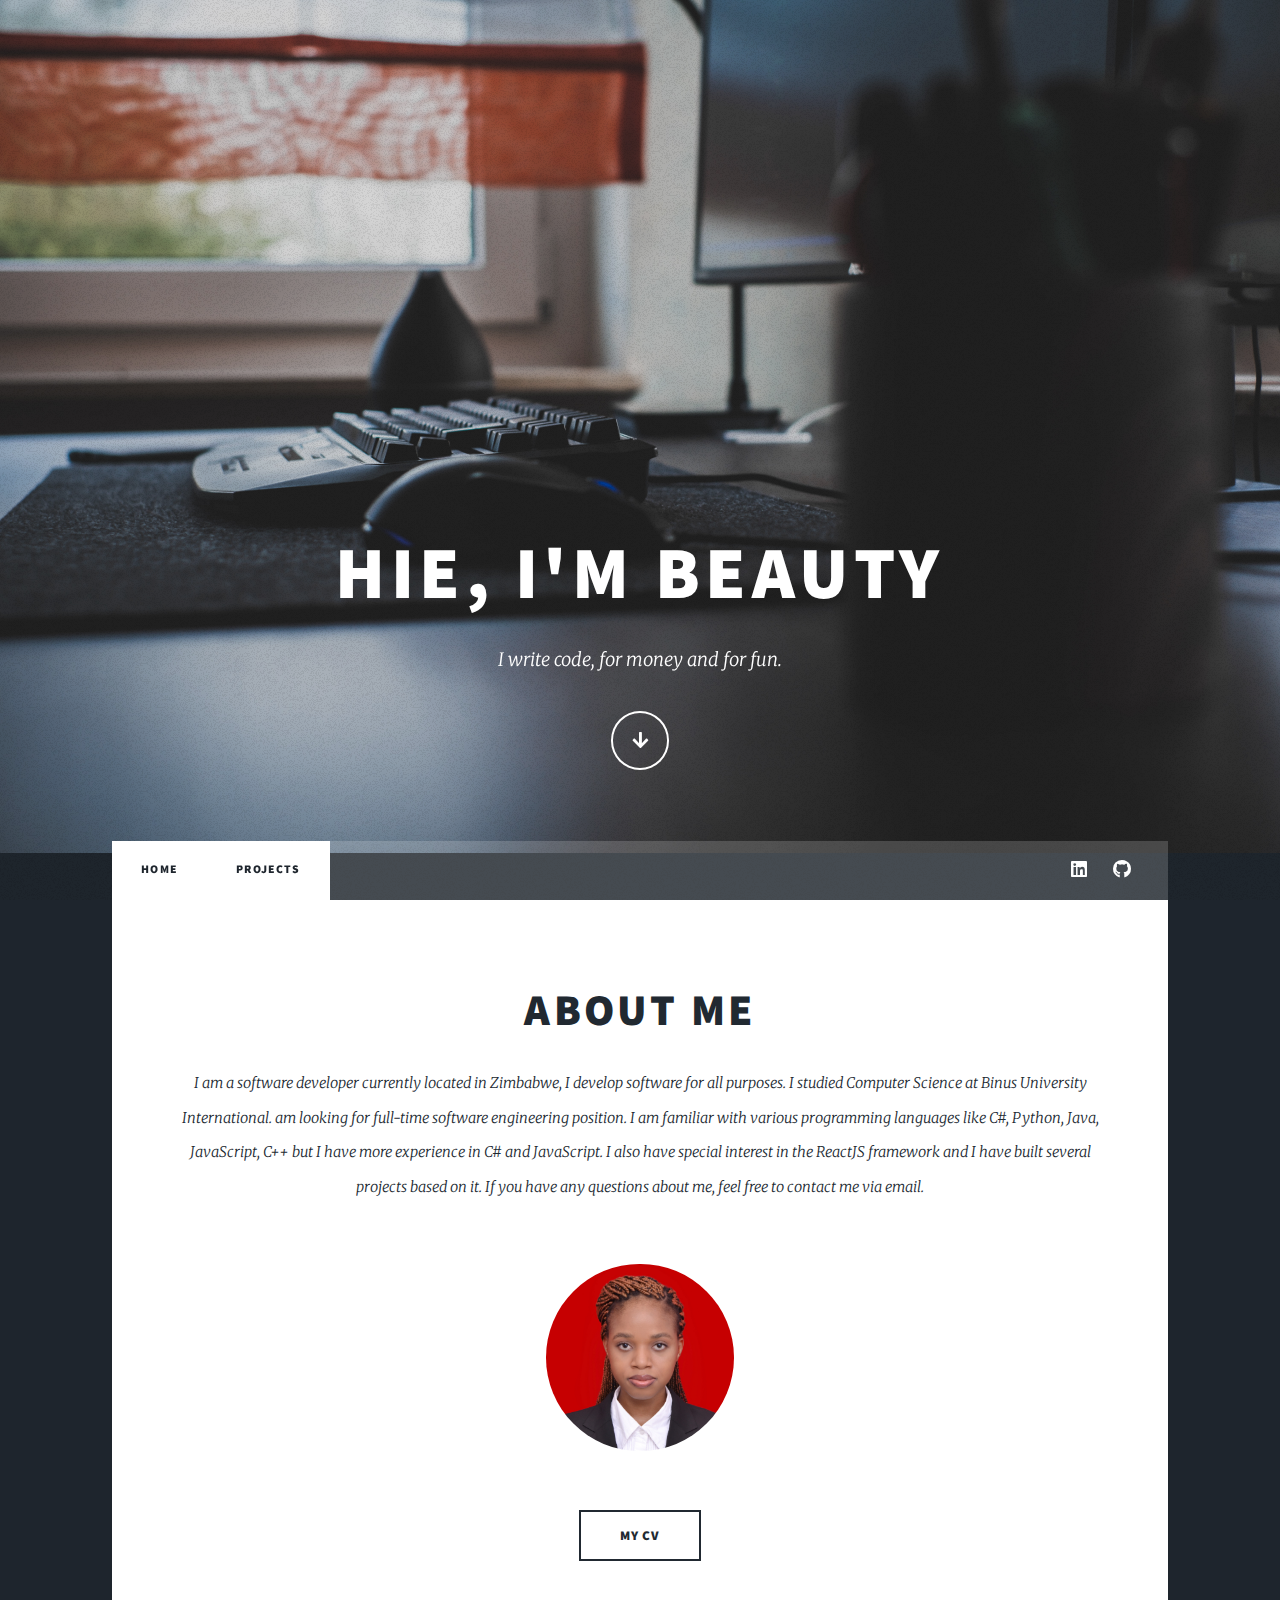
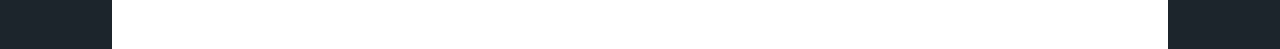
<file: index.html>
<!DOCTYPE html>

<html>
  <head>
    <title>Portfolio by Beauty</title>
    <meta charset="utf-8" />
    <meta
      name="viewport"
      content="width=device-width, initial-scale=1, user-scalable=no"
    />
    <link rel="stylesheet" href="assets/css/main.css" />
    <noscript><link rel="stylesheet" href="assets/css/noscript.css"/></noscript>
  </head>
  <body class="is-preload">
    <!-- Wrapper -->
    <div id="wrapper" class="fade-in">
      <!-- Intro -->
      <div id="intro">
        <h1>Hie, I'm Beauty</h1>
        <p>I write code, for money and for fun.</p>
        <ul class="actions">
          <li>
            <a
              href="#header"
              class="button icon solid solo fa-arrow-down scrolly"
              >Continue</a
            >
          </li>
        </ul>
      </div>

      <!-- Header -->
      <header id="header">
        <a href="projects.html" class="logo">Portfolio</a>
      </header>

      <!-- Nav -->
      <nav id="nav">
        <ul class="links">
          <li class="active"><a href="index.html">Home</a></li>
          <li class="active"><a href="projects.html">Projects</a></li>
        </ul>
        <ul class="icons">
          <li>
            <a
              href="https://www.linkedin.com/in/beauty-tasara-263a631b1"
              class="icon brands fa-linkedin"
              ><span class="label">Linkedin</span></a
            >
          </li>
          <li>
            <a
              href="https://github.com/beautytasara27"
              class="icon brands fa-github"
              ><span class="label">GitHub</span></a
            >
          </li>
        </ul>
      </nav>

      <!-- Main -->
      <div id="main">
        <!-- Featured Post -->
        <article class="post featured">
          <header class="major">
            <h2>About me</h2>
            <p>
              I am a software developer currently located in Zimbabwe, I
              develop software for all purposes. I studied Computer Science at Binus University International.  am looking for full-time software engineering position.
              I am familiar with various programming languages like C#, Python, Java, JavaScript, C++ but I have more experience in C# and JavaScript. I also have special interest in the ReactJS framework and I have built several 
              projects based on it. If you have any questions about me, feel free to contact me via email.
          </header>
          <div href="" class="image main">
            <img src="images/resized.jpg" alt="" />
          </div>

          <ul class="actions special">
            <li>
              <a
                href="https://drive.google.com/file/d/131yFMiPRzU1j66OeHDDwcb4eJAnkyr_R/view?usp=sharing"
                class="button large"
                >My CV</a
              >
            </li>
          </ul>
        </article>

        <!-- Footer -->
        <!--<footer>
								<div class="pagination">
								
									<a href="#" class="page active">1</a>
									<a href="#" class="page">2</a>
									<a href="#" class="page">3</a>
									<span class="extra">&hellip;</span>
									<a href="#" class="page">8</a>
									<a href="#" class="page">9</a>
									<a href="#" class="page">10</a>
									<a href="#" class="next">Next</a>
								</div>
							</footer>
						--></div>
      <!-- 
			
					<footer id="footer">
						<section>
							<form method="post" action="#">
								<div class="fields">
									<div class="field">
										<label for="name">Name</label>
										<input type="text" name="name" id="name" />
									</div>
									<div class="field">
										<label for="email">Email</label>
										<input type="text" name="email" id="email" />
									</div>
									<div class="field">
										<label for="message">Message</label>
										<textarea name="message" id="message" rows="3"></textarea>
									</div>
								</div>
								<ul class="actions">
									<li><input type="submit" value="Send Message" /></li>
								</ul>
							</form>
						</section>
						<section class="split contact">
							<section class="alt">
								<h3>Address</h3>
								<p>Binus Square<br />
								West Jakarta</p>
							</section>
							<section>
								<h3>Phone</h3>
								<p><a href="#"">+6281314871028</a></p>
							</section>
							<section>
								<h3>Email</h3>
								<p><a href="#">beautytasara27@gmail.com</a></p>
							</section>
							<section>
								<h3>Social</h3>
								<ul class="icons alt">
									<li><a href="https://www.linkedin.com/in/beauty-tasara-263a631b1" class="icon brands alt fa-linkedin"><span class="label">Linkedin</span></a></li>
									<li><a href="https://github.com/beautytasara27" class="icon brands alt fa-github"><span class="label">GitHub</span></a></li>
								</ul>
							</section>
						</section>
					</footer>
				 -->
      <!-- Copyright
					<div id="copyright">
						<ul><li>&copy; Untitled</li><li>Design: <a href="https://html5up.net">HTML5 UP</a></li></ul>
					</div>-->
    </div>

    <!-- Scripts -->
    <script src="assets/js/jquery.min.js"></script>
    <script src="assets/js/jquery.scrollex.min.js"></script>
    <script src="assets/js/jquery.scrolly.min.js"></script>
    <script src="assets/js/browser.min.js"></script>
    <script src="assets/js/breakpoints.min.js"></script>
    <script src="assets/js/util.js"></script>
    <script src="assets/js/main.js"></script>
  </body>
</html>
</file>
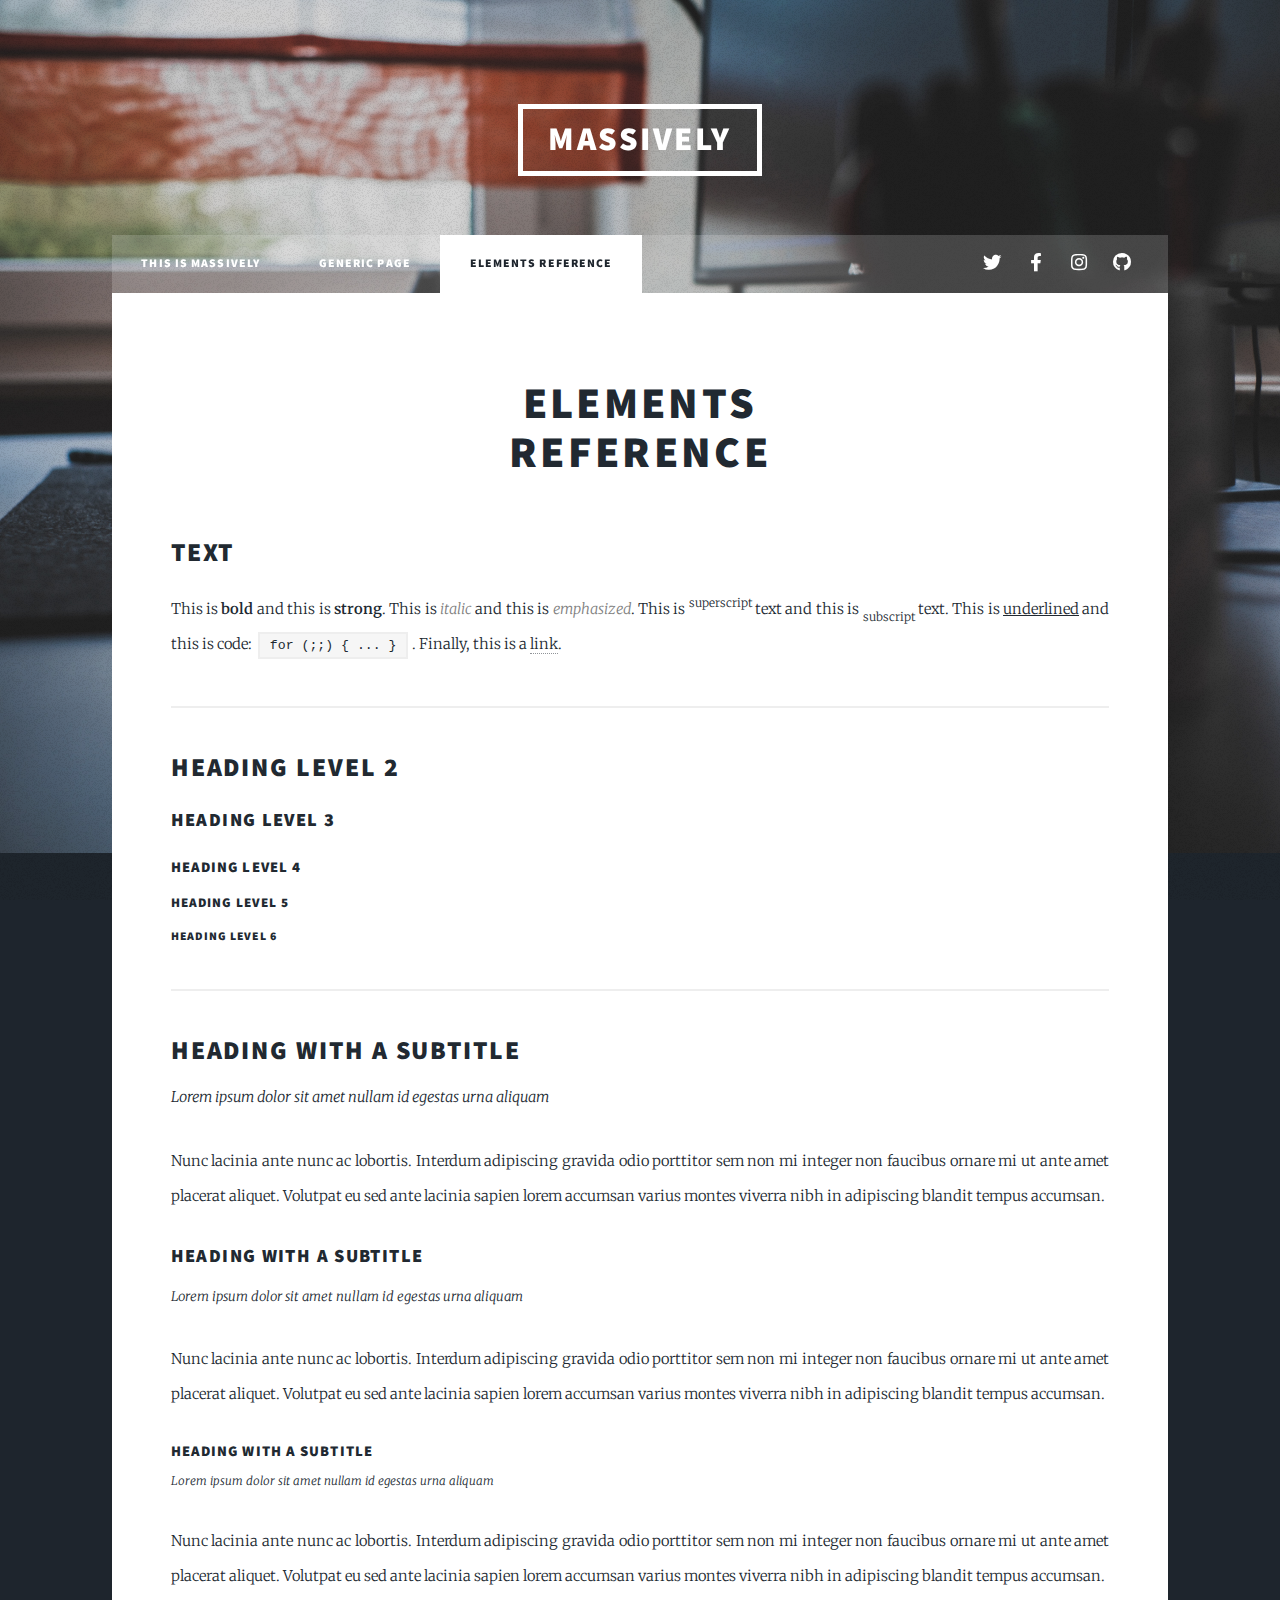
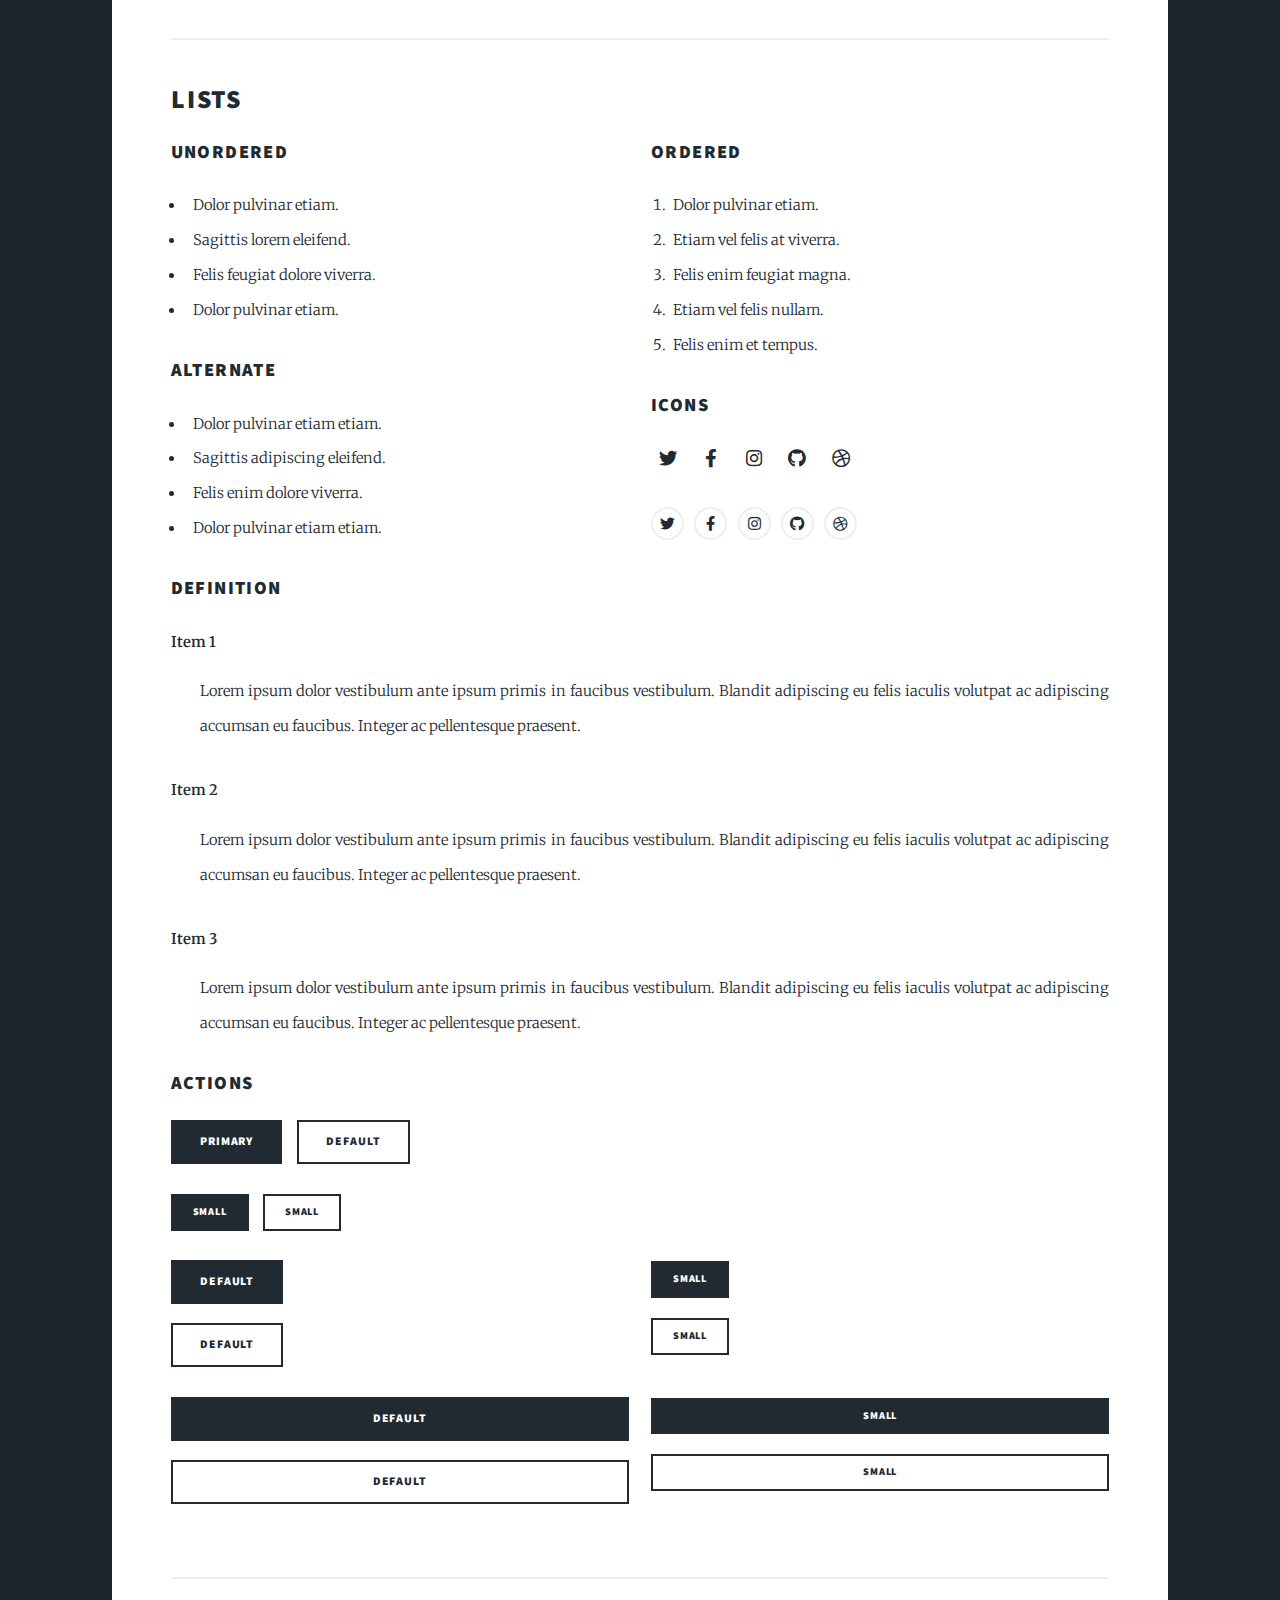
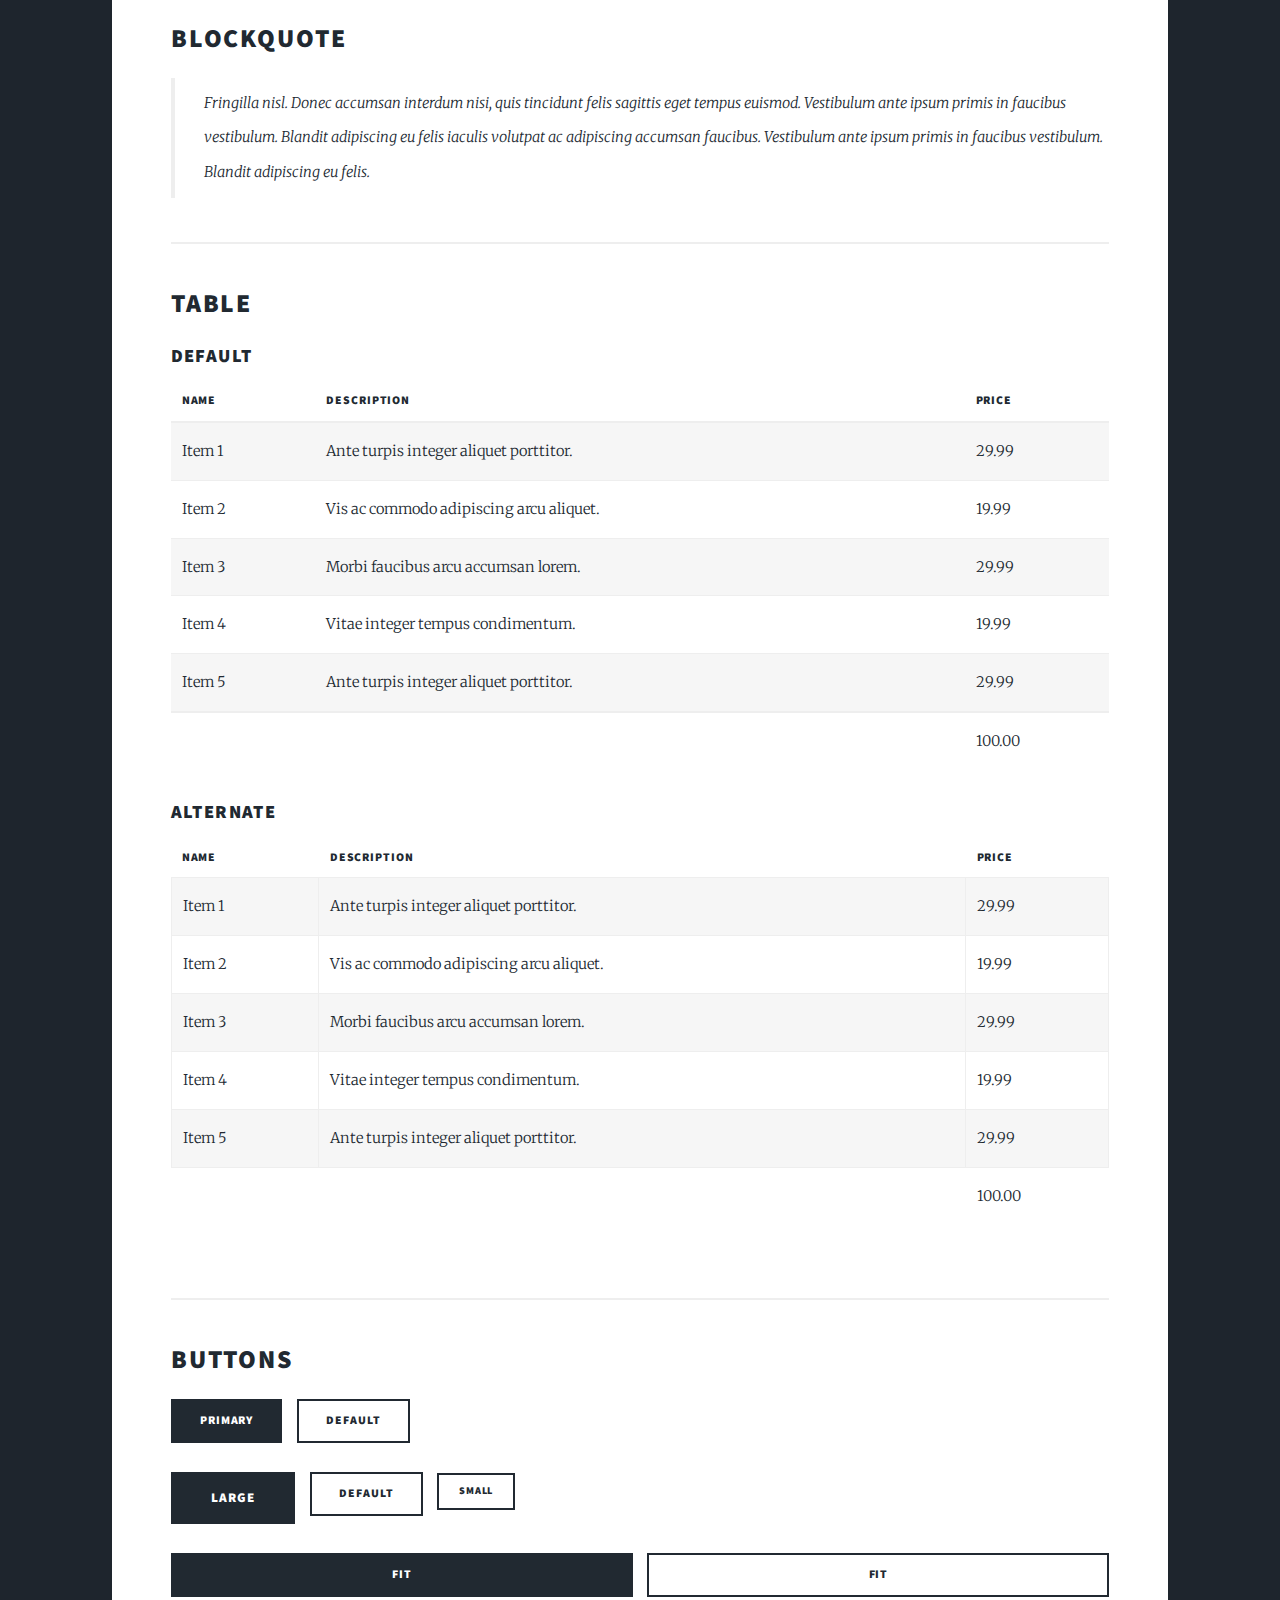
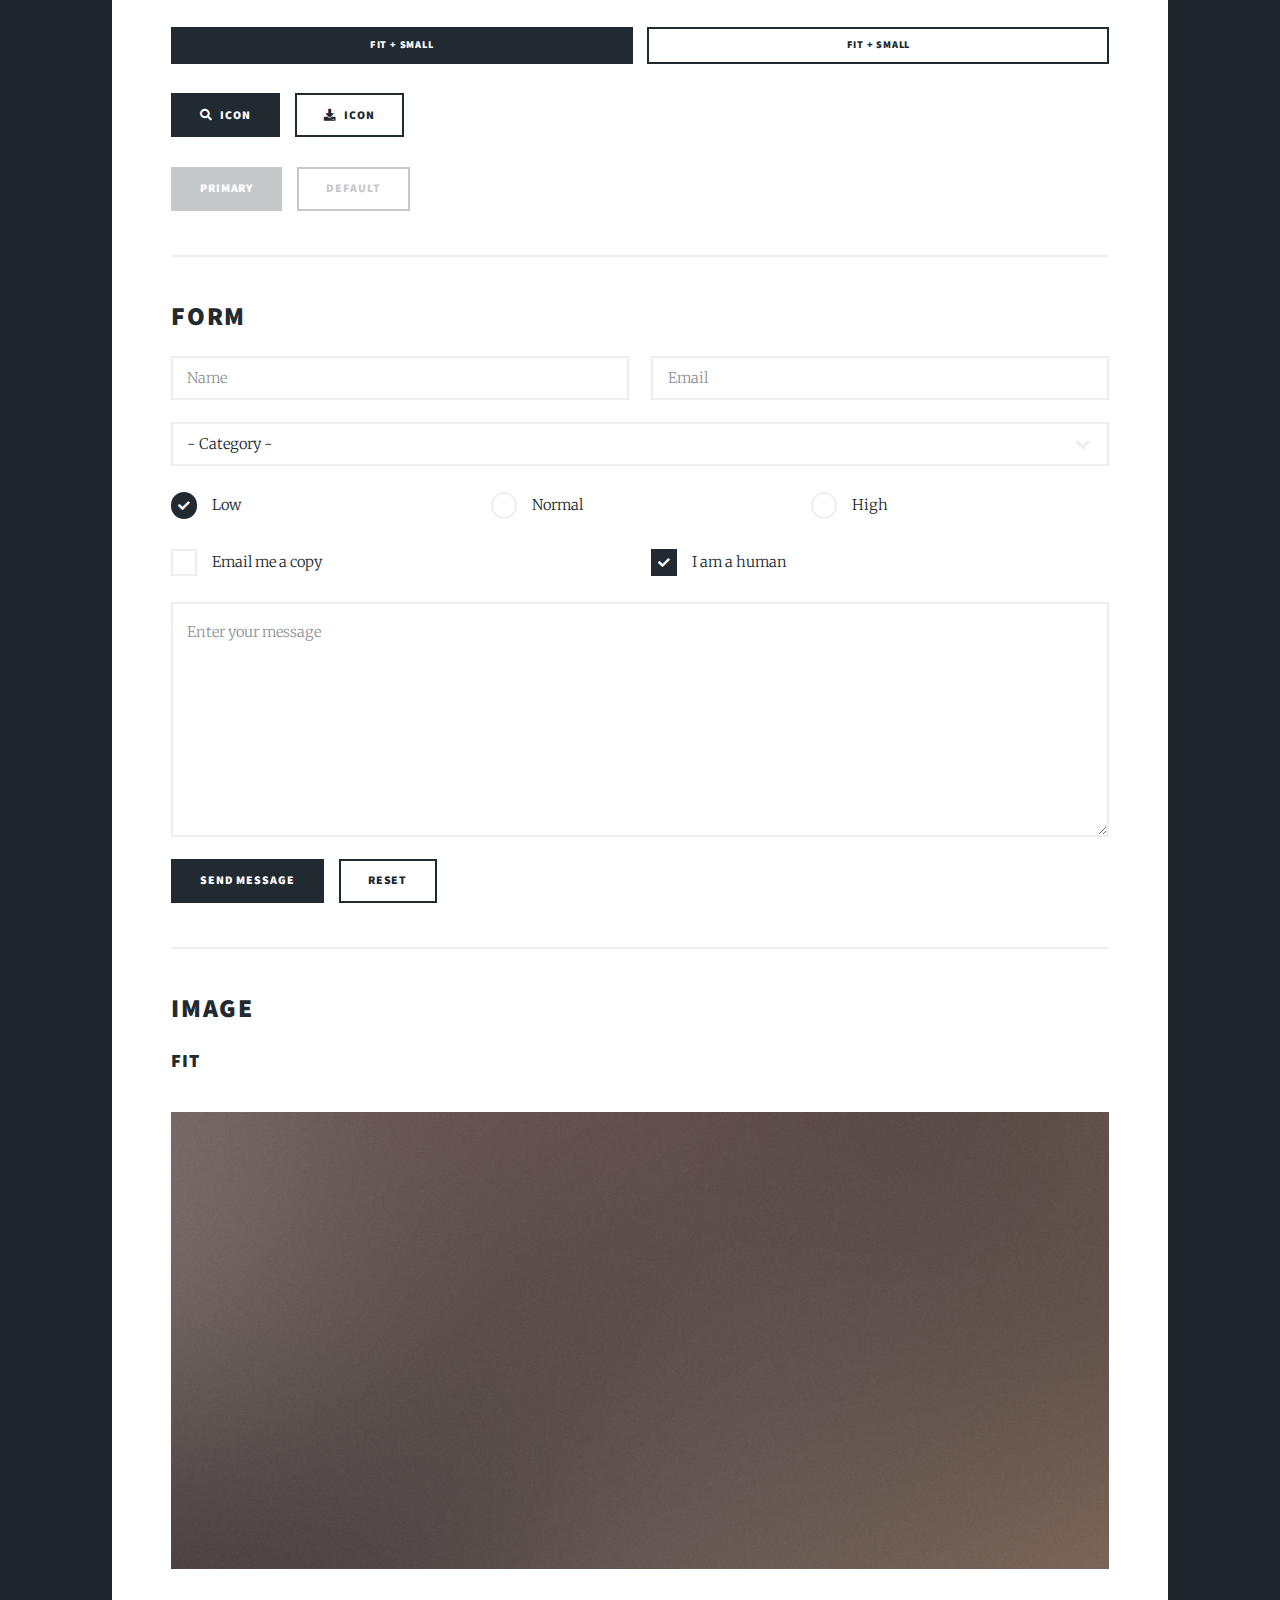
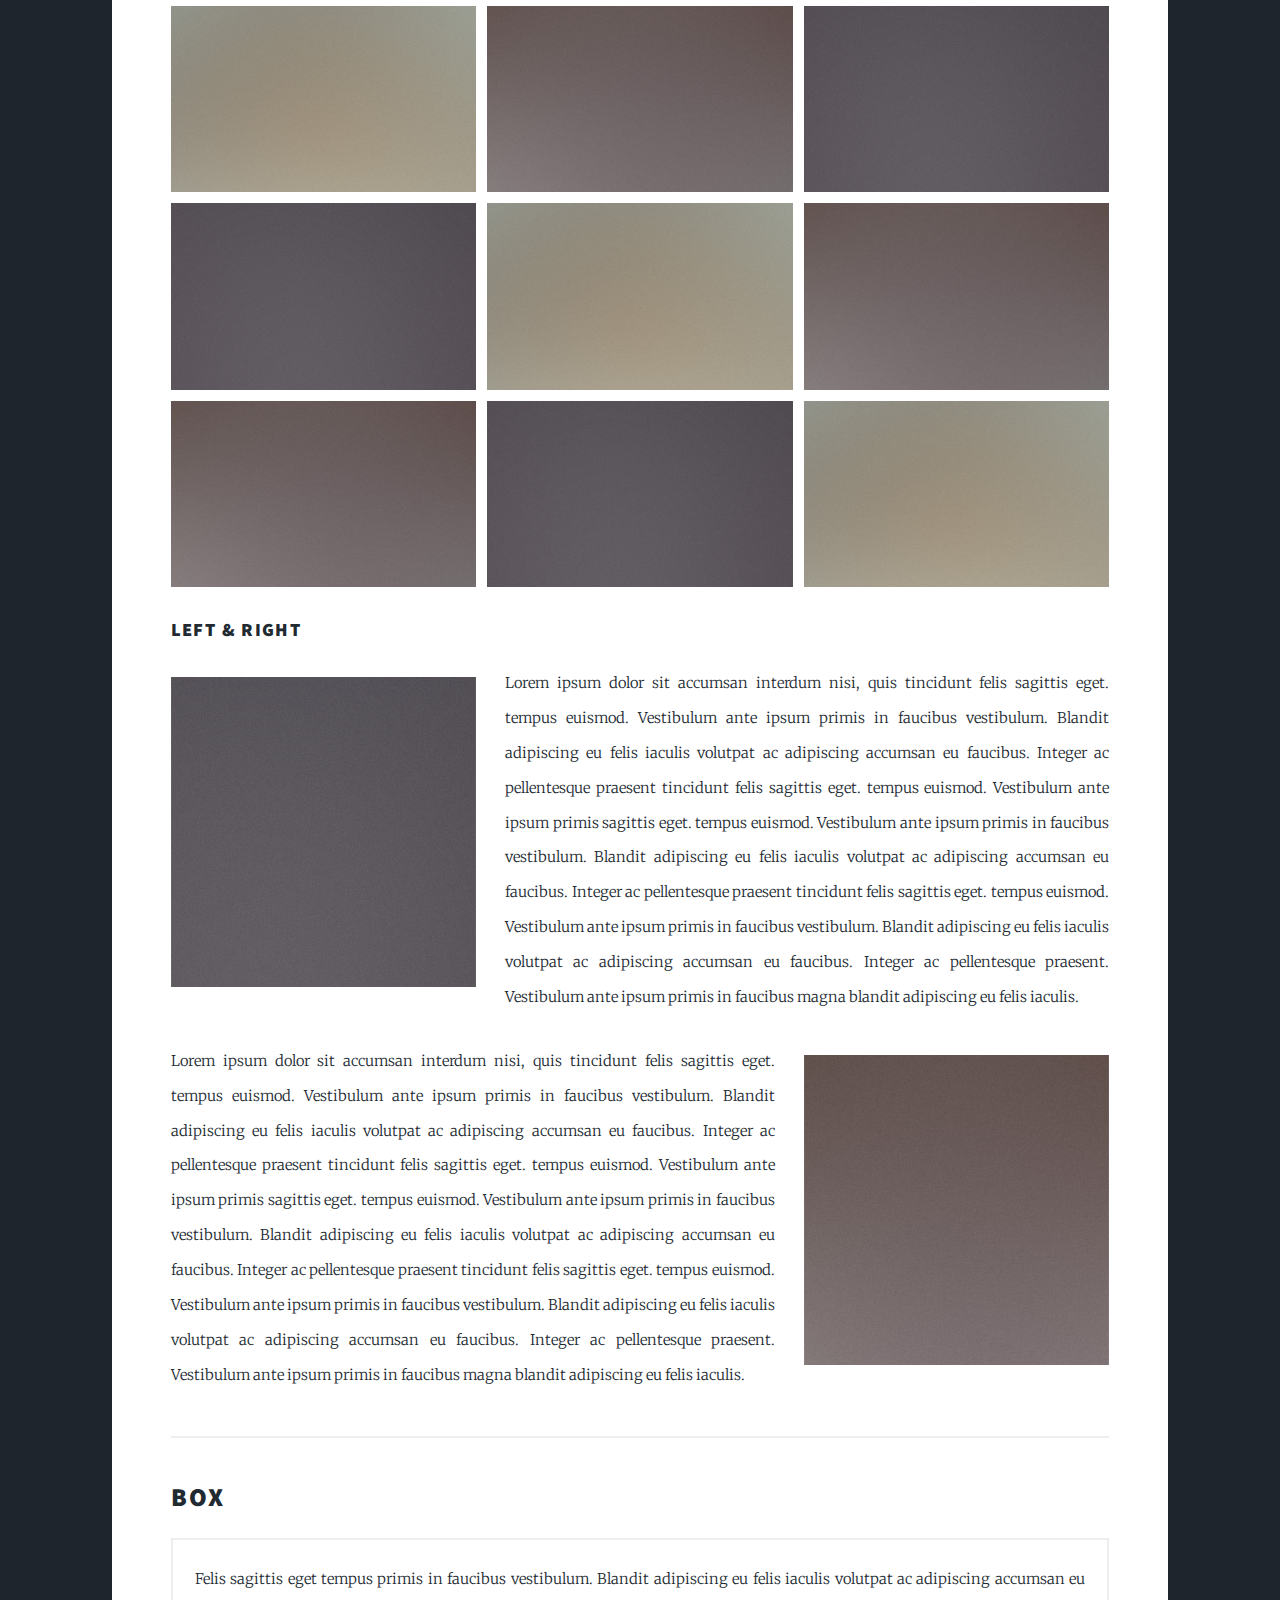
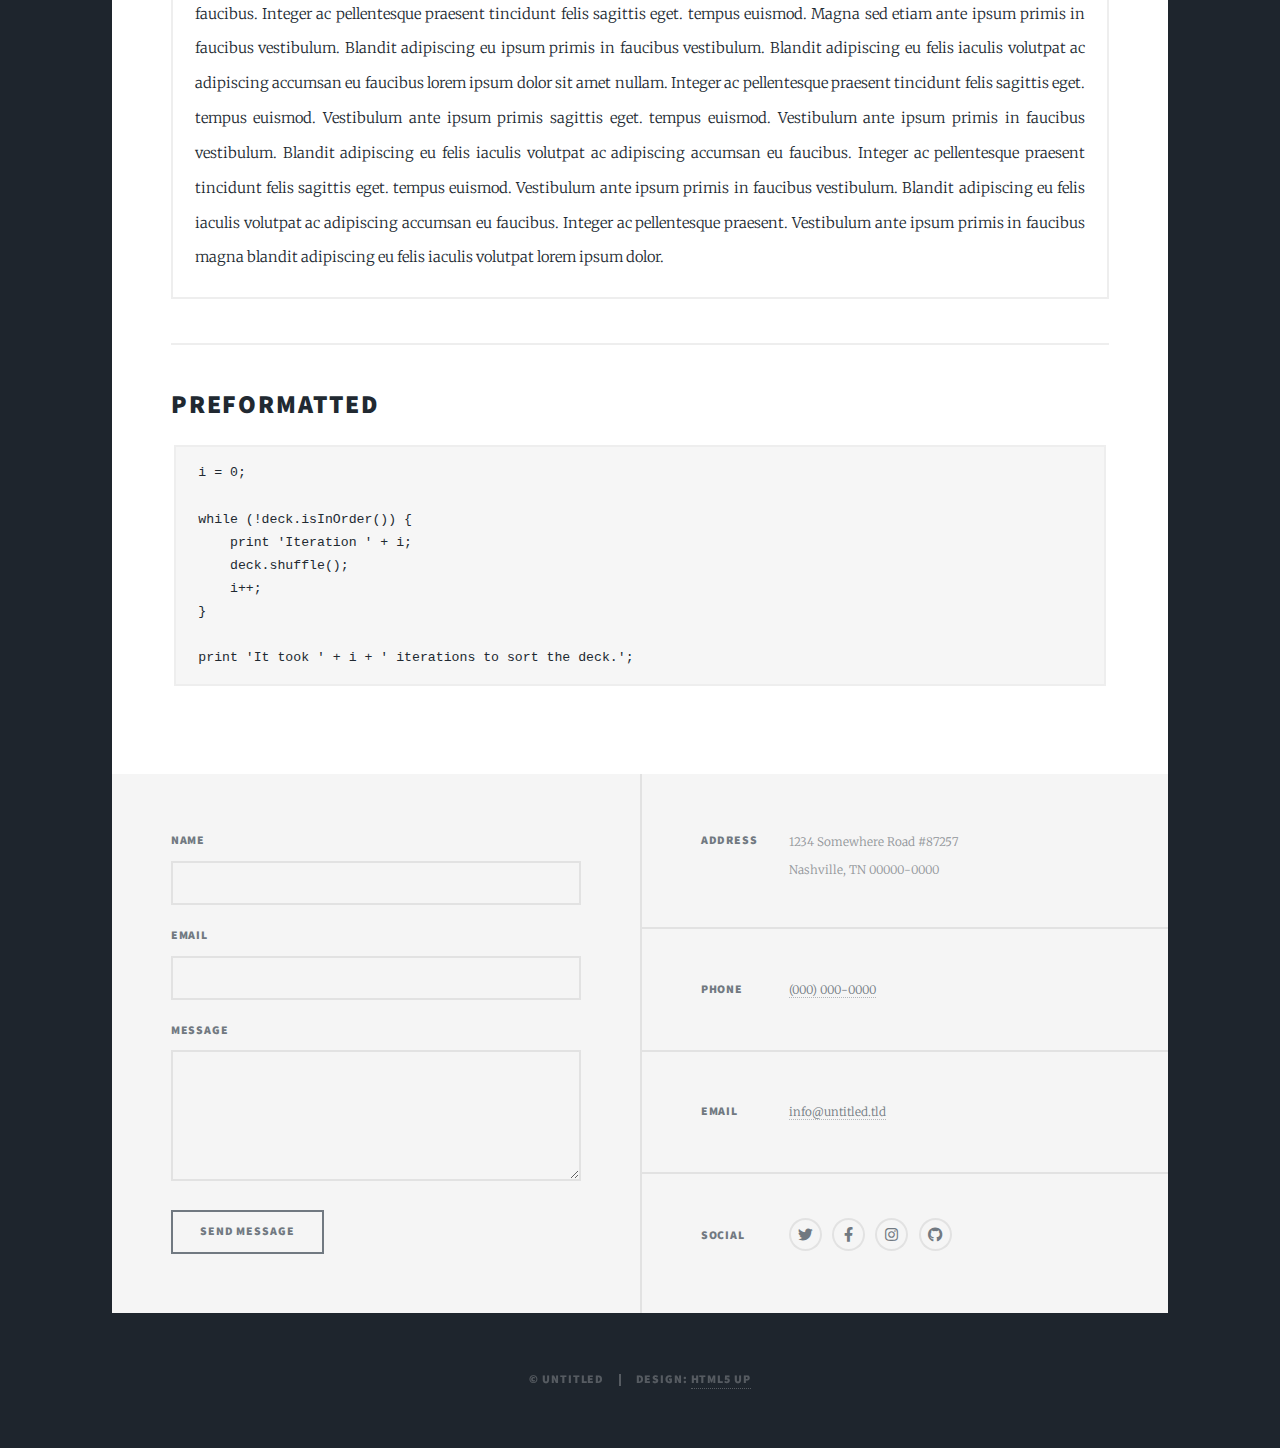
<file: elements.html>
<!DOCTYPE HTML>
<!--
	Massively by HTML5 UP
	html5up.net | @ajlkn
	Free for personal and commercial use under the CCA 3.0 license (html5up.net/license)
-->
<html>
	<head>
		<title>Elements Reference - Massively by HTML5 UP</title>
		<meta charset="utf-8" />
		<meta name="viewport" content="width=device-width, initial-scale=1, user-scalable=no" />
		<link rel="stylesheet" href="assets/css/main.css" />
		<noscript><link rel="stylesheet" href="assets/css/noscript.css" /></noscript>
	</head>
	<body class="is-preload">

		<!-- Wrapper -->
			<div id="wrapper">

				<!-- Header -->
					<header id="header">
						<a href="index.html" class="logo">Massively</a>
					</header>

				<!-- Nav -->
					<nav id="nav">
						<ul class="links">
							<li><a href="index.html">This is Massively</a></li>
							<li><a href="generic.html">Generic Page</a></li>
							<li class="active"><a href="elements.html">Elements Reference</a></li>
						</ul>
						<ul class="icons">
							<li><a href="#" class="icon brands fa-twitter"><span class="label">Twitter</span></a></li>
							<li><a href="#" class="icon brands fa-facebook-f"><span class="label">Facebook</span></a></li>
							<li><a href="#" class="icon brands fa-instagram"><span class="label">Instagram</span></a></li>
							<li><a href="#" class="icon brands fa-github"><span class="label">GitHub</span></a></li>
						</ul>
					</nav>

				<!-- Main -->
					<div id="main">

						<!-- Post -->
							<section class="post">
								<header class="major">
									<h1>Elements<br />
									Reference</h1>
								</header>

								<!-- Text stuff -->
									<h2>Text</h2>
									<p>This is <b>bold</b> and this is <strong>strong</strong>. This is <i>italic</i> and this is <em>emphasized</em>.
									This is <sup>superscript</sup> text and this is <sub>subscript</sub> text.
									This is <u>underlined</u> and this is code: <code>for (;;) { ... }</code>.
									Finally, this is a <a href="#">link</a>.</p>
									<hr />
									<h2>Heading Level 2</h2>
									<h3>Heading Level 3</h3>
									<h4>Heading Level 4</h4>
									<h5>Heading Level 5</h5>
									<h6>Heading Level 6</h6>
									<hr />
									<header>
										<h2>Heading with a Subtitle</h2>
										<p>Lorem ipsum dolor sit amet nullam id egestas urna aliquam</p>
									</header>
									<p>Nunc lacinia ante nunc ac lobortis. Interdum adipiscing gravida odio porttitor sem non mi integer non faucibus ornare mi ut ante amet placerat aliquet. Volutpat eu sed ante lacinia sapien lorem accumsan varius montes viverra nibh in adipiscing blandit tempus accumsan.</p>
									<header>
										<h3>Heading with a Subtitle</h3>
										<p>Lorem ipsum dolor sit amet nullam id egestas urna aliquam</p>
									</header>
									<p>Nunc lacinia ante nunc ac lobortis. Interdum adipiscing gravida odio porttitor sem non mi integer non faucibus ornare mi ut ante amet placerat aliquet. Volutpat eu sed ante lacinia sapien lorem accumsan varius montes viverra nibh in adipiscing blandit tempus accumsan.</p>
									<header>
										<h4>Heading with a Subtitle</h4>
										<p>Lorem ipsum dolor sit amet nullam id egestas urna aliquam</p>
									</header>
									<p>Nunc lacinia ante nunc ac lobortis. Interdum adipiscing gravida odio porttitor sem non mi integer non faucibus ornare mi ut ante amet placerat aliquet. Volutpat eu sed ante lacinia sapien lorem accumsan varius montes viverra nibh in adipiscing blandit tempus accumsan.</p>

									<hr />

								<!-- Lists -->
									<h2>Lists</h2>
									<div class="row">
										<div class="col-6 col-12-small">

											<h3>Unordered</h3>
											<ul>
												<li>Dolor pulvinar etiam.</li>
												<li>Sagittis lorem eleifend.</li>
												<li>Felis feugiat dolore viverra.</li>
												<li>Dolor pulvinar etiam.</li>
											</ul>

											<h3>Alternate</h3>
											<ul class="alt">
												<li>Dolor pulvinar etiam etiam.</li>
												<li>Sagittis adipiscing eleifend.</li>
												<li>Felis enim dolore viverra.</li>
												<li>Dolor pulvinar etiam etiam.</li>
											</ul>

										</div>
										<div class="col-6 col-12-small">

											<h3>Ordered</h3>
											<ol>
												<li>Dolor pulvinar etiam.</li>
												<li>Etiam vel felis at viverra.</li>
												<li>Felis enim feugiat magna.</li>
												<li>Etiam vel felis nullam.</li>
												<li>Felis enim et tempus.</li>
											</ol>

											<h3>Icons</h3>
											<ul class="icons">
												<li><a href="#" class="icon brands fa-twitter"><span class="label">Twitter</span></a></li>
												<li><a href="#" class="icon brands fa-facebook-f"><span class="label">Facebook</span></a></li>
												<li><a href="#" class="icon brands fa-instagram"><span class="label">Instagram</span></a></li>
												<li><a href="#" class="icon brands fa-github"><span class="label">Github</span></a></li>
												<li><a href="#" class="icon brands fa-dribbble"><span class="label">Dribbble</span></a></li>
											</ul>
											<ul class="icons alt">
												<li><a href="#" class="icon brands alt fa-twitter"><span class="label">Twitter</span></a></li>
												<li><a href="#" class="icon brands alt fa-facebook-f"><span class="label">Facebook</span></a></li>
												<li><a href="#" class="icon brands alt fa-instagram"><span class="label">Instagram</span></a></li>
												<li><a href="#" class="icon brands alt fa-github"><span class="label">Github</span></a></li>
												<li><a href="#" class="icon brands alt fa-dribbble"><span class="label">Dribbble</span></a></li>
											</ul>

										</div>
									</div>
									<h3>Definition</h3>
									<dl>
										<dt>Item 1</dt>
										<dd>
											<p>Lorem ipsum dolor vestibulum ante ipsum primis in faucibus vestibulum. Blandit adipiscing eu felis iaculis volutpat ac adipiscing accumsan eu faucibus. Integer ac pellentesque praesent.</p>
										</dd>
										<dt>Item 2</dt>
										<dd>
											<p>Lorem ipsum dolor vestibulum ante ipsum primis in faucibus vestibulum. Blandit adipiscing eu felis iaculis volutpat ac adipiscing accumsan eu faucibus. Integer ac pellentesque praesent.</p>
										</dd>
										<dt>Item 3</dt>
										<dd>
											<p>Lorem ipsum dolor vestibulum ante ipsum primis in faucibus vestibulum. Blandit adipiscing eu felis iaculis volutpat ac adipiscing accumsan eu faucibus. Integer ac pellentesque praesent.</p>
										</dd>
									</dl>

									<h3>Actions</h3>
									<ul class="actions">
										<li><a href="#" class="button primary">Primary</a></li>
										<li><a href="#" class="button">Default</a></li>
									</ul>
									<ul class="actions small">
										<li><a href="#" class="button primary small">Small</a></li>
										<li><a href="#" class="button small">Small</a></li>
									</ul>
									<div class="row">
										<div class="col-6 col-12-small">
											<ul class="actions stacked">
												<li><a href="#" class="button primary">Default</a></li>
												<li><a href="#" class="button">Default</a></li>
											</ul>
										</div>
										<div class="col-6 col-12-small">
											<ul class="actions stacked">
												<li><a href="#" class="button primary small">Small</a></li>
												<li><a href="#" class="button small">Small</a></li>
											</ul>
										</div>
									</div>
									<div class="row">
										<div class="col-6 col-12-small">
											<ul class="actions stacked">
												<li><a href="#" class="button primary fit">Default</a></li>
												<li><a href="#" class="button fit">Default</a></li>
											</ul>
										</div>
										<div class="col-6 col-12-small">
											<ul class="actions stacked">
												<li><a href="#" class="button primary small fit">Small</a></li>
												<li><a href="#" class="button small fit">Small</a></li>
											</ul>
										</div>
									</div>

									<hr />

								<!-- Blockquote -->
									<h2>Blockquote</h2>
									<blockquote>Fringilla nisl. Donec accumsan interdum nisi, quis tincidunt felis sagittis eget tempus euismod. Vestibulum ante ipsum primis in faucibus vestibulum. Blandit adipiscing eu felis iaculis volutpat ac adipiscing accumsan faucibus. Vestibulum ante ipsum primis in faucibus vestibulum. Blandit adipiscing eu felis.</blockquote>

									<hr />

								<!-- Table -->
									<h2>Table</h2>

									<h3>Default</h3>
									<div class="table-wrapper">
										<table>
											<thead>
												<tr>
													<th>Name</th>
													<th>Description</th>
													<th>Price</th>
												</tr>
											</thead>
											<tbody>
												<tr>
													<td>Item 1</td>
													<td>Ante turpis integer aliquet porttitor.</td>
													<td>29.99</td>
												</tr>
												<tr>
													<td>Item 2</td>
													<td>Vis ac commodo adipiscing arcu aliquet.</td>
													<td>19.99</td>
												</tr>
												<tr>
													<td>Item 3</td>
													<td> Morbi faucibus arcu accumsan lorem.</td>
													<td>29.99</td>
												</tr>
												<tr>
													<td>Item 4</td>
													<td>Vitae integer tempus condimentum.</td>
													<td>19.99</td>
												</tr>
												<tr>
													<td>Item 5</td>
													<td>Ante turpis integer aliquet porttitor.</td>
													<td>29.99</td>
												</tr>
											</tbody>
											<tfoot>
												<tr>
													<td colspan="2"></td>
													<td>100.00</td>
												</tr>
											</tfoot>
										</table>
									</div>

									<h3>Alternate</h3>
									<div class="table-wrapper">
										<table class="alt">
											<thead>
												<tr>
													<th>Name</th>
													<th>Description</th>
													<th>Price</th>
												</tr>
											</thead>
											<tbody>
												<tr>
													<td>Item 1</td>
													<td>Ante turpis integer aliquet porttitor.</td>
													<td>29.99</td>
												</tr>
												<tr>
													<td>Item 2</td>
													<td>Vis ac commodo adipiscing arcu aliquet.</td>
													<td>19.99</td>
												</tr>
												<tr>
													<td>Item 3</td>
													<td> Morbi faucibus arcu accumsan lorem.</td>
													<td>29.99</td>
												</tr>
												<tr>
													<td>Item 4</td>
													<td>Vitae integer tempus condimentum.</td>
													<td>19.99</td>
												</tr>
												<tr>
													<td>Item 5</td>
													<td>Ante turpis integer aliquet porttitor.</td>
													<td>29.99</td>
												</tr>
											</tbody>
											<tfoot>
												<tr>
													<td colspan="2"></td>
													<td>100.00</td>
												</tr>
											</tfoot>
										</table>
									</div>

									<hr />

								<!-- Buttons -->
									<h2>Buttons</h2>
									<ul class="actions">
										<li><a href="#" class="button primary">Primary</a></li>
										<li><a href="#" class="button">Default</a></li>
									</ul>
									<ul class="actions">
										<li><a href="#" class="button primary large">Large</a></li>
										<li><a href="#" class="button">Default</a></li>
										<li><a href="#" class="button small">Small</a></li>
									</ul>
									<ul class="actions fit">
										<li><a href="#" class="button primary fit">Fit</a></li>
										<li><a href="#" class="button fit">Fit</a></li>
									</ul>
									<ul class="actions fit small">
										<li><a href="#" class="button primary fit small">Fit + Small</a></li>
										<li><a href="#" class="button fit small">Fit + Small</a></li>
									</ul>
									<ul class="actions">
										<li><a href="#" class="button primary icon solid fa-search">Icon</a></li>
										<li><a href="#" class="button icon solid fa-download">Icon</a></li>
									</ul>
									<ul class="actions">
										<li><span class="button primary disabled">Primary</span></li>
										<li><span class="button disabled">Default</span></li>
									</ul>

									<hr />

								<!-- Form -->
									<h2>Form</h2>

									<form method="post" action="#">
										<div class="row gtr-uniform">
											<div class="col-6 col-12-xsmall">
												<input type="text" name="demo-name" id="demo-name" value="" placeholder="Name" />
											</div>
											<div class="col-6 col-12-xsmall">
												<input type="email" name="demo-email" id="demo-email" value="" placeholder="Email" />
											</div>
											<!-- Break -->
											<div class="col-12">
												<select name="demo-category" id="demo-category">
													<option value="">- Category -</option>
													<option value="1">Manufacturing</option>
													<option value="1">Shipping</option>
													<option value="1">Administration</option>
													<option value="1">Human Resources</option>
												</select>
											</div>
											<!-- Break -->
											<div class="col-4 col-12-small">
												<input type="radio" id="demo-priority-low" name="demo-priority" checked>
												<label for="demo-priority-low">Low</label>
											</div>
											<div class="col-4 col-12-small">
												<input type="radio" id="demo-priority-normal" name="demo-priority">
												<label for="demo-priority-normal">Normal</label>
											</div>
											<div class="col-4 col-12-small">
												<input type="radio" id="demo-priority-high" name="demo-priority">
												<label for="demo-priority-high">High</label>
											</div>
											<!-- Break -->
											<div class="col-6 col-12-small">
												<input type="checkbox" id="demo-copy" name="demo-copy">
												<label for="demo-copy">Email me a copy</label>
											</div>
											<div class="col-6 col-12-small">
												<input type="checkbox" id="demo-human" name="demo-human" checked>
												<label for="demo-human">I am a human</label>
											</div>
											<!-- Break -->
											<div class="col-12">
												<textarea name="demo-message" id="demo-message" placeholder="Enter your message" rows="6"></textarea>
											</div>
											<!-- Break -->
											<div class="col-12">
												<ul class="actions">
													<li><input type="submit" value="Send Message" class="primary" /></li>
													<li><input type="reset" value="Reset" /></li>
												</ul>
											</div>
										</div>
									</form>

									<hr />

								<!-- Image -->
									<h2>Image</h2>

									<h3>Fit</h3>
									<span class="image fit"><img src="images/pic01.jpg" alt="" /></span>
									<div class="box alt">
										<div class="row gtr-50 gtr-uniform">
											<div class="col-4"><span class="image fit"><img src="images/pic02.jpg" alt="" /></span></div>
											<div class="col-4"><span class="image fit"><img src="images/pic03.jpg" alt="" /></span></div>
											<div class="col-4"><span class="image fit"><img src="images/pic04.jpg" alt="" /></span></div>
											<!-- Break -->
											<div class="col-4"><span class="image fit"><img src="images/pic04.jpg" alt="" /></span></div>
											<div class="col-4"><span class="image fit"><img src="images/pic02.jpg" alt="" /></span></div>
											<div class="col-4"><span class="image fit"><img src="images/pic03.jpg" alt="" /></span></div>
											<!-- Break -->
											<div class="col-4"><span class="image fit"><img src="images/pic03.jpg" alt="" /></span></div>
											<div class="col-4"><span class="image fit"><img src="images/pic04.jpg" alt="" /></span></div>
											<div class="col-4"><span class="image fit"><img src="images/pic02.jpg" alt="" /></span></div>
										</div>
									</div>

									<h3>Left &amp; Right</h3>
									<p><span class="image left"><img src="images/pic08.jpg" alt="" /></span>Lorem ipsum dolor sit accumsan interdum nisi, quis tincidunt felis sagittis eget. tempus euismod. Vestibulum ante ipsum primis in faucibus vestibulum. Blandit adipiscing eu felis iaculis volutpat ac adipiscing accumsan eu faucibus. Integer ac pellentesque praesent tincidunt felis sagittis eget. tempus euismod. Vestibulum ante ipsum primis sagittis eget. tempus euismod. Vestibulum ante ipsum primis in faucibus vestibulum. Blandit adipiscing eu felis iaculis volutpat ac adipiscing accumsan eu faucibus. Integer ac pellentesque praesent tincidunt felis sagittis eget. tempus euismod. Vestibulum ante ipsum primis in faucibus vestibulum. Blandit adipiscing eu felis iaculis volutpat ac adipiscing accumsan eu faucibus. Integer ac pellentesque praesent. Vestibulum ante ipsum primis in faucibus magna blandit adipiscing eu felis iaculis.</p>
									<p><span class="image right"><img src="images/pic09.jpg" alt="" /></span>Lorem ipsum dolor sit accumsan interdum nisi, quis tincidunt felis sagittis eget. tempus euismod. Vestibulum ante ipsum primis in faucibus vestibulum. Blandit adipiscing eu felis iaculis volutpat ac adipiscing accumsan eu faucibus. Integer ac pellentesque praesent tincidunt felis sagittis eget. tempus euismod. Vestibulum ante ipsum primis sagittis eget. tempus euismod. Vestibulum ante ipsum primis in faucibus vestibulum. Blandit adipiscing eu felis iaculis volutpat ac adipiscing accumsan eu faucibus. Integer ac pellentesque praesent tincidunt felis sagittis eget. tempus euismod. Vestibulum ante ipsum primis in faucibus vestibulum. Blandit adipiscing eu felis iaculis volutpat ac adipiscing accumsan eu faucibus. Integer ac pellentesque praesent. Vestibulum ante ipsum primis in faucibus magna blandit adipiscing eu felis iaculis.</p>

									<hr />

								<!-- Box -->
									<h2>Box</h2>
									<div class="box">
										<p>Felis sagittis eget tempus primis in faucibus vestibulum. Blandit adipiscing eu felis iaculis volutpat ac adipiscing accumsan eu faucibus. Integer ac pellentesque praesent tincidunt felis sagittis eget. tempus euismod. Magna sed etiam ante ipsum primis in faucibus vestibulum. Blandit adipiscing eu ipsum primis in faucibus vestibulum. Blandit adipiscing eu felis iaculis volutpat ac adipiscing accumsan eu faucibus lorem ipsum dolor sit amet nullam. Integer ac pellentesque praesent tincidunt felis sagittis eget. tempus euismod. Vestibulum ante ipsum primis sagittis eget. tempus euismod. Vestibulum ante ipsum primis in faucibus vestibulum. Blandit adipiscing eu felis iaculis volutpat ac adipiscing accumsan eu faucibus. Integer ac pellentesque praesent tincidunt felis sagittis eget. tempus euismod. Vestibulum ante ipsum primis in faucibus vestibulum. Blandit adipiscing eu felis iaculis volutpat ac adipiscing accumsan eu faucibus. Integer ac pellentesque praesent. Vestibulum ante ipsum primis in faucibus magna blandit adipiscing eu felis iaculis volutpat lorem ipsum dolor.</p>
									</div>

									<hr />

								<!-- Preformatted Code -->
									<h2>Preformatted</h2>
									<pre><code>i = 0;

while (!deck.isInOrder()) {
    print 'Iteration ' + i;
    deck.shuffle();
    i++;
}

print 'It took ' + i + ' iterations to sort the deck.';
</code></pre>

							</section>

					</div>

				<!-- Footer -->
					<footer id="footer">
						<section>
							<form method="post" action="#">
								<div class="fields">
									<div class="field">
										<label for="name">Name</label>
										<input type="text" name="name" id="name" />
									</div>
									<div class="field">
										<label for="email">Email</label>
										<input type="text" name="email" id="email" />
									</div>
									<div class="field">
										<label for="message">Message</label>
										<textarea name="message" id="message" rows="3"></textarea>
									</div>
								</div>
								<ul class="actions">
									<li><input type="submit" value="Send Message" /></li>
								</ul>
							</form>
						</section>
						<section class="split contact">
							<section class="alt">
								<h3>Address</h3>
								<p>1234 Somewhere Road #87257<br />
								Nashville, TN 00000-0000</p>
							</section>
							<section>
								<h3>Phone</h3>
								<p><a href="#">(000) 000-0000</a></p>
							</section>
							<section>
								<h3>Email</h3>
								<p><a href="#">info@untitled.tld</a></p>
							</section>
							<section>
								<h3>Social</h3>
								<ul class="icons alt">
									<li><a href="#" class="icon brands alt fa-twitter"><span class="label">Twitter</span></a></li>
									<li><a href="#" class="icon brands alt fa-facebook-f"><span class="label">Facebook</span></a></li>
									<li><a href="#" class="icon brands alt fa-instagram"><span class="label">Instagram</span></a></li>
									<li><a href="#" class="icon brands alt fa-github"><span class="label">GitHub</span></a></li>
								</ul>
							</section>
						</section>
					</footer>

				<!-- Copyright -->
					<div id="copyright">
						<ul><li>&copy; Untitled</li><li>Design: <a href="https://html5up.net">HTML5 UP</a></li></ul>
					</div>

			</div>

		<!-- Scripts -->
			<script src="assets/js/jquery.min.js"></script>
			<script src="assets/js/jquery.scrollex.min.js"></script>
			<script src="assets/js/jquery.scrolly.min.js"></script>
			<script src="assets/js/browser.min.js"></script>
			<script src="assets/js/breakpoints.min.js"></script>
			<script src="assets/js/util.js"></script>
			<script src="assets/js/main.js"></script>

	</body>
</html>
</file>
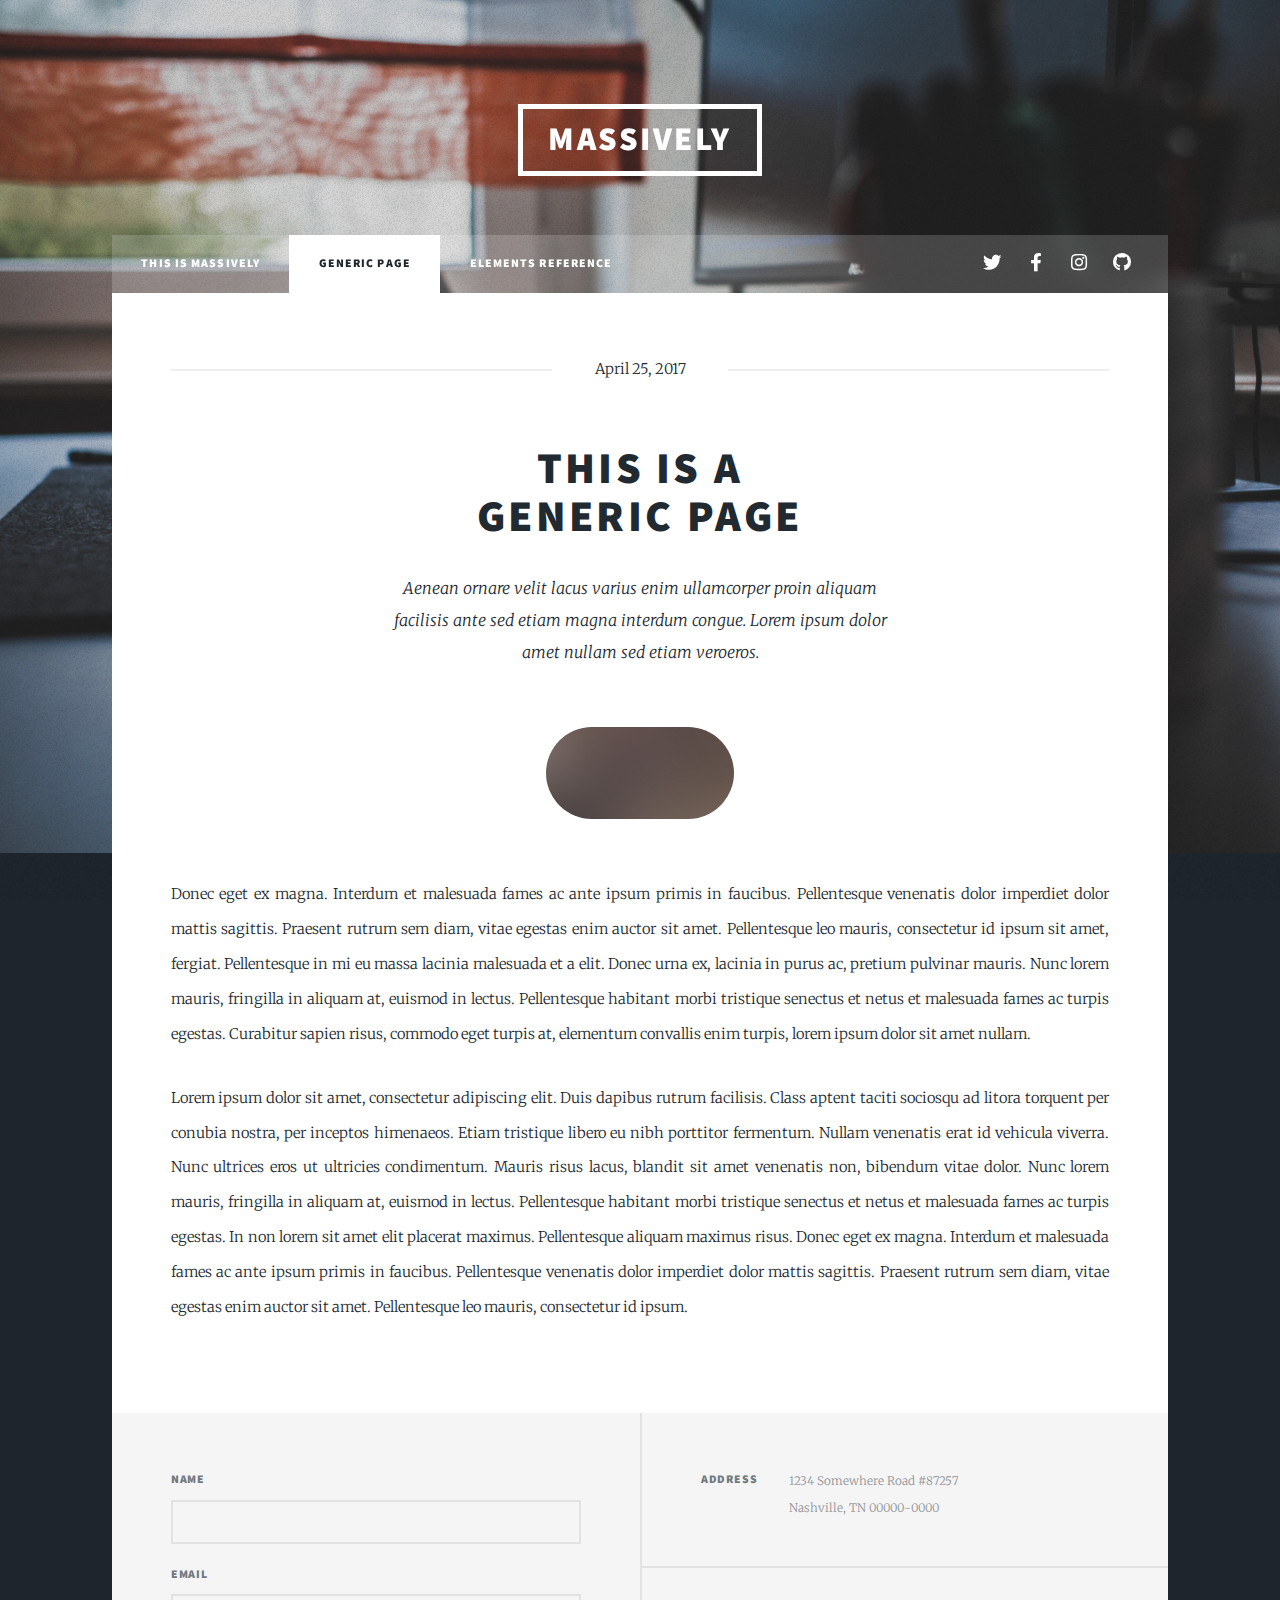
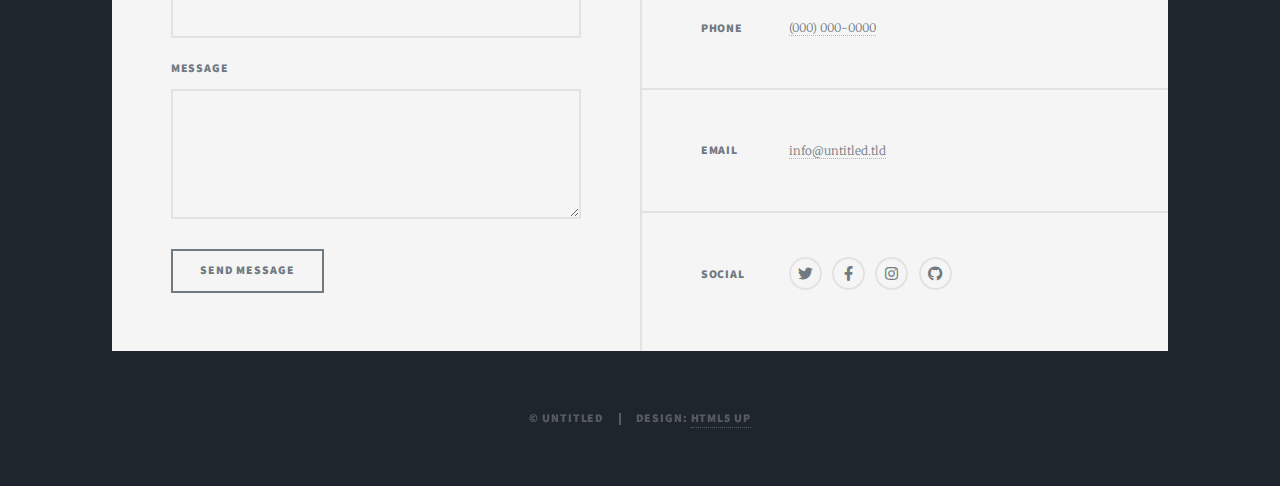
<file: generic.html>
<!DOCTYPE HTML>
<!--
	Massively by HTML5 UP
	html5up.net | @ajlkn
	Free for personal and commercial use under the CCA 3.0 license (html5up.net/license)
-->
<html>
	<head>
		<title>Generic Page - Massively by HTML5 UP</title>
		<meta charset="utf-8" />
		<meta name="viewport" content="width=device-width, initial-scale=1, user-scalable=no" />
		<link rel="stylesheet" href="assets/css/main.css" />
		<noscript><link rel="stylesheet" href="assets/css/noscript.css" /></noscript>
	</head>
	<body class="is-preload">

		<!-- Wrapper -->
			<div id="wrapper">

				<!-- Header -->
					<header id="header">
						<a href="index.html" class="logo">Massively</a>
					</header>

				<!-- Nav -->
					<nav id="nav">
						<ul class="links">
							<li><a href="index.html">This is Massively</a></li>
							<li class="active"><a href="generic.html">Generic Page</a></li>
							<li><a href="elements.html">Elements Reference</a></li>
						</ul>
						<ul class="icons">
							<li><a href="#" class="icon brands fa-twitter"><span class="label">Twitter</span></a></li>
							<li><a href="#" class="icon brands fa-facebook-f"><span class="label">Facebook</span></a></li>
							<li><a href="#" class="icon brands fa-instagram"><span class="label">Instagram</span></a></li>
							<li><a href="#" class="icon brands fa-github"><span class="label">GitHub</span></a></li>
						</ul>
					</nav>

				<!-- Main -->
					<div id="main">

						<!-- Post -->
							<section class="post">
								<header class="major">
									<span class="date">April 25, 2017</span>
									<h1>This is a<br />
									Generic Page</h1>
									<p>Aenean ornare velit lacus varius enim ullamcorper proin aliquam<br />
									facilisis ante sed etiam magna interdum congue. Lorem ipsum dolor<br />
									amet nullam sed etiam veroeros.</p>
								</header>
								<div class="image main"><img src="images/pic01.jpg" alt="" /></div>
								<p>Donec eget ex magna. Interdum et malesuada fames ac ante ipsum primis in faucibus. Pellentesque venenatis dolor imperdiet dolor mattis sagittis. Praesent rutrum sem diam, vitae egestas enim auctor sit amet. Pellentesque leo mauris, consectetur id ipsum sit amet, fergiat. Pellentesque in mi eu massa lacinia malesuada et a elit. Donec urna ex, lacinia in purus ac, pretium pulvinar mauris. Nunc lorem mauris, fringilla in aliquam at, euismod in lectus. Pellentesque habitant morbi tristique senectus et netus et malesuada fames ac turpis egestas. Curabitur sapien risus, commodo eget turpis at, elementum convallis enim turpis, lorem ipsum dolor sit amet nullam.</p>
								<p>Lorem ipsum dolor sit amet, consectetur adipiscing elit. Duis dapibus rutrum facilisis. Class aptent taciti sociosqu ad litora torquent per conubia nostra, per inceptos himenaeos. Etiam tristique libero eu nibh porttitor fermentum. Nullam venenatis erat id vehicula viverra. Nunc ultrices eros ut ultricies condimentum. Mauris risus lacus, blandit sit amet venenatis non, bibendum vitae dolor. Nunc lorem mauris, fringilla in aliquam at, euismod in lectus. Pellentesque habitant morbi tristique senectus et netus et malesuada fames ac turpis egestas. In non lorem sit amet elit placerat maximus. Pellentesque aliquam maximus risus. Donec eget ex magna. Interdum et malesuada fames ac ante ipsum primis in faucibus. Pellentesque venenatis dolor imperdiet dolor mattis sagittis. Praesent rutrum sem diam, vitae egestas enim auctor sit amet. Pellentesque leo mauris, consectetur id ipsum.</p>
							</section>

					</div>

				<!-- Footer -->
					<footer id="footer">
						<section>
							<form method="post" action="#">
								<div class="fields">
									<div class="field">
										<label for="name">Name</label>
										<input type="text" name="name" id="name" />
									</div>
									<div class="field">
										<label for="email">Email</label>
										<input type="text" name="email" id="email" />
									</div>
									<div class="field">
										<label for="message">Message</label>
										<textarea name="message" id="message" rows="3"></textarea>
									</div>
								</div>
								<ul class="actions">
									<li><input type="submit" value="Send Message" /></li>
								</ul>
							</form>
						</section>
						<section class="split contact">
							<section class="alt">
								<h3>Address</h3>
								<p>1234 Somewhere Road #87257<br />
								Nashville, TN 00000-0000</p>
							</section>
							<section>
								<h3>Phone</h3>
								<p><a href="#">(000) 000-0000</a></p>
							</section>
							<section>
								<h3>Email</h3>
								<p><a href="#">info@untitled.tld</a></p>
							</section>
							<section>
								<h3>Social</h3>
								<ul class="icons alt">
									<li><a href="#" class="icon brands alt fa-twitter"><span class="label">Twitter</span></a></li>
									<li><a href="#" class="icon brands alt fa-facebook-f"><span class="label">Facebook</span></a></li>
									<li><a href="#" class="icon brands alt fa-instagram"><span class="label">Instagram</span></a></li>
									<li><a href="#" class="icon brands alt fa-github"><span class="label">GitHub</span></a></li>
								</ul>
							</section>
						</section>
					</footer>

				<!-- Copyright -->
					<div id="copyright">
						<ul><li>&copy; Untitled</li><li>Design: <a href="https://html5up.net">HTML5 UP</a></li></ul>
					</div>

			</div>

		<!-- Scripts -->
			<script src="assets/js/jquery.min.js"></script>
			<script src="assets/js/jquery.scrollex.min.js"></script>
			<script src="assets/js/jquery.scrolly.min.js"></script>
			<script src="assets/js/browser.min.js"></script>
			<script src="assets/js/breakpoints.min.js"></script>
			<script src="assets/js/util.js"></script>
			<script src="assets/js/main.js"></script>

	</body>
</html>
</file>
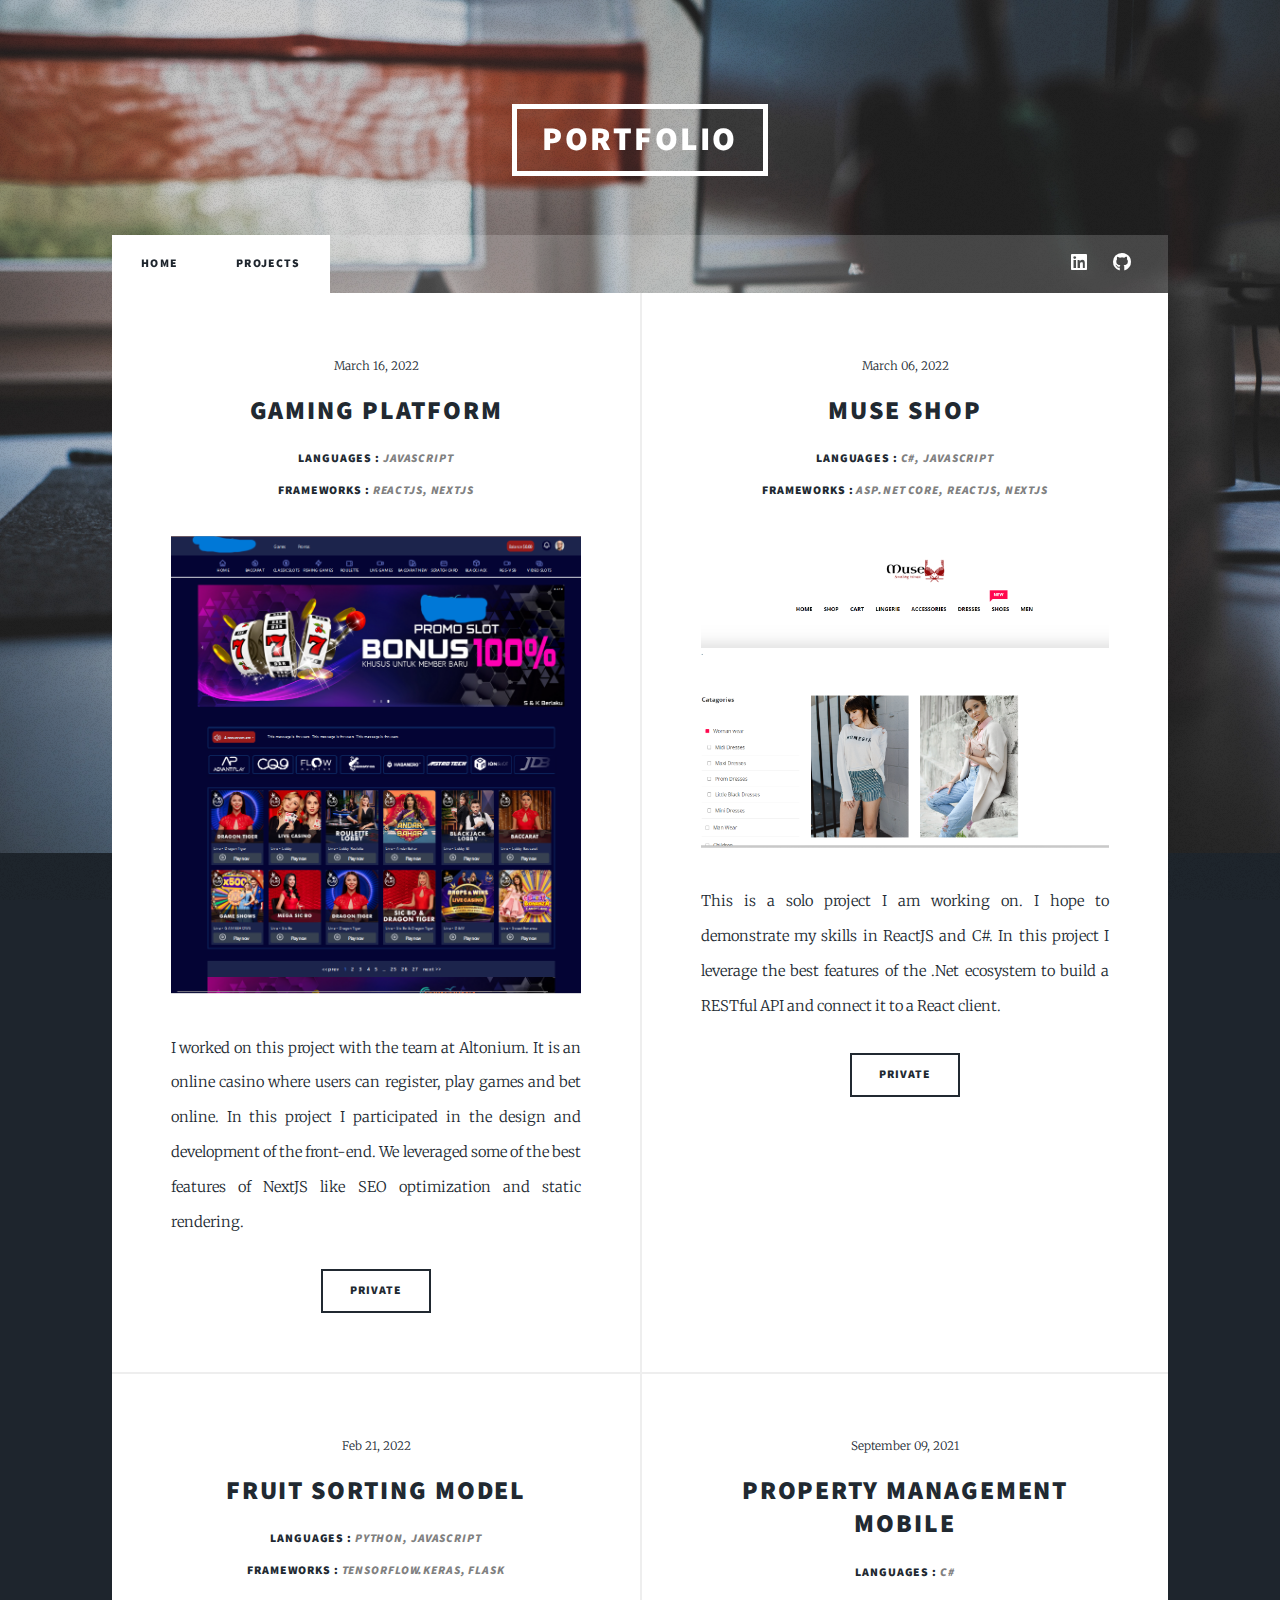
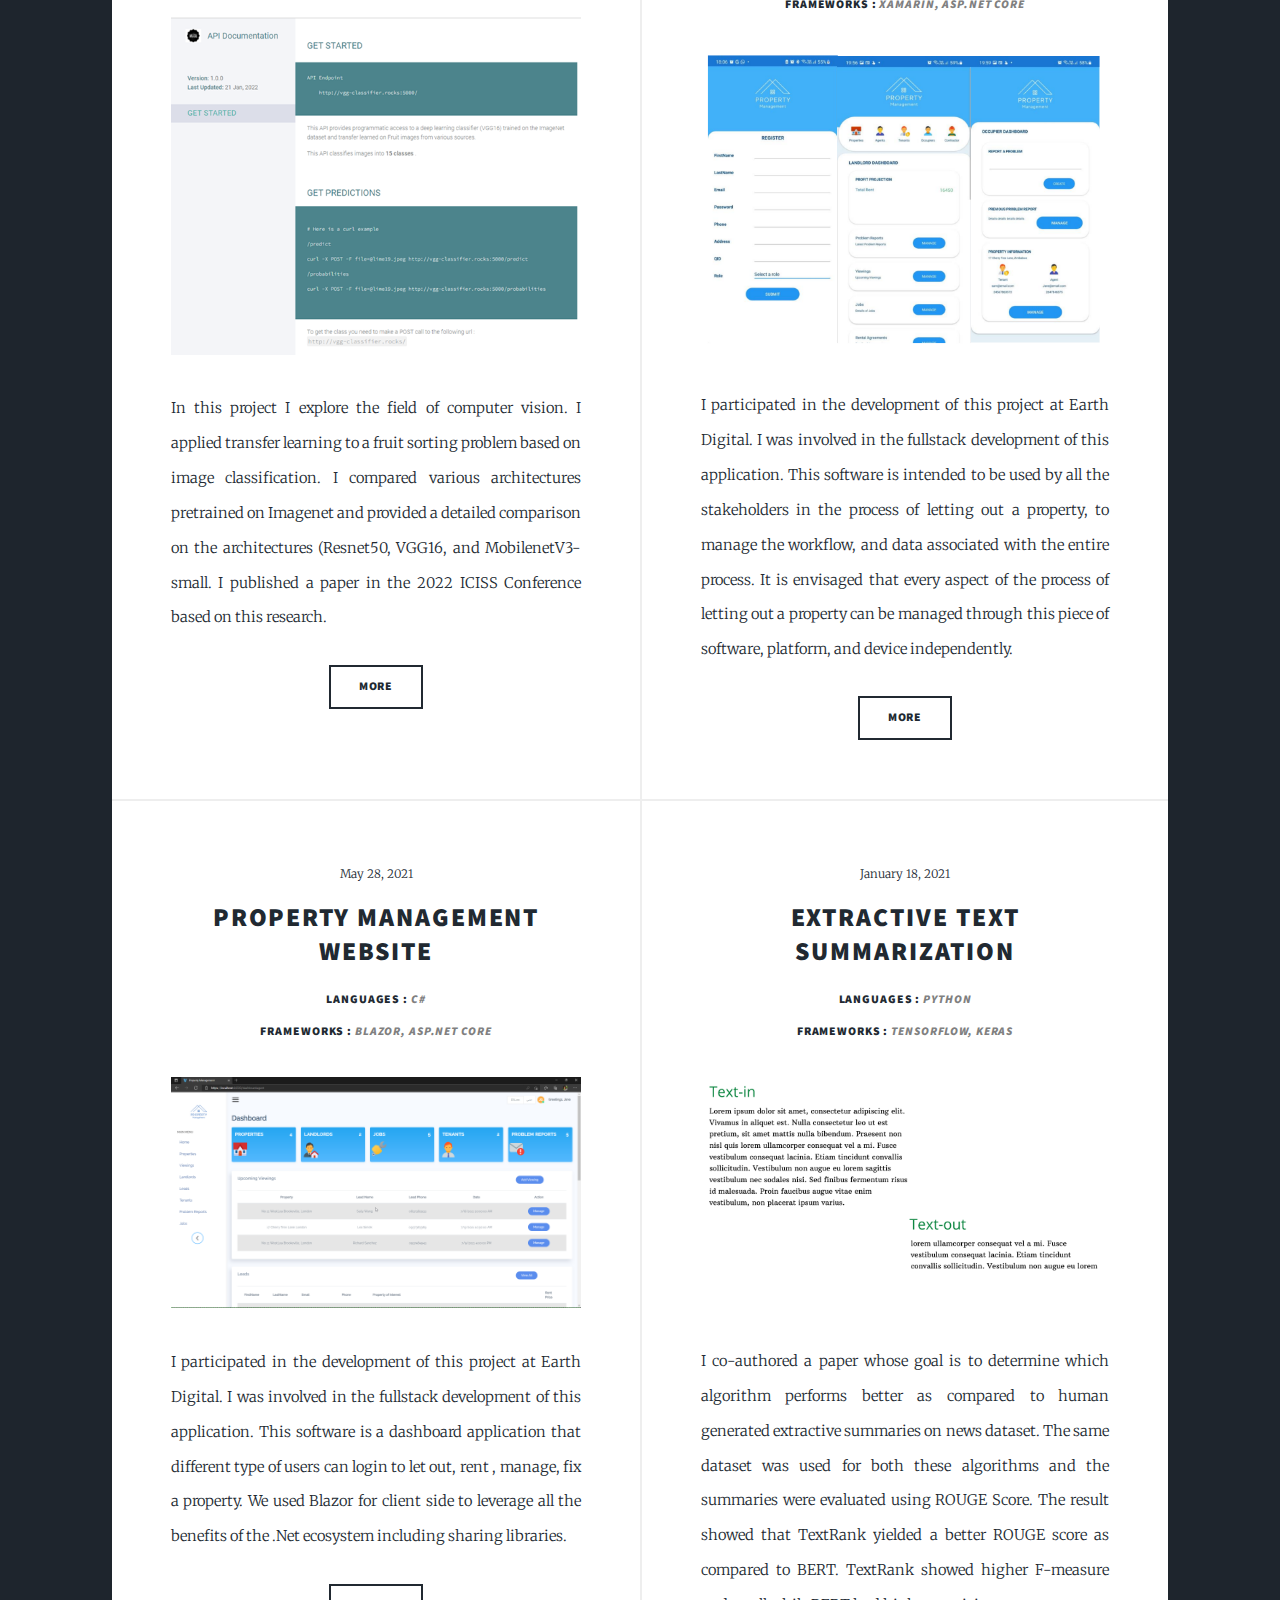
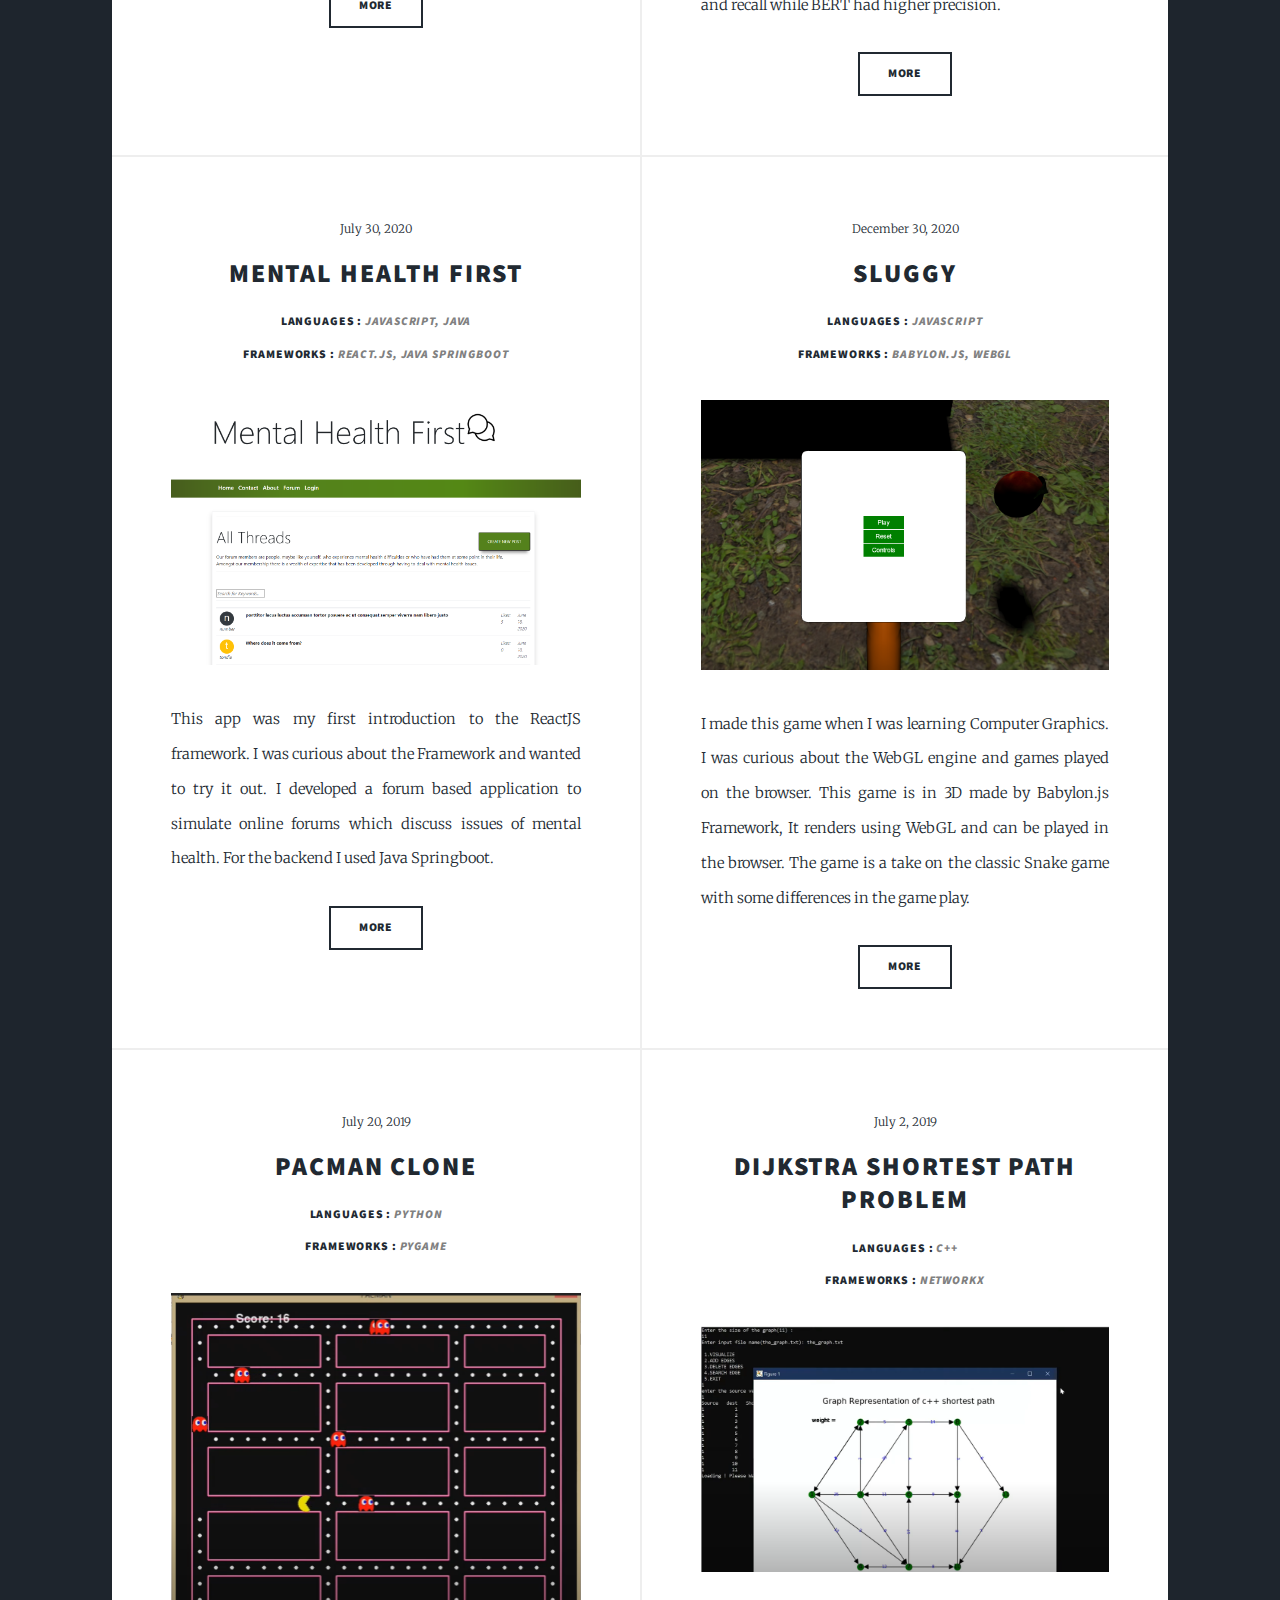
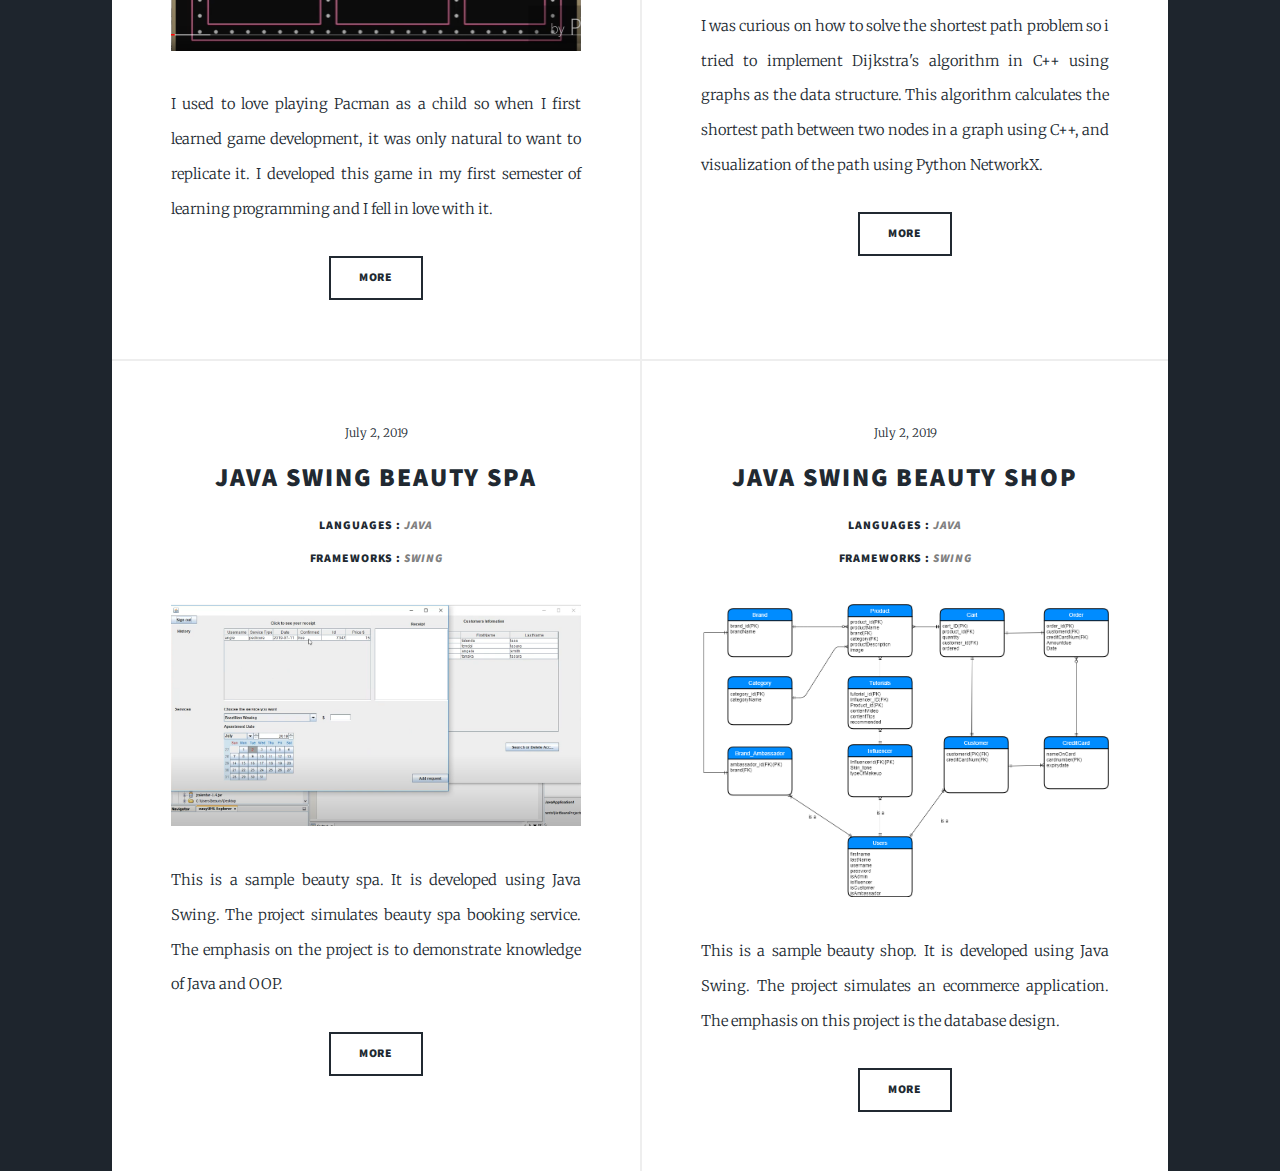
<file: projects.html>
<!DOCTYPE HTML>

<html>
	<head>
		<title>Portfolio by Tatenda</title>
		<meta charset="utf-8" />
		<meta name="viewport" content="width=device-width, initial-scale=1, user-scalable=no" />
		<link rel="stylesheet" href="assets/css/main.css" />
		<noscript><link rel="stylesheet" href="assets/css/noscript.css" /></noscript>
	</head>
	<body class="is-preload">

		<!-- Wrapper -->
			<div id="wrapper" class="fade-in">



      <!-- Header -->
        <header id="header">
          <a href="index.html" class="logo">Portfolio</a>
        </header>

				<!-- Nav -->
					<nav id="nav">
						<ul class="links">
							<li class="active"><a href="index.html">Home</a></li>
							<li class="active"><a href="projects.html">Projects</a></li>
						</ul>
						<ul class="icons">
							<li><a href="https://www.linkedin.com/in/beauty-tasara-263a631b1" class="icon brands fa-linkedin"><span class="label">Linkedin</span></a></li>
							<li><a href="https://github.com/beautytasara27" class="icon brands fa-github"><span class="label">GitHub</span></a></li>
						</ul>
					</nav>

				<!-- Main -->
					<div id="main">




						<!-- Footer -->
						<!--<footer>
								<div class="pagination">
								
									<a href="#" class="page active">1</a>
									<a href="#" class="page">2</a>
									<a href="#" class="page">3</a>
									<span class="extra">&hellip;</span>
									<a href="#" class="page">8</a>
									<a href="#" class="page">9</a>
									<a href="#" class="page">10</a>
									<a href="#" class="next">Next</a>
								</div>
							</footer>
						-->
						
                            <!-- Posts -->
                            <section class="posts">
                            <!--Thesis-->
                            <article>
                              <header>
                                <span class="date">March 16, 2022</span>
                                <h2>
                                  <a
                                    href="#"
                                    >Gaming Platform</a
                                  >
                                </h2>
                                <h6> Languages : <em>JavaScript</em> </h6>
                                <h6> Frameworks : <em>ReactJS, NextJS</em> </h6>

                              </header>
                              <a href="#" class="image fit"
                                ><img src="images/alto1.png" alt=""
                              /></a>
                              <p>
                                I worked on this project with the team at Altonium. It is an online casino where users can register, play games and bet online. In this project I participated in the design and development of the front-end. We leveraged some of the best features of NextJS like SEO optimization and static rendering.  </p>
                              <ul class="actions special">
                                <li>
                                  <a
                                    href="#"
                                    class="button"
                                    >Private</a
                                  >
                                </li>
                              </ul>
                            </article>
                            <article>
                              <header>
                                <span class="date">March 06, 2022</span>
                                <h2>
                                  <a
                                    href="#"
                                    >Muse Shop</a
                                  >
                                </h2>
                                <h6> Languages : <em>C#, JavaScript</em> </h6>
                                <h6> Frameworks : <em>Asp.Net Core, ReactJS, NextJS</em> </h6>

                              </header>
                              <a href="#" class="image fit"
                                ><img src="images/muse.png" alt=""
                              /></a>
                              <p>
                                This is a solo project I am working on. I hope to demonstrate my skills in ReactJS and C#. In this project I leverage the best features of the .Net ecosystem to build a RESTful API and connect it to a React client.
                                                                         </p>
                              <ul class="actions special">
                                <li>
                                  <a
                                    href="#"
                                    class="button"
                                    >Private</a
                                  >
                                </li>
                              </ul>
                            </article>
                            <article>
                              <header>
                                <span class="date">Feb 21, 2022</span>
                                <h2>
                                  <a
                                    href="https://drive.google.com/file/d/1oCo0MJZvuuJ03NYfNBH66xQKe1VER6XI/view?usp=sharing"
                                    >Fruit Sorting Model</a
                                  >
                                </h2>
                                <h6> Languages : <em>Python, JavaScript</em> </h6>
                                <h6> Frameworks : <em>Tensorflow.Keras, Flask</em> </h6>

                              </header>
                              <a href="#" class="image fit"
                                ><img src="images/API.png" alt=""
                              /></a>
                              <p>
                                In this project I explore the field of computer vision. I applied transfer learning to a fruit sorting problem based on image classification. I compared various architectures pretrained on Imagenet and provided a detailed comparison on the architectures (Resnet50, VGG16, and MobilenetV3-small. I published a paper in the 2022 ICISS Conference based on this research.
                                                                         </p>
                              <ul class="actions special">
                                <li>
                                  <a
                                    href="https://drive.google.com/file/d/1oCo0MJZvuuJ03NYfNBH66xQKe1VER6XI/view?usp=sharing"
                                    class="button"
                                    >More</a
                                  >
                                </li>
                              </ul>
                            </article>
                                <!--Property Management Mobile-->
                                <article>
                                  <header>
                                    <span class="date">September 09, 2021</span>
                                    <h2>
                                      <a
                                        href="https://github.com/beautytasara27"
                                        >Property Management Mobile</a
                                      >
                                    </h2>
                                    <h6> Languages : <em>C#</em> </h6>
                                <h6> Frameworks : <em>Xamarin, ASP.NET Core</em> </h6>
                                  </header>
                                  <a href="#" class="image fit"
                                    ><img src="images/mobile.png" alt=""
                                  /></a>
                                  <p>
                                    I participated in the development of this project at Earth Digital. I was involved in the fullstack development of this application. This software is intended to be used by all the stakeholders in the process of letting out a property, to manage the workflow, and data associated with the entire process. It is envisaged that every aspect of the process of letting out a property can be managed through this piece of software, platform, and device independently.
                                  </p>
                                  <ul class="actions special">
                                    <li>
                                      <a
                                        href="https://github.com/beautytasara27"
                                        class="button"
                                        >More</a
                                      >
                                    </li>
                                  </ul>
                                </article>
                             <!--Property Management Web-->
                             <article>
                              <header>
                                <span class="date">May 28, 2021</span>
                                <h2>
                                  <a
                                    href="https://github.com/beautytasara27"
                                    >Property Management Website</a
                                  >
                                </h2>
                                <h6> Languages : <em>C#</em> </h6>
                                <h6> Frameworks : <em>Blazor, ASP.NET Core</em> </h6>
                              </header>
                              <a href="#" class="image fit"
                                ><img src="images/Web.png" alt=""
                              /></a>
                              <p>
                                I participated in the development of this project at Earth Digital. I was involved in the fullstack development of this application. This software is a dashboard application that different type of users can login to let out, rent , manage, fix a property. We used Blazor for client side to leverage all the benefits of the .Net ecosystem including sharing libraries.
                                  
                              </p>
                              <ul class="actions special">
                                <li>
                                  <a
                                    href="https://github.com/beautytasara27"
                                    class="button"
                                    >More</a
                                  >
                                </li>
                              </ul>
                            </article>
                         
                              <article>
                                <header>
                                  <span class="date">January 18, 2021</span>
                                  <h2>
                                    <a
                                      href="https://www.researchgate.net/publication/353510319_Evaluating_Extractive_Summarization_Techniques_on_News_Articles"
                                      >Extractive Text Summarization</a
                                    >
                                  </h2>
                                  <h6> Languages : <em>Python</em> </h6>
                                <h6> Frameworks : <em>Tensorflow, Keras</em> </h6>
                                </header>
                                <a href="#" class="image fit"
                                  ><img src="images/summarization.png" alt=""
                                /></a>
                                <p>
                                  I co-authored a paper whose goal is to determine which algorithm performs better as compared to human generated extractive summaries on news dataset. The same dataset was used for both these algorithms and the summaries were evaluated using ROUGE Score. The result showed that TextRank yielded a better ROUGE score as compared to BERT. TextRank showed higher F-measure and recall while BERT had higher precision.
                                </p>
                                <ul class="actions special">
                                  <li>
                                    <a
                                      href="https://www.researchgate.net/publication/353510319_Evaluating_Extractive_Summarization_Techniques_on_News_Articles"
                                      class="button"
                                      >More</a
                                    >
                                  </li>
                                </ul>
                              </article>
                              <article>
                                <header>
                                  <span class="date">July 30, 2020</span>
                                  <h2>
                                    <a
                                      href="https://drive.google.com/file/d/1JT-KNM7f_ggomXrJF8mmVhcIlX8BYDAT/view?usp=sharing"
                                      >Mental Health First</a
                                    >
                                  </h2>
                                  <h6> Languages : <em>JavaScript, Java</em> </h6>
                                <h6> Frameworks : <em>React.js, Java SpringBoot</em> </h6>
                                </header>
                                <a href="#" class="image fit"
                                  ><img src="images/mental.png" alt=""
                                /></a>
                                <p>
                                  This app was my first introduction to the ReactJS framework. I was curious about the Framework and wanted to try it out. I developed a forum based application to simulate online forums which discuss issues of mental health. For the backend I used Java Springboot.
                                </p>
                                <ul class="actions special">
                                  <li>
                                    <a
                                      href="https://drive.google.com/file/d/1JT-KNM7f_ggomXrJF8mmVhcIlX8BYDAT/view?usp=sharing"
                                      class="button"
                                      >More</a
                                    >
                                  </li>
                                </ul>
                              </article>
                              <article>
                                <header>
                                  <span class="date">December 30, 2020</span>
                                  <h2>Sluggy</h2>
                                  <h6> Languages : <em>JavaScript</em> </h6>
                                  <h6> Frameworks : <em>Babylon.js, WebGL</em> </h6>
                                </header>
                                <a href="#" class="image fit"
                                  ><img src="images/snake.png" alt=""
                                /></a>
                                <p>
                                  I made this game when I was learning Computer Graphics. I was curious about the WebGL engine and games played on the browser. This game is in 3D made by Babylon.js Framework, It renders using WebGL and can be played in the browser. The game is a take on the classic Snake game with some differences in the game play.
                                </p>
                                <ul class="actions special">
                                  <li>
                                    <a
                                      href="https://docs.google.com/presentation/d/1WIR1jifgnPKRBK-Ub5kkyJfW1i1QcrQIki8Jxr328X8/edit?usp=sharing"
                                      class="button"
                                      >More</a
                                    >
                                  </li>
                                </ul>
                              </article>
                             
                             
                               <!--Pracman-->
                               <article>
                                <header>
                                  <span class="date">July 20, 2019</span>
                                  <h2>
                                    <a
                                      href="https://drive.google.com/file/d/14wzfk3hEdKzQ16aOSAcWEMkB4hr0PmyE/view?usp=sharing"
                                      >Pacman Clone</a
                                    >
                                  </h2>
                                  <h6> Languages : <em>Python</em> </h6>
                                <h6> Frameworks : <em>PyGame</em> </h6>
                                </header>
                                <a href="#" class="image fit"
                                  ><img src="images/Pacman.png" alt=""
                                /></a>
                                <p>
                                  I used to love playing Pacman as a child so when I first learned game development, it was only natural to want to replicate it. I developed this game in my first semester of learning programming and I fell in love with it.
                                    
                                </p>
                                <ul class="actions special">
                                  <li>
                                    <a
                                      href="https://drive.google.com/file/d/14wzfk3hEdKzQ16aOSAcWEMkB4hr0PmyE/view?usp=sharing"
                                      class="button"
                                      >More</a
                                    >
                                  </li>
                                </ul>
                              </article>
                                  <!--Dijkstra Shortest Path-->
                                  <article>
                                    <header>
                                      <span class="date">July 2, 2019</span>
                                      <h2>
                                        <a
                                          href="https://github.com/beautytasara27/Shortest-Path-c-"
                                          >Dijkstra Shortest Path Problem </a
                                        >
                                      </h2>
                                      <h6> Languages : <em>C++</em> </h6>
                                      <h6> Frameworks : <em>NetworkX</em> </h6>
                                    </header>
                                    <a href="#" class="image fit"
                                      ><img src="images/networkX.png"
                                    /></a>
                                    <p>
                                      I was curious on how to solve the shortest path problem so i tried to implement Dijkstra's algorithm in C++ using graphs as the data structure. This algorithm calculates the shortest path between two nodes in a graph using C++, and visualization of the path using Python NetworkX.
                                        
                                    </p>
                                    <ul class="actions special">
                                      <li>
                                        <a
                                          href="https://github.com/beautytasara27/Shortest-Path-c-"
                                          class="button"
                                          >More</a
                                        >
                                      </li>
                                    </ul>
                                  </article>
                              <!--Beauty Spa-->
                              <article>
                                <header>
                                  <span class="date">July 2, 2019</span>
                                  <h2>
                                    <a
                                      href="https://github.com/beautytasara27/BeautySpaManagementSystem"
                                      >Java Swing Beauty Spa </a
                                    >
                                  </h2>
                                  <h6> Languages : <em>Java</em> </h6>
                                <h6> Frameworks : <em>Swing</em> </h6>
                                </header>
                                <a href="#" class="image fit"
                                  ><img src="images/beautyspa.png"
                                /></a>
                                <p>
                                  This is a sample beauty spa. It is developed using Java Swing. The project simulates beauty spa booking service. The emphasis on the project is to demonstrate knowledge of Java and OOP.
                                    
                                </p>
                                <ul class="actions special">
                                  <li>
                                    <a
                                      href="https://github.com/beautytasara27/BeautySpaManagementSystem"
                                      class="button"
                                      >More</a
                                    >
                                  </li>
                                </ul>
                              </article>
                               <!--Beauty Shop-->
                               <article>
                                <header>
                                  <span class="date">July 2, 2019</span>
                                  <h2>
                                    <a
                                      href="https://github.com/beautytasara27/Database-Project-Online-shop"
                                      >Java Swing Beauty Shop </a
                                    >
                                  </h2>
                                  <h6> Languages : <em>Java</em> </h6>
                                  <h6> Frameworks : <em>Swing</em> </h6>
                                </header>
                                <a href="#" class="image fit"
                                  ><img src="images/beautyshoperd.png"
                                /></a>
                                <p>
                                    This is a sample beauty shop. It is developed using Java Swing. The project simulates an ecommerce application. The emphasis on this project is the database design.
                                    
                                </p>
                                <ul class="actions special">
                                  <li>
                                    <a
                                      href="https://github.com/beautytasara27/Database-Project-Online-shop"
                                      class="button"
                                      >More</a
                                    >
                                  </li>
                                </ul>
                              </article>
                           
                              <!--<article>
                                                      <header>
                                                          <span class="date">April 14, 2017</span>
                                                          <h2><a href="#">Tempus sed<br />
                                                          nulla imperdiet</a></h2>
                                                      </header>
                                                      <a href="#" class="image fit"><img src="images/pic05.jpg" alt="" /></a>
                                                      <p>Donec eget ex magna. Interdum et malesuada fames ac ante ipsum primis in faucibus. Pellentesque venenatis dolor imperdiet dolor mattis sagittis magna etiam.</p>
                                                      <ul class="actions special">
                                                          <li><a href="#" class="button">Full Story</a></li>
                                                      </ul>
                                                  </article>
                                                  <article>
                                                      <header>
                                                          <span class="date">April 11, 2017</span>
                                                          <h2><a href="#">Odio magna<br />
                                                          sed consectetur</a></h2>
                                                      </header>
                                                      <a href="#" class="image fit"><img src="images/pic06.jpg" alt="" /></a>
                                                      <p>Donec eget ex magna. Interdum et malesuada fames ac ante ipsum primis in faucibus. Pellentesque venenatis dolor imperdiet dolor mattis sagittis magna etiam.</p>
                                                      <ul class="actions special">
                                                          <li><a href="#" class="button">Full Story</a></li>
                                                      </ul>
                                                  </article>
                                                  <article>
                                                      <header>
                                                          <span class="date">April 7, 2017</span>
                                                          <h2><a href="#">Augue lorem<br />
                                                          primis vestibulum</a></h2>
                                                      </header>
                                                      <a href="#" class="image fit"><img src="images/pic07.jpg" alt="" /></a>
                                                      <p>Donec eget ex magna. Interdum et malesuada fames ac ante ipsum primis in faucibus. Pellentesque venenatis dolor imperdiet dolor mattis sagittis magna etiam.</p>
                                                      <ul class="actions special">
                                                          <li><a href="#" class="button">Full Story</a></li>
                                                      </ul>
                                                  </article>-->
                            </section>
                          

					</div>



			</div>

		<!-- Scripts -->
			<script src="assets/js/jquery.min.js"></script>
			<script src="assets/js/jquery.scrollex.min.js"></script>
			<script src="assets/js/jquery.scrolly.min.js"></script>
			<script src="assets/js/browser.min.js"></script>
			<script src="assets/js/breakpoints.min.js"></script>
			<script src="assets/js/util.js"></script>
			<script src="assets/js/main.js"></script>

	</body>
</html>
</file>
<file: assets/css/main.css>
@import url(fontawesome-all.min.css);
@import url("https://fonts.googleapis.com/css?family=Merriweather:300,700,300italic,700italic|Source+Sans+Pro:900");

/*
	Massively by HTML5 UP
	html5up.net | @ajlkn
	Free for personal and commercial use under the CCA 3.0 license (html5up.net/license)
*/

html, body, div, span, applet, object,
iframe, h1, h2, h3, h4, h5, h6, p, blockquote,
pre, a, abbr, acronym, address, big, cite,
code, del, dfn, em, img, ins, kbd, q, s, samp,
small, strike, strong, sub, sup, tt, var, b,
u, i, center, dl, dt, dd, ol, ul, li, fieldset,
form, label, legend, table, caption, tbody,
tfoot, thead, tr, th, td, article, aside,
canvas, details, embed, figure, figcaption,
footer, header, hgroup, menu, nav, output, ruby,
section, summary, time, mark, audio, video {
	margin: 0;
	padding: 0;
	border: 0;
	font-size: 100%;
	font: inherit;
	vertical-align: baseline;}

article, aside, details, figcaption, figure,
footer, header, hgroup, menu, nav, section {
	display: block;}

body {
	line-height: 1;
}

ol, ul {
	list-style: none;
}

blockquote, q {
	quotes: none;
}

	blockquote:before, blockquote:after, q:before, q:after {
		content: '';
		content: none;
	}

table {
	border-collapse: collapse;
	border-spacing: 0;
}

body {
	-webkit-text-size-adjust: none;
}

mark {
	background-color: transparent;
	color: inherit;
}

input::-moz-focus-inner {
	border: 0;
	padding: 0;
}

input, select, textarea {
	-moz-appearance: none;
	-webkit-appearance: none;
	-ms-appearance: none;
	appearance: none;
}

/* Basic */

	@-ms-viewport {
		width: device-width;
	}

	body {
		-ms-overflow-style: scrollbar;
	}

	@media screen and (max-width: 480px) {

		html, body {
			min-width: 320px;
		}

	}

	html {
		box-sizing: border-box;
	}

	*, *:before, *:after {
		box-sizing: inherit;
	}

	body {
		background-color: #1e252d;
	}

		body.is-preload *, body.is-preload *:before, body.is-preload *:after {
			-moz-animation: none !important;
			-webkit-animation: none !important;
			-ms-animation: none !important;
			animation: none !important;
			-moz-transition: none !important;
			-webkit-transition: none !important;
			-ms-transition: none !important;
			transition: none !important;
		}

/* Type */

	html {
		font-size: 16pt;
	}

		@media screen and (max-width: 1680px) {

			html {
				font-size: 12pt;
			}

		}

		@media screen and (max-width: 1280px) {

			html {
				font-size: 11pt;
			}

		}

		@media screen and (max-width: 360px) {

			html {
				font-size: 10pt;
			}

		}

	body {
		color: #212931;
	}

	body, input, select, textarea {
		font-family: "Merriweather", Georgia, serif;
		font-weight: 300;
		font-size: 1rem;
		line-height: 2.375;
	}

	a {
		-moz-transition: color 0.2s ease-in-out, background-color 0.2s ease-in-out, border-color 0.2s ease-in-out, box-shadow 0.2s ease-in-out;
		-webkit-transition: color 0.2s ease-in-out, background-color 0.2s ease-in-out, border-color 0.2s ease-in-out, box-shadow 0.2s ease-in-out;
		-ms-transition: color 0.2s ease-in-out, background-color 0.2s ease-in-out, border-color 0.2s ease-in-out, box-shadow 0.2s ease-in-out;
		transition: color 0.2s ease-in-out, background-color 0.2s ease-in-out, border-color 0.2s ease-in-out, box-shadow 0.2s ease-in-out;
		border-bottom: dotted 1px;
		text-decoration: none;
	}

		a:hover {
			border-bottom-color: transparent;
		}

	strong, b {
		font-weight: 600;
	}

	em, i {
		font-style: italic;
		color: grey;
	}

	p {
		text-align: justify;
		margin: 0 0 2rem 0;
	}

	h1, h2, h3, h4, h5, h6 {
		font-family: "Source Sans Pro", Helvetica, sans-serif;
		font-weight: 900;
		line-height: 1.5;
		letter-spacing: 0.075em;
		text-transform: uppercase;
		margin: 0 0 1rem 0;
	}

		h1 a, h2 a, h3 a, h4 a, h5 a, h6 a {
			border-bottom: 0;
			color: inherit;
			text-decoration: none;
		}

	h1 {
		font-size: 4rem;
		line-height: 1.1;
		margin: 0 0 2rem 0;
	}

	h2 {
		font-size: 1.75rem;
		line-height: 1.3;
		margin: 0 0 1.5rem 0;
	}

	h3 {
		font-size: 1.25rem;
		margin: 0 0 1.5rem 0;
	}

	h4 {
		font-size: 1rem;
	}

	h5 {
		font-size: 0.9rem;
	}

	h6 {
		font-size: 0.8rem;
	}

	sub {
		font-size: 0.8rem;
		position: relative;
		top: 0.5rem;
	}

	sup {
		font-size: 0.8rem;
		position: relative;
		top: -0.5rem;
	}

	blockquote {
		border-left: solid 4px;
		font-style: italic;
		margin: 0 0 2rem 0;
		padding: 0.5rem 0 0.5rem 2rem;
	}

	code {
		border: solid 2px;
		font-family: "Courier New", monospace;
		font-size: 0.9rem;
		margin: 0 0.25rem;
		padding: 0.25rem 0.65rem;
	}

	pre {
		-webkit-overflow-scrolling: touch;
		font-family: "Courier New", monospace;
		font-size: 0.9rem;
		margin: 0 0 2rem 0;
	}

		pre code {
			display: block;
			line-height: 1.75;
			padding: 1rem 1.5rem;
			overflow-x: auto;
		}

	hr {
		border: 0;
		border-bottom: solid 2px;
		margin: 3rem 0;
	}

		hr.major {
			margin: 5rem 0;
		}

	.align-left {
		text-align: left;
	}

	.align-center {
		text-align: center;
	}

	.align-right {
		text-align: right;
	}

	input, select, textarea {
		color: #212931;
	}

	a {
		color: #212931;
		border-bottom-color: rgba(33, 41, 49, 0.5);
	}

		a:hover {
			border-bottom-color: transparent;
			color: #18bfef !important;
		}

	strong, b {
		color: #212931;
	}

	h1, h2, h3, h4, h5, h6 {
		color: #212931;
	}

	blockquote {
		border-left-color: #eeeeee;
	}

	code {
		background: rgba(220, 220, 220, 0.25);
		border-color: #eeeeee;
	}

	hr {
		border-bottom-color: #eeeeee;
	}

/* Row */

	.row {
		display: flex;
		flex-wrap: wrap;
		box-sizing: border-box;
		align-items: stretch;
	}

		.row > * {
			box-sizing: border-box;
		}

		.row.gtr-uniform > * > :last-child {
			margin-bottom: 0;
		}

		.row.aln-left {
			justify-content: flex-start;
		}

		.row.aln-center {
			justify-content: center;
		}

		.row.aln-right {
			justify-content: flex-end;
		}

		.row.aln-top {
			align-items: flex-start;
		}

		.row.aln-middle {
			align-items: center;
		}

		.row.aln-bottom {
			align-items: flex-end;
		}

		.row > .imp {
			order: -1;
		}

		.row > .col-1 {
			width: 8.33333%;
		}

		.row > .off-1 {
			margin-left: 8.33333%;
		}

		.row > .col-2 {
			width: 16.66667%;
		}

		.row > .off-2 {
			margin-left: 16.66667%;
		}

		.row > .col-3 {
			width: 25%;
		}

		.row > .off-3 {
			margin-left: 25%;
		}

		.row > .col-4 {
			width: 33.33333%;
		}

		.row > .off-4 {
			margin-left: 33.33333%;
		}

		.row > .col-5 {
			width: 41.66667%;
		}

		.row > .off-5 {
			margin-left: 41.66667%;
		}

		.row > .col-6 {
			width: 50%;
		}

		.row > .off-6 {
			margin-left: 50%;
		}

		.row > .col-7 {
			width: 58.33333%;
		}

		.row > .off-7 {
			margin-left: 58.33333%;
		}

		.row > .col-8 {
			width: 66.66667%;
		}

		.row > .off-8 {
			margin-left: 66.66667%;
		}

		.row > .col-9 {
			width: 75%;
		}

		.row > .off-9 {
			margin-left: 75%;
		}

		.row > .col-10 {
			width: 83.33333%;
		}

		.row > .off-10 {
			margin-left: 83.33333%;
		}

		.row > .col-11 {
			width: 91.66667%;
		}

		.row > .off-11 {
			margin-left: 91.66667%;
		}

		.row > .col-12 {
			width: 100%;
		}

		.row > .off-12 {
			margin-left: 100%;
		}

		.row.gtr-0 {
			margin-top: 0;
			margin-left: 0rem;
		}

			.row.gtr-0 > * {
				padding: 0 0 0 0rem;
			}

			.row.gtr-0.gtr-uniform {
				margin-top: 0rem;
			}

				.row.gtr-0.gtr-uniform > * {
					padding-top: 0rem;
				}

		.row.gtr-25 {
			margin-top: 0;
			margin-left: -0.375rem;
		}

			.row.gtr-25 > * {
				padding: 0 0 0 0.375rem;
			}

			.row.gtr-25.gtr-uniform {
				margin-top: -0.375rem;
			}

				.row.gtr-25.gtr-uniform > * {
					padding-top: 0.375rem;
				}

		.row.gtr-50 {
			margin-top: 0;
			margin-left: -0.75rem;
		}

			.row.gtr-50 > * {
				padding: 0 0 0 0.75rem;
			}

			.row.gtr-50.gtr-uniform {
				margin-top: -0.75rem;
			}

				.row.gtr-50.gtr-uniform > * {
					padding-top: 0.75rem;
				}

		.row {
			margin-top: 0;
			margin-left: -1.5rem;
		}

			.row > * {
				padding: 0 0 0 1.5rem;
			}

			.row.gtr-uniform {
				margin-top: -1.5rem;
			}

				.row.gtr-uniform > * {
					padding-top: 1.5rem;
				}

		.row.gtr-150 {
			margin-top: 0;
			margin-left: -2.25rem;
		}

			.row.gtr-150 > * {
				padding: 0 0 0 2.25rem;
			}

			.row.gtr-150.gtr-uniform {
				margin-top: -2.25rem;
			}

				.row.gtr-150.gtr-uniform > * {
					padding-top: 2.25rem;
				}

		.row.gtr-200 {
			margin-top: 0;
			margin-left: -3rem;
		}

			.row.gtr-200 > * {
				padding: 0 0 0 3rem;
			}

			.row.gtr-200.gtr-uniform {
				margin-top: -3rem;
			}

				.row.gtr-200.gtr-uniform > * {
					padding-top: 3rem;
				}

		@media screen and (max-width: 1680px) {

			.row {
				display: flex;
				flex-wrap: wrap;
				box-sizing: border-box;
				align-items: stretch;
			}

				.row > * {
					box-sizing: border-box;
				}

				.row.gtr-uniform > * > :last-child {
					margin-bottom: 0;
				}

				.row.aln-left {
					justify-content: flex-start;
				}

				.row.aln-center {
					justify-content: center;
				}

				.row.aln-right {
					justify-content: flex-end;
				}

				.row.aln-top {
					align-items: flex-start;
				}

				.row.aln-middle {
					align-items: center;
				}

				.row.aln-bottom {
					align-items: flex-end;
				}

				.row > .imp-xlarge {
					order: -1;
				}

				.row > .col-1-xlarge {
					width: 8.33333%;
				}

				.row > .off-1-xlarge {
					margin-left: 8.33333%;
				}

				.row > .col-2-xlarge {
					width: 16.66667%;
				}

				.row > .off-2-xlarge {
					margin-left: 16.66667%;
				}

				.row > .col-3-xlarge {
					width: 25%;
				}

				.row > .off-3-xlarge {
					margin-left: 25%;
				}

				.row > .col-4-xlarge {
					width: 33.33333%;
				}

				.row > .off-4-xlarge {
					margin-left: 33.33333%;
				}

				.row > .col-5-xlarge {
					width: 41.66667%;
				}

				.row > .off-5-xlarge {
					margin-left: 41.66667%;
				}

				.row > .col-6-xlarge {
					width: 50%;
				}

				.row > .off-6-xlarge {
					margin-left: 50%;
				}

				.row > .col-7-xlarge {
					width: 58.33333%;
				}

				.row > .off-7-xlarge {
					margin-left: 58.33333%;
				}

				.row > .col-8-xlarge {
					width: 66.66667%;
				}

				.row > .off-8-xlarge {
					margin-left: 66.66667%;
				}

				.row > .col-9-xlarge {
					width: 75%;
				}

				.row > .off-9-xlarge {
					margin-left: 75%;
				}

				.row > .col-10-xlarge {
					width: 83.33333%;
				}

				.row > .off-10-xlarge {
					margin-left: 83.33333%;
				}

				.row > .col-11-xlarge {
					width: 91.66667%;
				}

				.row > .off-11-xlarge {
					margin-left: 91.66667%;
				}

				.row > .col-12-xlarge {
					width: 100%;
				}

				.row > .off-12-xlarge {
					margin-left: 100%;
				}

				.row.gtr-0 {
					margin-top: 0;
					margin-left: 0rem;
				}

					.row.gtr-0 > * {
						padding: 0 0 0 0rem;
					}

					.row.gtr-0.gtr-uniform {
						margin-top: 0rem;
					}

						.row.gtr-0.gtr-uniform > * {
							padding-top: 0rem;
						}

				.row.gtr-25 {
					margin-top: 0;
					margin-left: -0.375rem;
				}

					.row.gtr-25 > * {
						padding: 0 0 0 0.375rem;
					}

					.row.gtr-25.gtr-uniform {
						margin-top: -0.375rem;
					}

						.row.gtr-25.gtr-uniform > * {
							padding-top: 0.375rem;
						}

				.row.gtr-50 {
					margin-top: 0;
					margin-left: -0.75rem;
				}

					.row.gtr-50 > * {
						padding: 0 0 0 0.75rem;
					}

					.row.gtr-50.gtr-uniform {
						margin-top: -0.75rem;
					}

						.row.gtr-50.gtr-uniform > * {
							padding-top: 0.75rem;
						}

				.row {
					margin-top: 0;
					margin-left: -1.5rem;
				}

					.row > * {
						padding: 0 0 0 1.5rem;
					}

					.row.gtr-uniform {
						margin-top: -1.5rem;
					}

						.row.gtr-uniform > * {
							padding-top: 1.5rem;
						}

				.row.gtr-150 {
					margin-top: 0;
					margin-left: -2.25rem;
				}

					.row.gtr-150 > * {
						padding: 0 0 0 2.25rem;
					}

					.row.gtr-150.gtr-uniform {
						margin-top: -2.25rem;
					}

						.row.gtr-150.gtr-uniform > * {
							padding-top: 2.25rem;
						}

				.row.gtr-200 {
					margin-top: 0;
					margin-left: -3rem;
				}

					.row.gtr-200 > * {
						padding: 0 0 0 3rem;
					}

					.row.gtr-200.gtr-uniform {
						margin-top: -3rem;
					}

						.row.gtr-200.gtr-uniform > * {
							padding-top: 3rem;
						}

		}

		@media screen and (max-width: 1280px) {

			.row {
				display: flex;
				flex-wrap: wrap;
				box-sizing: border-box;
				align-items: stretch;
			}

				.row > * {
					box-sizing: border-box;
				}

				.row.gtr-uniform > * > :last-child {
					margin-bottom: 0;
				}

				.row.aln-left {
					justify-content: flex-start;
				}

				.row.aln-center {
					justify-content: center;
				}

				.row.aln-right {
					justify-content: flex-end;
				}

				.row.aln-top {
					align-items: flex-start;
				}

				.row.aln-middle {
					align-items: center;
				}

				.row.aln-bottom {
					align-items: flex-end;
				}

				.row > .imp-large {
					order: -1;
				}

				.row > .col-1-large {
					width: 8.33333%;
				}

				.row > .off-1-large {
					margin-left: 8.33333%;
				}

				.row > .col-2-large {
					width: 16.66667%;
				}

				.row > .off-2-large {
					margin-left: 16.66667%;
				}

				.row > .col-3-large {
					width: 25%;
				}

				.row > .off-3-large {
					margin-left: 25%;
				}

				.row > .col-4-large {
					width: 33.33333%;
				}

				.row > .off-4-large {
					margin-left: 33.33333%;
				}

				.row > .col-5-large {
					width: 41.66667%;
				}

				.row > .off-5-large {
					margin-left: 41.66667%;
				}

				.row > .col-6-large {
					width: 50%;
				}

				.row > .off-6-large {
					margin-left: 50%;
				}

				.row > .col-7-large {
					width: 58.33333%;
				}

				.row > .off-7-large {
					margin-left: 58.33333%;
				}

				.row > .col-8-large {
					width: 66.66667%;
				}

				.row > .off-8-large {
					margin-left: 66.66667%;
				}

				.row > .col-9-large {
					width: 75%;
				}

				.row > .off-9-large {
					margin-left: 75%;
				}

				.row > .col-10-large {
					width: 83.33333%;
				}

				.row > .off-10-large {
					margin-left: 83.33333%;
				}

				.row > .col-11-large {
					width: 91.66667%;
				}

				.row > .off-11-large {
					margin-left: 91.66667%;
				}

				.row > .col-12-large {
					width: 100%;
				}

				.row > .off-12-large {
					margin-left: 100%;
				}

				.row.gtr-0 {
					margin-top: 0;
					margin-left: 0rem;
				}

					.row.gtr-0 > * {
						padding: 0 0 0 0rem;
					}

					.row.gtr-0.gtr-uniform {
						margin-top: 0rem;
					}

						.row.gtr-0.gtr-uniform > * {
							padding-top: 0rem;
						}

				.row.gtr-25 {
					margin-top: 0;
					margin-left: -0.375rem;
				}

					.row.gtr-25 > * {
						padding: 0 0 0 0.375rem;
					}

					.row.gtr-25.gtr-uniform {
						margin-top: -0.375rem;
					}

						.row.gtr-25.gtr-uniform > * {
							padding-top: 0.375rem;
						}

				.row.gtr-50 {
					margin-top: 0;
					margin-left: -0.75rem;
				}

					.row.gtr-50 > * {
						padding: 0 0 0 0.75rem;
					}

					.row.gtr-50.gtr-uniform {
						margin-top: -0.75rem;
					}

						.row.gtr-50.gtr-uniform > * {
							padding-top: 0.75rem;
						}

				.row {
					margin-top: 0;
					margin-left: -1.5rem;
				}

					.row > * {
						padding: 0 0 0 1.5rem;
					}

					.row.gtr-uniform {
						margin-top: -1.5rem;
					}

						.row.gtr-uniform > * {
							padding-top: 1.5rem;
						}

				.row.gtr-150 {
					margin-top: 0;
					margin-left: -2.25rem;
				}

					.row.gtr-150 > * {
						padding: 0 0 0 2.25rem;
					}

					.row.gtr-150.gtr-uniform {
						margin-top: -2.25rem;
					}

						.row.gtr-150.gtr-uniform > * {
							padding-top: 2.25rem;
						}

				.row.gtr-200 {
					margin-top: 0;
					margin-left: -3rem;
				}

					.row.gtr-200 > * {
						padding: 0 0 0 3rem;
					}

					.row.gtr-200.gtr-uniform {
						margin-top: -3rem;
					}

						.row.gtr-200.gtr-uniform > * {
							padding-top: 3rem;
						}

		}

		@media screen and (max-width: 980px) {

			.row {
				display: flex;
				flex-wrap: wrap;
				box-sizing: border-box;
				align-items: stretch;
			}

				.row > * {
					box-sizing: border-box;
				}

				.row.gtr-uniform > * > :last-child {
					margin-bottom: 0;
				}

				.row.aln-left {
					justify-content: flex-start;
				}

				.row.aln-center {
					justify-content: center;
				}

				.row.aln-right {
					justify-content: flex-end;
				}

				.row.aln-top {
					align-items: flex-start;
				}

				.row.aln-middle {
					align-items: center;
				}

				.row.aln-bottom {
					align-items: flex-end;
				}

				.row > .imp-medium {
					order: -1;
				}

				.row > .col-1-medium {
					width: 8.33333%;
				}

				.row > .off-1-medium {
					margin-left: 8.33333%;
				}

				.row > .col-2-medium {
					width: 16.66667%;
				}

				.row > .off-2-medium {
					margin-left: 16.66667%;
				}

				.row > .col-3-medium {
					width: 25%;
				}

				.row > .off-3-medium {
					margin-left: 25%;
				}

				.row > .col-4-medium {
					width: 33.33333%;
				}

				.row > .off-4-medium {
					margin-left: 33.33333%;
				}

				.row > .col-5-medium {
					width: 41.66667%;
				}

				.row > .off-5-medium {
					margin-left: 41.66667%;
				}

				.row > .col-6-medium {
					width: 50%;
				}

				.row > .off-6-medium {
					margin-left: 50%;
				}

				.row > .col-7-medium {
					width: 58.33333%;
				}

				.row > .off-7-medium {
					margin-left: 58.33333%;
				}

				.row > .col-8-medium {
					width: 66.66667%;
				}

				.row > .off-8-medium {
					margin-left: 66.66667%;
				}

				.row > .col-9-medium {
					width: 75%;
				}

				.row > .off-9-medium {
					margin-left: 75%;
				}

				.row > .col-10-medium {
					width: 83.33333%;
				}

				.row > .off-10-medium {
					margin-left: 83.33333%;
				}

				.row > .col-11-medium {
					width: 91.66667%;
				}

				.row > .off-11-medium {
					margin-left: 91.66667%;
				}

				.row > .col-12-medium {
					width: 100%;
				}

				.row > .off-12-medium {
					margin-left: 100%;
				}

				.row.gtr-0 {
					margin-top: 0;
					margin-left: 0rem;
				}

					.row.gtr-0 > * {
						padding: 0 0 0 0rem;
					}

					.row.gtr-0.gtr-uniform {
						margin-top: 0rem;
					}

						.row.gtr-0.gtr-uniform > * {
							padding-top: 0rem;
						}

				.row.gtr-25 {
					margin-top: 0;
					margin-left: -0.375rem;
				}

					.row.gtr-25 > * {
						padding: 0 0 0 0.375rem;
					}

					.row.gtr-25.gtr-uniform {
						margin-top: -0.375rem;
					}

						.row.gtr-25.gtr-uniform > * {
							padding-top: 0.375rem;
						}

				.row.gtr-50 {
					margin-top: 0;
					margin-left: -0.75rem;
				}

					.row.gtr-50 > * {
						padding: 0 0 0 0.75rem;
					}

					.row.gtr-50.gtr-uniform {
						margin-top: -0.75rem;
					}

						.row.gtr-50.gtr-uniform > * {
							padding-top: 0.75rem;
						}

				.row {
					margin-top: 0;
					margin-left: -1.5rem;
				}

					.row > * {
						padding: 0 0 0 1.5rem;
					}

					.row.gtr-uniform {
						margin-top: -1.5rem;
					}

						.row.gtr-uniform > * {
							padding-top: 1.5rem;
						}

				.row.gtr-150 {
					margin-top: 0;
					margin-left: -2.25rem;
				}

					.row.gtr-150 > * {
						padding: 0 0 0 2.25rem;
					}

					.row.gtr-150.gtr-uniform {
						margin-top: -2.25rem;
					}

						.row.gtr-150.gtr-uniform > * {
							padding-top: 2.25rem;
						}

				.row.gtr-200 {
					margin-top: 0;
					margin-left: -3rem;
				}

					.row.gtr-200 > * {
						padding: 0 0 0 3rem;
					}

					.row.gtr-200.gtr-uniform {
						margin-top: -3rem;
					}

						.row.gtr-200.gtr-uniform > * {
							padding-top: 3rem;
						}

		}

		@media screen and (max-width: 736px) {

			.row {
				display: flex;
				flex-wrap: wrap;
				box-sizing: border-box;
				align-items: stretch;
			}

				.row > * {
					box-sizing: border-box;
				}

				.row.gtr-uniform > * > :last-child {
					margin-bottom: 0;
				}

				.row.aln-left {
					justify-content: flex-start;
				}

				.row.aln-center {
					justify-content: center;
				}

				.row.aln-right {
					justify-content: flex-end;
				}

				.row.aln-top {
					align-items: flex-start;
				}

				.row.aln-middle {
					align-items: center;
				}

				.row.aln-bottom {
					align-items: flex-end;
				}

				.row > .imp-small {
					order: -1;
				}

				.row > .col-1-small {
					width: 8.33333%;
				}

				.row > .off-1-small {
					margin-left: 8.33333%;
				}

				.row > .col-2-small {
					width: 16.66667%;
				}

				.row > .off-2-small {
					margin-left: 16.66667%;
				}

				.row > .col-3-small {
					width: 25%;
				}

				.row > .off-3-small {
					margin-left: 25%;
				}

				.row > .col-4-small {
					width: 33.33333%;
				}

				.row > .off-4-small {
					margin-left: 33.33333%;
				}

				.row > .col-5-small {
					width: 41.66667%;
				}

				.row > .off-5-small {
					margin-left: 41.66667%;
				}

				.row > .col-6-small {
					width: 50%;
				}

				.row > .off-6-small {
					margin-left: 50%;
				}

				.row > .col-7-small {
					width: 58.33333%;
				}

				.row > .off-7-small {
					margin-left: 58.33333%;
				}

				.row > .col-8-small {
					width: 66.66667%;
				}

				.row > .off-8-small {
					margin-left: 66.66667%;
				}

				.row > .col-9-small {
					width: 75%;
				}

				.row > .off-9-small {
					margin-left: 75%;
				}

				.row > .col-10-small {
					width: 83.33333%;
				}

				.row > .off-10-small {
					margin-left: 83.33333%;
				}

				.row > .col-11-small {
					width: 91.66667%;
				}

				.row > .off-11-small {
					margin-left: 91.66667%;
				}

				.row > .col-12-small {
					width: 100%;
				}

				.row > .off-12-small {
					margin-left: 100%;
				}

				.row.gtr-0 {
					margin-top: 0;
					margin-left: 0rem;
				}

					.row.gtr-0 > * {
						padding: 0 0 0 0rem;
					}

					.row.gtr-0.gtr-uniform {
						margin-top: 0rem;
					}

						.row.gtr-0.gtr-uniform > * {
							padding-top: 0rem;
						}

				.row.gtr-25 {
					margin-top: 0;
					margin-left: -0.375rem;
				}

					.row.gtr-25 > * {
						padding: 0 0 0 0.375rem;
					}

					.row.gtr-25.gtr-uniform {
						margin-top: -0.375rem;
					}

						.row.gtr-25.gtr-uniform > * {
							padding-top: 0.375rem;
						}

				.row.gtr-50 {
					margin-top: 0;
					margin-left: -0.75rem;
				}

					.row.gtr-50 > * {
						padding: 0 0 0 0.75rem;
					}

					.row.gtr-50.gtr-uniform {
						margin-top: -0.75rem;
					}

						.row.gtr-50.gtr-uniform > * {
							padding-top: 0.75rem;
						}

				.row {
					margin-top: 0;
					margin-left: -1.5rem;
				}

					.row > * {
						padding: 0 0 0 1.5rem;
					}

					.row.gtr-uniform {
						margin-top: -1.5rem;
					}

						.row.gtr-uniform > * {
							padding-top: 1.5rem;
						}

				.row.gtr-150 {
					margin-top: 0;
					margin-left: -2.25rem;
				}

					.row.gtr-150 > * {
						padding: 0 0 0 2.25rem;
					}

					.row.gtr-150.gtr-uniform {
						margin-top: -2.25rem;
					}

						.row.gtr-150.gtr-uniform > * {
							padding-top: 2.25rem;
						}

				.row.gtr-200 {
					margin-top: 0;
					margin-left: -3rem;
				}

					.row.gtr-200 > * {
						padding: 0 0 0 3rem;
					}

					.row.gtr-200.gtr-uniform {
						margin-top: -3rem;
					}

						.row.gtr-200.gtr-uniform > * {
							padding-top: 3rem;
						}

		}

		@media screen and (max-width: 480px) {

			.row {
				display: flex;
				flex-wrap: wrap;
				box-sizing: border-box;
				align-items: stretch;
			}

				.row > * {
					box-sizing: border-box;
				}

				.row.gtr-uniform > * > :last-child {
					margin-bottom: 0;
				}

				.row.aln-left {
					justify-content: flex-start;
				}

				.row.aln-center {
					justify-content: center;
				}

				.row.aln-right {
					justify-content: flex-end;
				}

				.row.aln-top {
					align-items: flex-start;
				}

				.row.aln-middle {
					align-items: center;
				}

				.row.aln-bottom {
					align-items: flex-end;
				}

				.row > .imp-xsmall {
					order: -1;
				}

				.row > .col-1-xsmall {
					width: 8.33333%;
				}

				.row > .off-1-xsmall {
					margin-left: 8.33333%;
				}

				.row > .col-2-xsmall {
					width: 16.66667%;
				}

				.row > .off-2-xsmall {
					margin-left: 16.66667%;
				}

				.row > .col-3-xsmall {
					width: 25%;
				}

				.row > .off-3-xsmall {
					margin-left: 25%;
				}

				.row > .col-4-xsmall {
					width: 33.33333%;
				}

				.row > .off-4-xsmall {
					margin-left: 33.33333%;
				}

				.row > .col-5-xsmall {
					width: 41.66667%;
				}

				.row > .off-5-xsmall {
					margin-left: 41.66667%;
				}

				.row > .col-6-xsmall {
					width: 50%;
				}

				.row > .off-6-xsmall {
					margin-left: 50%;
				}

				.row > .col-7-xsmall {
					width: 58.33333%;
				}

				.row > .off-7-xsmall {
					margin-left: 58.33333%;
				}

				.row > .col-8-xsmall {
					width: 66.66667%;
				}

				.row > .off-8-xsmall {
					margin-left: 66.66667%;
				}

				.row > .col-9-xsmall {
					width: 75%;
				}

				.row > .off-9-xsmall {
					margin-left: 75%;
				}

				.row > .col-10-xsmall {
					width: 83.33333%;
				}

				.row > .off-10-xsmall {
					margin-left: 83.33333%;
				}

				.row > .col-11-xsmall {
					width: 91.66667%;
				}

				.row > .off-11-xsmall {
					margin-left: 91.66667%;
				}

				.row > .col-12-xsmall {
					width: 100%;
				}

				.row > .off-12-xsmall {
					margin-left: 100%;
				}

				.row.gtr-0 {
					margin-top: 0;
					margin-left: 0rem;
				}

					.row.gtr-0 > * {
						padding: 0 0 0 0rem;
					}

					.row.gtr-0.gtr-uniform {
						margin-top: 0rem;
					}

						.row.gtr-0.gtr-uniform > * {
							padding-top: 0rem;
						}

				.row.gtr-25 {
					margin-top: 0;
					margin-left: -0.375rem;
				}

					.row.gtr-25 > * {
						padding: 0 0 0 0.375rem;
					}

					.row.gtr-25.gtr-uniform {
						margin-top: -0.375rem;
					}

						.row.gtr-25.gtr-uniform > * {
							padding-top: 0.375rem;
						}

				.row.gtr-50 {
					margin-top: 0;
					margin-left: -0.75rem;
				}

					.row.gtr-50 > * {
						padding: 0 0 0 0.75rem;
					}

					.row.gtr-50.gtr-uniform {
						margin-top: -0.75rem;
					}

						.row.gtr-50.gtr-uniform > * {
							padding-top: 0.75rem;
						}

				.row {
					margin-top: 0;
					margin-left: -1.5rem;
				}

					.row > * {
						padding: 0 0 0 1.5rem;
					}

					.row.gtr-uniform {
						margin-top: -1.5rem;
					}

						.row.gtr-uniform > * {
							padding-top: 1.5rem;
						}

				.row.gtr-150 {
					margin-top: 0;
					margin-left: -2.25rem;
				}

					.row.gtr-150 > * {
						padding: 0 0 0 2.25rem;
					}

					.row.gtr-150.gtr-uniform {
						margin-top: -2.25rem;
					}

						.row.gtr-150.gtr-uniform > * {
							padding-top: 2.25rem;
						}

				.row.gtr-200 {
					margin-top: 0;
					margin-left: -3rem;
				}

					.row.gtr-200 > * {
						padding: 0 0 0 3rem;
					}

					.row.gtr-200.gtr-uniform {
						margin-top: -3rem;
					}

						.row.gtr-200.gtr-uniform > * {
							padding-top: 3rem;
						}

		}

		@media screen and (max-width: 360px) {

			.row {
				display: flex;
				flex-wrap: wrap;
				box-sizing: border-box;
				align-items: stretch;
			}

				.row > * {
					box-sizing: border-box;
				}

				.row.gtr-uniform > * > :last-child {
					margin-bottom: 0;
				}

				.row.aln-left {
					justify-content: flex-start;
				}

				.row.aln-center {
					justify-content: center;
				}

				.row.aln-right {
					justify-content: flex-end;
				}

				.row.aln-top {
					align-items: flex-start;
				}

				.row.aln-middle {
					align-items: center;
				}

				.row.aln-bottom {
					align-items: flex-end;
				}

				.row > .imp-xxsmall {
					order: -1;
				}

				.row > .col-1-xxsmall {
					width: 8.33333%;
				}

				.row > .off-1-xxsmall {
					margin-left: 8.33333%;
				}

				.row > .col-2-xxsmall {
					width: 16.66667%;
				}

				.row > .off-2-xxsmall {
					margin-left: 16.66667%;
				}

				.row > .col-3-xxsmall {
					width: 25%;
				}

				.row > .off-3-xxsmall {
					margin-left: 25%;
				}

				.row > .col-4-xxsmall {
					width: 33.33333%;
				}

				.row > .off-4-xxsmall {
					margin-left: 33.33333%;
				}

				.row > .col-5-xxsmall {
					width: 41.66667%;
				}

				.row > .off-5-xxsmall {
					margin-left: 41.66667%;
				}

				.row > .col-6-xxsmall {
					width: 50%;
				}

				.row > .off-6-xxsmall {
					margin-left: 50%;
				}

				.row > .col-7-xxsmall {
					width: 58.33333%;
				}

				.row > .off-7-xxsmall {
					margin-left: 58.33333%;
				}

				.row > .col-8-xxsmall {
					width: 66.66667%;
				}

				.row > .off-8-xxsmall {
					margin-left: 66.66667%;
				}

				.row > .col-9-xxsmall {
					width: 75%;
				}

				.row > .off-9-xxsmall {
					margin-left: 75%;
				}

				.row > .col-10-xxsmall {
					width: 83.33333%;
				}

				.row > .off-10-xxsmall {
					margin-left: 83.33333%;
				}

				.row > .col-11-xxsmall {
					width: 91.66667%;
				}

				.row > .off-11-xxsmall {
					margin-left: 91.66667%;
				}

				.row > .col-12-xxsmall {
					width: 100%;
				}

				.row > .off-12-xxsmall {
					margin-left: 100%;
				}

				.row.gtr-0 {
					margin-top: 0;
					margin-left: 0rem;
				}

					.row.gtr-0 > * {
						padding: 0 0 0 0rem;
					}

					.row.gtr-0.gtr-uniform {
						margin-top: 0rem;
					}

						.row.gtr-0.gtr-uniform > * {
							padding-top: 0rem;
						}

				.row.gtr-25 {
					margin-top: 0;
					margin-left: -0.375rem;
				}

					.row.gtr-25 > * {
						padding: 0 0 0 0.375rem;
					}

					.row.gtr-25.gtr-uniform {
						margin-top: -0.375rem;
					}

						.row.gtr-25.gtr-uniform > * {
							padding-top: 0.375rem;
						}

				.row.gtr-50 {
					margin-top: 0;
					margin-left: -0.75rem;
				}

					.row.gtr-50 > * {
						padding: 0 0 0 0.75rem;
					}

					.row.gtr-50.gtr-uniform {
						margin-top: -0.75rem;
					}

						.row.gtr-50.gtr-uniform > * {
							padding-top: 0.75rem;
						}

				.row {
					margin-top: 0;
					margin-left: -1.5rem;
				}

					.row > * {
						padding: 0 0 0 1.5rem;
					}

					.row.gtr-uniform {
						margin-top: -1.5rem;
					}

						.row.gtr-uniform > * {
							padding-top: 1.5rem;
						}

				.row.gtr-150 {
					margin-top: 0;
					margin-left: -2.25rem;
				}

					.row.gtr-150 > * {
						padding: 0 0 0 2.25rem;
					}

					.row.gtr-150.gtr-uniform {
						margin-top: -2.25rem;
					}

						.row.gtr-150.gtr-uniform > * {
							padding-top: 2.25rem;
						}

				.row.gtr-200 {
					margin-top: 0;
					margin-left: -3rem;
				}

					.row.gtr-200 > * {
						padding: 0 0 0 3rem;
					}

					.row.gtr-200.gtr-uniform {
						margin-top: -3rem;
					}

						.row.gtr-200.gtr-uniform > * {
							padding-top: 3rem;
						}

		}

/* Box */

	.box {
		border: solid 2px;
		margin-bottom: 2rem;
		padding: 1.5rem;
	}

		.box > :last-child,
		.box > :last-child > :last-child,
		.box > :last-child > :last-child > :last-child {
			margin-bottom: 0;
		}

		.box.alt {
			border: 0;
			border-radius: 0;
			padding: 0;
		}

	.box {
		border-color: #eeeeee;
	}

/* Button */

	input[type="submit"],
	input[type="reset"],
	input[type="button"],
	button,
	.button {
		-moz-appearance: none;
		-webkit-appearance: none;
		-ms-appearance: none;
		appearance: none;
		-moz-transition: background-color 0.2s ease-in-out, box-shadow 0.2s ease-in-out, color 0.2s ease-in-out;
		-webkit-transition: background-color 0.2s ease-in-out, box-shadow 0.2s ease-in-out, color 0.2s ease-in-out;
		-ms-transition: background-color 0.2s ease-in-out, box-shadow 0.2s ease-in-out, color 0.2s ease-in-out;
		transition: background-color 0.2s ease-in-out, box-shadow 0.2s ease-in-out, color 0.2s ease-in-out;
		border: 0;
		border-radius: 0;
		cursor: pointer;
		display: inline-block;
		font-family: "Source Sans Pro", Helvetica, sans-serif;
		font-size: 0.8rem;
		font-weight: 900;
		letter-spacing: 0.075em;
		height: 3rem;
		line-height: 3rem;
		padding: 0 2rem;
		text-align: center;
		text-decoration: none;
		text-transform: uppercase;
		white-space: nowrap;
	}

		input[type="submit"].icon:before,
		input[type="reset"].icon:before,
		input[type="button"].icon:before,
		button.icon:before,
		.button.icon:before {
			margin-right: 0.5rem;
		}

		input[type="submit"].icon.solo,
		input[type="reset"].icon.solo,
		input[type="button"].icon.solo,
		button.icon.solo,
		.button.icon.solo {
			position: relative;
			width: 4rem;
			height: 4rem;
			line-height: 4rem;
			border-radius: 4rem;
			text-indent: 4rem;
			overflow: hidden;
			padding: 0;
			white-space: nowrap;
		}

			input[type="submit"].icon.solo:before,
			input[type="reset"].icon.solo:before,
			input[type="button"].icon.solo:before,
			button.icon.solo:before,
			.button.icon.solo:before {
				position: absolute;
				display: block;
				top: 0;
				left: 0;
				width: inherit;
				height: inherit;
				line-height: inherit;
				font-size: 1.25rem;
				margin-right: 0;
				text-align: center;
				text-indent: 0;
			}

		input[type="submit"].fit,
		input[type="reset"].fit,
		input[type="button"].fit,
		button.fit,
		.button.fit {
			width: 100%;
		}

		input[type="submit"].small,
		input[type="reset"].small,
		input[type="button"].small,
		button.small,
		.button.small {
			font-size: 0.7rem;
			height: 2.5rem;
			line-height: 2.5rem;
			padding: 0 1.5rem;
		}

		input[type="submit"].large,
		input[type="reset"].large,
		input[type="button"].large,
		button.large,
		.button.large {
			font-size: 0.9rem;
			height: 3.5rem;
			line-height: 3.5rem;
			padding: 0 2.75rem;
		}

		@media screen and (max-width: 980px) {

			input[type="submit"],
			input[type="reset"],
			input[type="button"],
			button,
			.button {
				font-size: 0.9rem;
				height: 3.25rem;
				line-height: 3.25rem;
			}

				input[type="submit"].large,
				input[type="reset"].large,
				input[type="button"].large,
				button.large,
				.button.large {
					font-size: 1rem;
					height: 3.75rem;
					line-height: 3.75rem;
				}

		}

		input[type="submit"].disabled, input[type="submit"]:disabled,
		input[type="reset"].disabled,
		input[type="reset"]:disabled,
		input[type="button"].disabled,
		input[type="button"]:disabled,
		button.disabled,
		button:disabled,
		.button.disabled,
		.button:disabled {
			pointer-events: none;
			opacity: 0.25;
		}

	input[type="submit"],
	input[type="reset"],
	input[type="button"],
	button,
	.button {
		background-color: transparent;
		box-shadow: inset 0 0 0 2px #212931;
		color: #212931 !important;
	}

		input[type="submit"]:hover,
		input[type="reset"]:hover,
		input[type="button"]:hover,
		button:hover,
		.button:hover {
			box-shadow: inset 0 0 0 2px #18bfef;
			color: #18bfef !important;
		}

		input[type="submit"].primary,
		input[type="reset"].primary,
		input[type="button"].primary,
		button.primary,
		.button.primary {
			background-color: #212931;
			box-shadow: none;
			color: #ffffff !important;
		}

			input[type="submit"].primary:hover,
			input[type="reset"].primary:hover,
			input[type="button"].primary:hover,
			button.primary:hover,
			.button.primary:hover {
				background-color: #18bfef;
			}

/* Form */

	form {
		margin: 0 0 2rem 0;
	}

		form > :last-child {
			margin-bottom: 0;
		}

		form > .fields {
			display: -moz-flex;
			display: -webkit-flex;
			display: -ms-flex;
			display: flex;
			-moz-flex-wrap: wrap;
			-webkit-flex-wrap: wrap;
			-ms-flex-wrap: wrap;
			flex-wrap: wrap;
			width: calc(100% + 3rem);
			margin: -1.5rem 0 2rem -1.5rem;
		}

			form > .fields > .field {
				-moz-flex-grow: 0;
				-webkit-flex-grow: 0;
				-ms-flex-grow: 0;
				flex-grow: 0;
				-moz-flex-shrink: 0;
				-webkit-flex-shrink: 0;
				-ms-flex-shrink: 0;
				flex-shrink: 0;
				padding: 1.5rem 0 0 1.5rem;
				width: calc(100% - 1.5rem);
			}

				form > .fields > .field.half {
					width: calc(50% - 0.75rem);
				}

				form > .fields > .field.third {
					width: calc(100%/3 - 0.5rem);
				}

				form > .fields > .field.quarter {
					width: calc(25% - 0.375rem);
				}

		@media screen and (max-width: 480px) {

			form > .fields {
				width: calc(100% + 3rem);
				margin: -1.5rem 0 2rem -1.5rem;
			}

				form > .fields > .field {
					padding: 1.5rem 0 0 1.5rem;
					width: calc(100% - 1.5rem);
				}

					form > .fields > .field.half {
						width: calc(100% - 1.5rem);
					}

					form > .fields > .field.third {
						width: calc(100% - 1.5rem);
					}

					form > .fields > .field.quarter {
						width: calc(100% - 1.5rem);
					}

		}

	label {
		display: block;
		font-family: "Source Sans Pro", Helvetica, sans-serif;
		font-weight: 900;
		line-height: 1.5;
		letter-spacing: 0.075em;
		font-size: 0.8rem;
		text-transform: uppercase;
		margin: 0 0 0.75rem 0;
	}

		@media screen and (max-width: 980px) {

			label {
				font-size: 0.9rem;
			}

		}

	input[type="text"],
	input[type="password"],
	input[type="email"],
	select,
	textarea {
		-moz-appearance: none;
		-webkit-appearance: none;
		-ms-appearance: none;
		appearance: none;
		background: transparent;
		border-radius: 0;
		border: solid 2px;
		color: inherit;
		display: block;
		outline: 0;
		padding: 0 1rem;
		text-decoration: none;
		width: 100%;
	}

		input[type="text"]:invalid,
		input[type="password"]:invalid,
		input[type="email"]:invalid,
		select:invalid,
		textarea:invalid {
			box-shadow: none;
		}

	select {
		background-size: 1.25rem;
		background-repeat: no-repeat;
		background-position: calc(100% - 1rem) center;
		height: 3rem;
		padding-right: 3rem;
		text-overflow: ellipsis;
	}

		select:focus::-ms-value {
			background-color: transparent;
		}

		select::-ms-expand {
			display: none;
		}

	input[type="text"],
	input[type="password"],
	input[type="email"],
	select {
		height: 3rem;
	}

	textarea {
		padding: 0.75rem 1rem;
	}

	input[type="checkbox"],
	input[type="radio"] {
		-moz-appearance: none;
		-webkit-appearance: none;
		-ms-appearance: none;
		appearance: none;
		display: block;
		float: left;
		margin-right: -2rem;
		opacity: 0;
		width: 1rem;
		z-index: -1;
	}

		input[type="checkbox"] + label,
		input[type="radio"] + label {
			text-decoration: none;
			cursor: pointer;
			display: inline-block;
			font-size: 1rem;
			letter-spacing: 0;
			font-family: "Merriweather", Georgia, serif;
			text-transform: none;
			font-weight: 300;
			padding-left: 2.8rem;
			padding-right: 1rem;
			position: relative;
		}

			input[type="checkbox"] + label:before,
			input[type="radio"] + label:before {
				-moz-osx-font-smoothing: grayscale;
				-webkit-font-smoothing: antialiased;
				display: inline-block;
				font-style: normal;
				font-variant: normal;
				text-rendering: auto;
				line-height: 1;
				text-transform: none !important;
				font-family: 'Font Awesome 5 Free';
				font-weight: 900;
			}

			input[type="checkbox"] + label:before,
			input[type="radio"] + label:before {
				border-radius: 0;
				border: solid 2px;
				content: '';
				display: inline-block;
				font-size: 0.8rem;
				height: 1.8rem;
				left: 0;
				line-height: 1.65rem;
				position: absolute;
				text-align: center;
				top: -0.125rem;
				width: 1.8rem;
			}

		input[type="checkbox"]:checked + label:before,
		input[type="radio"]:checked + label:before {
			content: '\f00c';
		}

	input[type="checkbox"] + label:before {
		border-radius: 0;
	}

	input[type="radio"] + label:before {
		border-radius: 100%;
	}

	::-webkit-input-placeholder {
		opacity: 1.0;
	}

	:-moz-placeholder {
		opacity: 1.0;
	}

	::-moz-placeholder {
		opacity: 1.0;
	}

	:-ms-input-placeholder {
		opacity: 1.0;
	}

	label {
		color: #212931;
	}

	input[type="text"],
	input[type="password"],
	input[type="email"],
	select,
	textarea {
		border-color: #eeeeee;
	}

		input[type="text"]:focus,
		input[type="password"]:focus,
		input[type="email"]:focus,
		select:focus,
		textarea:focus {
			border-color: #18bfef;
		}

	select {
		background-image: url("data:image/svg+xml;charset=utf8,%3Csvg xmlns='http://www.w3.org/2000/svg' width='40' height='40' preserveAspectRatio='none' viewBox='0 0 40 40'%3E%3Cpath d='M9.4,12.3l10.4,10.4l10.4-10.4c0.2-0.2,0.5-0.4,0.9-0.4c0.3,0,0.6,0.1,0.9,0.4l3.3,3.3c0.2,0.2,0.4,0.5,0.4,0.9 c0,0.4-0.1,0.6-0.4,0.9L20.7,31.9c-0.2,0.2-0.5,0.4-0.9,0.4c-0.3,0-0.6-0.1-0.9-0.4L4.3,17.3c-0.2-0.2-0.4-0.5-0.4-0.9 c0-0.4,0.1-0.6,0.4-0.9l3.3-3.3c0.2-0.2,0.5-0.4,0.9-0.4S9.1,12.1,9.4,12.3z' fill='%23eeeeee' /%3E%3C/svg%3E");
	}

		select option {
			background-color: #ffffff;
			color: #212931;
		}

	.select-wrapper:before {
		color: #eeeeee;
	}

	input[type="checkbox"] + label,
	input[type="radio"] + label {
		color: #212931;
	}

		input[type="checkbox"] + label:before,
		input[type="radio"] + label:before {
			border-color: #eeeeee;
		}

	input[type="checkbox"]:checked + label:before,
	input[type="radio"]:checked + label:before {
		background-color: #212931;
		border-color: #212931;
		color: #ffffff;
	}

	input[type="checkbox"]:focus + label:before,
	input[type="radio"]:focus + label:before {
		border-color: #18bfef;
	}

	::-webkit-input-placeholder {
		color: #909498 !important;
	}

	:-moz-placeholder {
		color: #909498 !important;
	}

	::-moz-placeholder {
		color: #909498 !important;
	}

	:-ms-input-placeholder {
		color: #909498 !important;
	}

	.formerize-placeholder {
		color: #909498 !important;
	}

/* Icon */

	.icon {
		text-decoration: none;
		border-bottom: none;
		position: relative;
	}

		.icon:before {
			-moz-osx-font-smoothing: grayscale;
			-webkit-font-smoothing: antialiased;
			display: inline-block;
			font-style: normal;
			font-variant: normal;
			text-rendering: auto;
			line-height: 1;
			text-transform: none !important;
			font-family: 'Font Awesome 5 Free';
			font-weight: 400;
		}

		.icon > .label {
			display: none;
		}

		.icon:before {
			line-height: inherit;
		}

		.icon.solid:before {
			font-weight: 900;
		}

		.icon.brands:before {
			font-family: 'Font Awesome 5 Brands';
		}

/* Image */

	.image {
		border: 0;
		display: inline-block;
		position: relative;
	}

		.image img {
			display: block;
		}

		.image.left, .image.right {
			max-width: 40%;
		}

			.image.left img, .image.right img {
				width: 100%;
			}

		.image.left {
			float: left;
			margin: 0 2rem 2rem 0;
			top: 0.75rem;
		}

		.image.right {
			float: right;
			margin: 0 0 2rem 2rem;
			top: 0.75rem;
		}

		.image.fit {
			display: block;
			margin: 2.5rem 0;
			width: 100%;
		}

			.image.fit:first-child {
				margin-top: 0;
			}

			.image.fit img {
				width: 100%;
			}

		.image.main {
			display: block;
			margin: 4rem 0;
			width: 100%;
			
		} 

			.image.main:first-child {
				margin-top: 0;
			}
		

			.image.main img {
				display: block;
				width: 20%;
				border-radius: 120px;
				margin-left: auto;
				margin-right: auto;
				
			}

		@media screen and (max-width: 736px) {

			.image.fit {
				margin: 2rem 0;
			}

			.image.main {
				margin: 2rem 0;
			}

		}

	a.image {
		overflow: hidden;
	}

		a.image img {
			-moz-transition: -moz-transform 0.2s ease-out;
			-webkit-transition: -webkit-transform 0.2s ease-out;
			-ms-transition: -ms-transform 0.2s ease-out;
			transition: transform 0.2s ease-out;
		}

		a.image:hover img {
			-moz-transform: scale(1.05);
			-webkit-transform: scale(1.05);
			-ms-transform: scale(1.05);
			transform: scale(1.05);
		}

/* Actions */

	ul.actions {
		display: -moz-flex;
		display: -webkit-flex;
		display: -ms-flex;
		display: flex;
		cursor: default;
		list-style: none;
		margin-left: -1rem;
		padding-left: 0;
	}

		ul.actions li {
			padding: 0 0 0 1rem;
			vertical-align: middle;
		}

		ul.actions.special {
			-moz-justify-content: center;
			-webkit-justify-content: center;
			-ms-justify-content: center;
			justify-content: center;
			width: 100%;
			margin-left: 0;
		}

			ul.actions.special li:first-child {
				padding-left: 0;
			}

		ul.actions.stacked {
			-moz-flex-direction: column;
			-webkit-flex-direction: column;
			-ms-flex-direction: column;
			flex-direction: column;
			margin-left: 0;
		}

			ul.actions.stacked li {
				padding: 1.3rem 0 0 0;
			}

				ul.actions.stacked li:first-child {
					padding-top: 0;
				}

		ul.actions.fit {
			width: calc(100% + 1rem);
		}

			ul.actions.fit li {
				-moz-flex-grow: 1;
				-webkit-flex-grow: 1;
				-ms-flex-grow: 1;
				flex-grow: 1;
				-moz-flex-shrink: 1;
				-webkit-flex-shrink: 1;
				-ms-flex-shrink: 1;
				flex-shrink: 1;
				width: 100%;
			}

				ul.actions.fit li > * {
					width: 100%;
				}

			ul.actions.fit.stacked {
				width: 100%;
			}

		@media screen and (max-width: 480px) {

			ul.actions:not(.fixed) {
				-moz-flex-direction: column;
				-webkit-flex-direction: column;
				-ms-flex-direction: column;
				flex-direction: column;
				margin-left: 0;
				width: 100% !important;
			}

				ul.actions:not(.fixed) li {
					-moz-flex-grow: 1;
					-webkit-flex-grow: 1;
					-ms-flex-grow: 1;
					flex-grow: 1;
					-moz-flex-shrink: 1;
					-webkit-flex-shrink: 1;
					-ms-flex-shrink: 1;
					flex-shrink: 1;
					padding: 1rem 0 0 0;
					text-align: center;
					width: 100%;
				}

					ul.actions:not(.fixed) li > * {
						width: 100%;
					}

					ul.actions:not(.fixed) li:first-child {
						padding-top: 0;
					}

					ul.actions:not(.fixed) li input[type="submit"],
					ul.actions:not(.fixed) li input[type="reset"],
					ul.actions:not(.fixed) li input[type="button"],
					ul.actions:not(.fixed) li button,
					ul.actions:not(.fixed) li .button {
						width: 100%;
					}

						ul.actions:not(.fixed) li input[type="submit"].icon:before,
						ul.actions:not(.fixed) li input[type="reset"].icon:before,
						ul.actions:not(.fixed) li input[type="button"].icon:before,
						ul.actions:not(.fixed) li button.icon:before,
						ul.actions:not(.fixed) li .button.icon:before {
							margin-left: -0.5rem;
						}

		}

/* Icons */

	ul.icons {
		cursor: default;
		list-style: none;
		padding-left: 0;
	}

		ul.icons li {
			display: inline-block;
			padding: 0 0.5rem 0 0;
			vertical-align: middle;
		}

			ul.icons li:last-child {
				padding-right: 0;
			}

			ul.icons li .icon:before {
				width: 2.25rem;
				height: 2.25rem;
				line-height: 2.25rem;
				display: inline-block;
				text-align: center;
				border-radius: 100%;
				font-size: 1.25rem;
			}

		ul.icons.alt li .icon:before {
			-moz-transition: color 0.2s ease-in-out, background-color 0.2s ease-in-out, border-color 0.2s ease-in-out, box-shadow 0.2s ease-in-out;
			-webkit-transition: color 0.2s ease-in-out, background-color 0.2s ease-in-out, border-color 0.2s ease-in-out, box-shadow 0.2s ease-in-out;
			-ms-transition: color 0.2s ease-in-out, background-color 0.2s ease-in-out, border-color 0.2s ease-in-out, box-shadow 0.2s ease-in-out;
			transition: color 0.2s ease-in-out, background-color 0.2s ease-in-out, border-color 0.2s ease-in-out, box-shadow 0.2s ease-in-out;
			font-size: 1rem;
		}

/* List */

	ol {
		list-style: decimal;
		margin: 0 0 2rem 0;
		padding-left: 1.25rem;
	}

		ol li {
			padding-left: 0.25rem;
		}

	ul {
		list-style: disc;
		margin: 0 0 2rem 0;
		padding-left: 1rem;
	}

		ul li {
			padding-left: 0.5rem;
		}

		ul.divided {
			list-style: none;
			padding-left: 0;
		}

			ul.divided li {
				border-top: solid 1px;
				padding: 0.5rem 0;
			}

				ul.divided li:first-child {
					border-top: 0;
					padding-top: 0;
				}

	dl {
		margin: 0 0 2rem 0;
	}

		dl dt {
			display: block;
			font-weight: 600;
			margin: 0 0 1rem 0;
		}

		dl dd {
			margin-left: 2rem;
		}

	ul.divided li {
		border-top-color: #eeeeee;
	}

	ul.icons li a.icon:hover:before {
		color: #18bfef;
	}

	ul.icons.alt li .icon:before {
		box-shadow: inset 0 0 0 2px #eeeeee;
	}

	ul.icons.alt li a.icon:hover:before {
		box-shadow: inset 0 0 0 2px #18bfef;
	}

/* Section/Article */

	section.special, article.special {
		text-align: center;
	}

	header {
		cursor: default;
	}

		header > .date {
			display: block;
			font-size: 0.8rem;
			height: 1;
			margin: 0 0 1rem 0;
			position: relative;
		}

		header > p {
			font-style: italic;
		}

		header > h1 + p {
			font-size: 1.1rem;
			margin-top: -0.5rem;
			line-height: 2;
		}

		header > h2 + p {
			font-size: 1rem;
			margin-top: -0.75rem;
		}

		header > h3 + p {
			font-size: 0.9rem;
			margin-top: -0.75rem;
		}

		header > h4 + p {
			font-size: 0.8rem;
			margin-top: -0.75rem;
		}

		header.major {
			margin: 0 0 4rem 0;
			text-align: center;
		}

			header.major > :last-child {
				margin-bottom: 0;
			}

			header.major > p {
				margin-top: 0;
				text-align: center;
			}

			header.major > .date {
				font-size: 1rem;
				margin: 0 0 4rem 0;
			}

				header.major > .date:before, header.major > .date:after {
					content: '';
					display: block;
					position: absolute;
					top: 50%;
					width: calc(50% - 6rem);
					border-top: solid 2px;
				}

				header.major > .date:before {
					left: 0;
				}

				header.major > .date:after {
					right: 0;
				}

		@media screen and (max-width: 980px) {

			header br {
				display: none;
			}

		}

		@media screen and (max-width: 736px) {

			header.major {
				margin: 0 0 2rem 0;
			}

		}

	header.major .date:before, header.major .date:after {
		border-top-color: #eeeeee;
	}

/* Table */

	.table-wrapper {
		-webkit-overflow-scrolling: touch;
		overflow-x: auto;
	}

	table {
		margin: 0 0 2rem 0;
		width: 100%;
	}

		table tbody tr {
			border: solid 1px;
			border-left: 0;
			border-right: 0;
		}

		table td {
			padding: 0.75rem 0.75rem;
		}

		table th {
			font-family: "Source Sans Pro", Helvetica, sans-serif;
			font-size: 0.8rem;
			font-weight: 900;
			letter-spacing: 0.075em;
			line-height: 1.5;
			padding: 0 0.75rem 0.75rem 0.75rem;
			text-align: left;
			text-transform: uppercase;
		}

			@media screen and (max-width: 980px) {

				table th {
					font-size: 0.9rem;
				}

			}

		table thead {
			border-bottom: solid 2px;
		}

		table tfoot {
			border-top: solid 2px;
		}

		table.alt {
			border-collapse: separate;
		}

			table.alt tbody tr td {
				border: solid 1px;
				border-left-width: 0;
				border-top-width: 0;
			}

				table.alt tbody tr td:first-child {
					border-left-width: 1px;
				}

			table.alt tbody tr:first-child td {
				border-top-width: 1px;
			}

			table.alt thead {
				border-bottom: 0;
			}

			table.alt tfoot {
				border-top: 0;
			}

	table tbody tr {
		border-color: #eeeeee;
	}

		table tbody tr:nth-child(2n + 1) {
			background-color: rgba(220, 220, 220, 0.25);
		}

	table th {
		color: #212931;
	}

	table thead {
		border-bottom-color: #eeeeee;
	}

	table tfoot {
		border-top-color: #eeeeee;
	}

	table.alt tbody tr td {
		border-color: #eeeeee;
	}

/* Pagination */

	.pagination {
		display: -moz-inline-flex;
		display: -webkit-inline-flex;
		display: -ms-inline-flex;
		display: inline-flex;
		-moz-user-select: none;
		-webkit-user-select: none;
		-ms-user-select: none;
		user-select: none;
		cursor: default;
		list-style: none;
		margin: 0 0 2rem 2px;
		padding: 0;
	}

		.pagination a, .pagination span {
			-moz-transition: background-color 0.2s ease-in-out, border-color 0.2s ease-in-out, box-shadow 0.2s ease-in-out, color 0.2s ease-in-out;
			-webkit-transition: background-color 0.2s ease-in-out, border-color 0.2s ease-in-out, box-shadow 0.2s ease-in-out, color 0.2s ease-in-out;
			-ms-transition: background-color 0.2s ease-in-out, border-color 0.2s ease-in-out, box-shadow 0.2s ease-in-out, color 0.2s ease-in-out;
			transition: background-color 0.2s ease-in-out, border-color 0.2s ease-in-out, box-shadow 0.2s ease-in-out, color 0.2s ease-in-out;
			border: solid 2px;
			display: inline-block;
			font-family: "Source Sans Pro", Helvetica, sans-serif;
			font-size: 0.8rem;
			font-weight: 900;
			height: 3rem;
			letter-spacing: 0.075em;
			line-height: calc(3rem - 4px);
			margin-left: -2px;
			min-width: 3rem;
			position: relative;
			text-align: center;
			text-decoration: none;
			text-transform: uppercase;
		}

		.pagination .next, .pagination .previous {
			text-decoration: none;
			padding: 0 1.75rem;
		}

			.pagination .next:before, .pagination .previous:before {
				-moz-osx-font-smoothing: grayscale;
				-webkit-font-smoothing: antialiased;
				display: inline-block;
				font-style: normal;
				font-variant: normal;
				text-rendering: auto;
				line-height: 1;
				text-transform: none !important;
				font-family: 'Font Awesome 5 Free';
				font-weight: 900;
			}

			.pagination .next:before, .pagination .previous:before {
				display: inline-block;
				color: inherit !important;
				line-height: inherit;
			}

		.pagination .previous:before {
			content: '\f104';
			margin-right: 0.9375em;
		}

		.pagination .next:before {
			content: '\f105';
			float: right;
			margin-left: 0.9375em;
		}

		@media screen and (max-width: 980px) {

			.pagination a, .pagination span {
				font-size: 0.9rem;
			}

		}

		@media screen and (max-width: 480px) {

			.pagination .page, .pagination .extra {
				display: none;
			}

		}

	.pagination a, .pagination span {
		border-color: #eeeeee;
	}

	.pagination a {
		color: #212931 !important;
	}

		.pagination a:hover {
			color: #18bfef !important;
			border-color: #18bfef;
			z-index: 1;
		}

			.pagination a:hover + a,
			.pagination a:hover + span {
				border-left-color: #18bfef;
			}

		.pagination a.active {
			background-color: #eeeeee;
		}

	.pagination span {
		color: #eeeeee;
	}

/* Wrapper */

	#wrapper {
		-moz-transition: opacity 0.5s ease;
		-webkit-transition: opacity 0.5s ease;
		-ms-transition: opacity 0.5s ease;
		transition: opacity 0.5s ease;
		position: relative;
		z-index: 1;
		overflow: hidden;
	}

		#wrapper > .bg {
			position: absolute;
			top: 0;
			left: 0;
			width: 100%;
			height: 100%;
			background-color: #212931;
			background-image: url("../../images/overlay.png"), linear-gradient(0deg, rgba(0, 0, 0, 0.1), rgba(0, 0, 0, 0.1)), url("../../images/main3.jpg");
			background-size: auto,								auto,														100% auto;
			background-position: center,								center,														top center;
			background-repeat: repeat,								no-repeat,													no-repeat;
			background-attachment: scroll,								scroll,														scroll;
			z-index: -1;
		}

			#wrapper > .bg.fixed {
				position: fixed;
				width: 100vw;
				height: 100vh;
			}

		#wrapper.fade-in:before {
			pointer-events: none;
			-moz-transition: opacity 1s ease-in-out;
			-webkit-transition: opacity 1s ease-in-out;
			-ms-transition: opacity 1s ease-in-out;
			transition: opacity 1s ease-in-out;
			-moz-transition-delay: 0.75s;
			-webkit-transition-delay: 0.75s;
			-ms-transition-delay: 0.75s;
			transition-delay: 0.75s;
			background: #1e252d;
			content: '';
			display: block;
			height: 100%;
			left: 0;
			opacity: 0;
			position: fixed;
			top: 0;
			width: 100%;
		}

		body.is-preload #wrapper.fade-in:before {
			opacity: 1;
		}

		@media screen and (orientation: portrait) {

			#wrapper > .bg {
				background-size: auto,								auto,														auto 175%;
			}

		}

/* Intro */

	#intro {
		color: #ffffff;
		padding: 8rem 4rem 6rem 4rem ;
		-moz-align-items: center;
		-webkit-align-items: center;
		-ms-align-items: center;
		align-items: center;
		display: -moz-flex;
		display: -webkit-flex;
		display: -ms-flex;
		display: flex;
		-moz-flex-direction: column;
		-webkit-flex-direction: column;
		-ms-flex-direction: column;
		flex-direction: column;
		-moz-justify-content: -moz-flex-end;
		-webkit-justify-content: -webkit-flex-end;
		-ms-justify-content: -ms-flex-end;
		justify-content: flex-end;
		-moz-transition: opacity 1s ease, -moz-transform 1s ease;
		-webkit-transition: opacity 1s ease, -webkit-transform 1s ease;
		-ms-transition: opacity 1s ease, -ms-transform 1s ease;
		transition: opacity 1s ease, transform 1s ease;
		position: relative;
		cursor: default;
		text-align: center;
		z-index: 1;
		min-height: 100vh;
	}

		#intro input, #intro select, #intro textarea {
			color: #ffffff;
		}

		#intro a {
			color: #ffffff;
			border-bottom-color: rgba(255, 255, 255, 0.5);
		}

			#intro a:hover {
				border-bottom-color: transparent;
				color: #18bfef !important;
			}

		#intro strong, #intro b {
			color: #ffffff;
		}

		#intro h1, #intro h2, #intro h3, #intro h4, #intro h5, #intro h6 {
			color: #ffffff;
		}

		#intro blockquote {
			border-left-color: #ffffff;
		}

		#intro code {
			background: rgba(255, 255, 255, 0.075);
			border-color: #ffffff;
		}

		#intro hr {
			border-bottom-color: #ffffff;
		}

		#intro input[type="submit"],
		#intro input[type="reset"],
		#intro input[type="button"],
		#intro button,
		#intro .button {
			background-color: transparent;
			box-shadow: inset 0 0 0 2px #ffffff;
			color: #ffffff !important;
		}

			#intro input[type="submit"]:hover,
			#intro input[type="reset"]:hover,
			#intro input[type="button"]:hover,
			#intro button:hover,
			#intro .button:hover {
				box-shadow: inset 0 0 0 2px #18bfef;
				color: #18bfef !important;
			}

			#intro input[type="submit"].primary,
			#intro input[type="reset"].primary,
			#intro input[type="button"].primary,
			#intro button.primary,
			#intro .button.primary {
				background-color: #ffffff;
				box-shadow: none;
				color: #1e252d !important;
			}

				#intro input[type="submit"].primary:hover,
				#intro input[type="reset"].primary:hover,
				#intro input[type="button"].primary:hover,
				#intro button.primary:hover,
				#intro .button.primary:hover {
					background-color: #18bfef;
				}

		#intro h1 {
			font-size: 5rem;
			line-height: 1;
		}

		#intro p {
			font-size: 1.25rem;
			font-style: italic;
			margin-top: -0.25rem;
			text-align: center;
		}

		#intro + #header {
			margin-top: -20rem;
		}

			#intro + #header .logo {
				-moz-transform: translateY(2rem);
				-webkit-transform: translateY(2rem);
				-ms-transform: translateY(2rem);
				transform: translateY(2rem);
				opacity: 0;
				visibility: hidden;
			}

		#intro.hidden {
			pointer-events: none;
			-moz-transform: translateY(2rem);
			-webkit-transform: translateY(2rem);
			-ms-transform: translateY(2rem);
			transform: translateY(2rem);
			-moz-transition: opacity 0.5s ease, -moz-transform 0.5s ease, visibility 0.5s;
			-webkit-transition: opacity 0.5s ease, -webkit-transform 0.5s ease, visibility 0.5s;
			-ms-transition: opacity 0.5s ease, -ms-transform 0.5s ease, visibility 0.5s;
			transition: opacity 0.5s ease, transform 0.5s ease, visibility 0.5s;
			opacity: 0;
			visibility: hidden;
		}

			#intro.hidden + #header .logo {
				-moz-transform: translateY(0);
				-webkit-transform: translateY(0);
				-ms-transform: translateY(0);
				transform: translateY(0);
				opacity: 1;
				visibility: visible;
			}

		body.is-preload #intro {
			-moz-transform: translateY(2rem);
			-webkit-transform: translateY(2rem);
			-ms-transform: translateY(2rem);
			transform: translateY(2rem);
			opacity: 0;
		}

			body.is-preload #intro:not(.hidden) + #header + #nav {
				-moz-transform: translateY(4rem);
				-webkit-transform: translateY(4rem);
				-ms-transform: translateY(4rem);
				transform: translateY(4rem);
				opacity: 0;
			}

		@media screen and (max-width: 980px) {

			#intro {
				padding: 4rem 4rem 2rem 4rem ;
				min-height: 90vh;
			}

				#intro p br {
					display: none;
				}

				#intro + #header {
					margin-top: -14rem;
				}

		}

		@media screen and (max-width: 736px) {

			#intro {
				padding: 3rem 2rem 1rem 2rem ;
				min-height: 80vh;
			}

				#intro h1 {
					font-size: 3.25rem;
					line-height: 1.1;
					margin-bottom: 1rem;
				}

				#intro p {
					font-size: 1rem;
					margin-top: 0rem;
				}

				#intro .actions {
					display: none;
				}

		}

/* Header */

	#header {
		color: #ffffff;
		-moz-align-items: center;
		-webkit-align-items: center;
		-ms-align-items: center;
		align-items: center;
		display: -moz-flex;
		display: -webkit-flex;
		display: -ms-flex;
		display: flex;
		-moz-flex-direction: column;
		-webkit-flex-direction: column;
		-ms-flex-direction: column;
		flex-direction: column;
		-moz-justify-content: -moz-flex-end;
		-webkit-justify-content: -webkit-flex-end;
		-ms-justify-content: -ms-flex-end;
		justify-content: flex-end;
		pointer-events: none;
		-moz-user-select: none;
		-webkit-user-select: none;
		-ms-user-select: none;
		user-select: none;
		height: 20rem;
		padding-bottom: 8rem;
		position: relative;
		text-align: center;
		z-index: 2;
	}

		#header input, #header select, #header textarea {
			color: #ffffff;
		}

		#header a {
			color: #ffffff;
			border-bottom-color: rgba(255, 255, 255, 0.5);
		}

			#header a:hover {
				border-bottom-color: transparent;
				color: #18bfef !important;
			}

		#header strong, #header b {
			color: #ffffff;
		}

		#header h1, #header h2, #header h3, #header h4, #header h5, #header h6 {
			color: #ffffff;
		}

		#header blockquote {
			border-left-color: #ffffff;
		}

		#header code {
			background: rgba(255, 255, 255, 0.075);
			border-color: #ffffff;
		}

		#header hr {
			border-bottom-color: #ffffff;
		}

		#header .logo {
			-moz-transition: border-color 0.2s ease-in-out, color 0.2s ease-in-out, opacity 0.5s ease, -moz-transform 0.5s ease, visibility 0.5s;
			-webkit-transition: border-color 0.2s ease-in-out, color 0.2s ease-in-out, opacity 0.5s ease, -webkit-transform 0.5s ease, visibility 0.5s;
			-ms-transition: border-color 0.2s ease-in-out, color 0.2s ease-in-out, opacity 0.5s ease, -ms-transform 0.5s ease, visibility 0.5s;
			transition: border-color 0.2s ease-in-out, color 0.2s ease-in-out, opacity 0.5s ease, transform 0.5s ease, visibility 0.5s;
			pointer-events: auto;
			border-style: solid;
			border-color: #ffffff;
			border-width: 5px !important;
			font-family: "Source Sans Pro", Helvetica, sans-serif;
			font-size: 2.25rem;
			font-weight: 900;
			letter-spacing: 0.075em;
			line-height: 1;
			padding: 1rem 1.75rem;
			text-transform: uppercase;
			visibility: visible;
		}

			#header .logo:hover {
				border-color: #18bfef !important;
				color: #18bfef !important;
			}

		@media screen and (max-width: 980px) {

			#header {
				height: 14rem;
				padding-bottom: 4rem;
			}

		}

		@media screen and (max-width: 736px) {

			#header {
				padding-bottom: 3rem;
			}

				#header .logo {
					font-size: 1.75rem;
					border-width: 3px !important;
				}

		}

/* Nav */

	#nav {
		color: #ffffff;
		display: -moz-flex;
		display: -webkit-flex;
		display: -ms-flex;
		display: flex;
		-moz-transition: -moz-transform 1s ease, opacity 1s ease;
		-webkit-transition: -webkit-transform 1s ease, opacity 1s ease;
		-ms-transition: -ms-transform 1s ease, opacity 1s ease;
		transition: transform 1s ease, opacity 1s ease;
		background: rgba(255, 255, 255, 0.175);
		height: 4rem;
		line-height: 4rem;
		margin: -4rem auto 0 auto;
		overflow: hidden;
		padding: 0 2rem 0 0;
		position: relative;
		width: calc(100% - 4rem);
		max-width: 72rem;
		z-index: 2;
	}

		#nav ul.divided li {
			border-top-color: #ffffff;
		}

		#nav ul.icons li a.icon:hover:before {
			color: #18bfef;
		}

		#nav ul.icons.alt li .icon:before {
			box-shadow: inset 0 0 0 2px #ffffff;
		}

		#nav ul.icons.alt li a.icon:hover:before {
			box-shadow: inset 0 0 0 2px #18bfef;
		}

		#nav input, #nav select, #nav textarea {
			color: #ffffff;
		}

		#nav a {
			color: #ffffff;
			border-bottom-color: rgba(255, 255, 255, 0.5);
		}

			#nav a:hover {
				border-bottom-color: transparent;
				color: #18bfef !important;
			}

		#nav strong, #nav b {
			color: #ffffff;
		}

		#nav h1, #nav h2, #nav h3, #nav h4, #nav h5, #nav h6 {
			color: #ffffff;
		}

		#nav blockquote {
			border-left-color: #ffffff;
		}

		#nav code {
			background: rgba(255, 255, 255, 0.075);
			border-color: #ffffff;
		}

		#nav hr {
			border-bottom-color: #ffffff;
		}

		#nav ul.links {
			display: -moz-flex;
			display: -webkit-flex;
			display: -ms-flex;
			display: flex;
			-moz-flex-grow: 1;
			-webkit-flex-grow: 1;
			-ms-flex-grow: 1;
			flex-grow: 1;
			-moz-flex-shrink: 1;
			-webkit-flex-shrink: 1;
			-ms-flex-shrink: 1;
			flex-shrink: 1;
			font-family: "Source Sans Pro", Helvetica, sans-serif;
			font-weight: 900;
			letter-spacing: 0.075em;
			list-style: none;
			margin-bottom: 0;
			padding-left: 0;
			text-transform: uppercase;
		}

			#nav ul.links li {
				display: block;
				padding-left: 0;
			}

				#nav ul.links li a {
					-moz-transition: background-color 0.2s ease-in-out, color 0.2s ease-in-out;
					-webkit-transition: background-color 0.2s ease-in-out, color 0.2s ease-in-out;
					-ms-transition: background-color 0.2s ease-in-out, color 0.2s ease-in-out;
					transition: background-color 0.2s ease-in-out, color 0.2s ease-in-out;
					display: block;
					font-size: 0.8rem;
					outline: none;
					padding: 0 2rem;
				}

					#nav ul.links li a:hover {
						color: inherit !important;
						background-color: rgba(255, 255, 255, 0.1);
					}

				#nav ul.links li.active {
					background-color: #ffffff;
				}

					#nav ul.links li.active a {
						color: #1e252d;
					}

						#nav ul.links li.active a:hover {
							color: #18bfef !important;
						}

		#nav ul.icons {
			-moz-flex-grow: 0;
			-webkit-flex-grow: 0;
			-ms-flex-grow: 0;
			flex-grow: 0;
			-moz-flex-shrink: 0;
			-webkit-flex-shrink: 0;
			-ms-flex-shrink: 0;
			flex-shrink: 0;
			margin-bottom: 0;
		}

		@media screen and (max-width: 980px) {

			#nav {
				display: none;
			}

		}

/* Main */

	#main {
		background-color: #ffffff;
		position: relative;
		margin: 0 auto;
		width: calc(100% - 4rem);
		max-width: 72rem;
		z-index: 2;
	}

		#main > * {
			padding: 4rem 4rem 2rem 4rem ;
			border-top: solid 2px #eeeeee;
			margin: 0;
		}

			#main > *:first-child {
				border-top: 0;
			}

		#main > footer {
			text-align: center;
		}

		#main > .post {
			padding: 8rem 8rem 6rem 8rem ;
		}

			#main > .post header.major > .date {
				margin-top: -2rem;
			}

			#main > .post header.major > h1, #main > .post header.major h2 {
				font-size: 3rem;
				line-height: 1.1;
				margin: 0 0 2rem 0;
			}

			#main > .post.featured {
				text-align: center;
			}

			@media screen and (max-width: 1280px) {

				#main > .post {
					padding: 6rem 4rem 4rem 4rem ;
				}

			}

			@media screen and (max-width: 736px) {

				#main > .post {
					padding: 4rem 2rem 2rem 2rem ;
				}

					#main > .post header.major > .date {
						margin-top: -1rem;
						margin-bottom: 2rem;
					}

					#main > .post header.major > h1, #main > .post header.major h2 {
						font-size: 2.5rem;
						line-height: 1.2;
						margin: 0 0 1.5rem 0;
					}

			}

		#main > .posts {
			display: -moz-flex;
			display: -webkit-flex;
			display: -ms-flex;
			display: flex;
			-moz-flex-wrap: wrap;
			-webkit-flex-wrap: wrap;
			-ms-flex-wrap: wrap;
			flex-wrap: wrap;
			-moz-align-items: -moz-stretch;
			-webkit-align-items: -webkit-stretch;
			-ms-align-items: -ms-stretch;
			align-items: stretch;
			text-align: center;
			width: 100%;
			padding: 0;
		}

			#main > .posts > * {
				-moz-flex-shrink: 1;
				-webkit-flex-shrink: 1;
				-ms-flex-shrink: 1;
				flex-shrink: 1;
				-moz-flex-grow: 0;
				-webkit-flex-grow: 0;
				-ms-flex-grow: 0;
				flex-grow: 0;
			}

			#main > .posts > * {
				width: 50%;
			}

			#main > .posts > * {
				padding: 4rem;
				width: 50%;
			}

			#main > .posts > article {
				border-color: #eeeeee;
				border-left-width: 2px;
				border-style: solid;
				border-top-width: 2px;
				text-align: center;
			}

				#main > .posts > article > :last-child {
					margin-bottom: 0;
				}

				#main > .posts > article:nth-child(2n - 1) {
					border-left-width: 0;
				}

				#main > .posts > article:nth-child(-n + 2) {
					border-top-width: 0;
				}

			@media screen and (max-width: 980px) {

				#main > .posts > * {
					width: 50%;
				}

				#main > .posts > * {
					padding: 2.5rem;
					width: 50%;
				}

			}

			@media screen and (max-width: 736px) {

				#main > .posts > * {
					width: 100%;
				}

				#main > .posts > * {
					padding: 2rem;
					width: 100%;
				}

				#main > .posts > article:nth-child(2n - 1) {
					border-left-width: 2px;
				}

				#main > .posts > article:nth-child(-n + 2) {
					border-top-width: 2px;
				}

				#main > .posts > article:nth-child(n) {
					border-left-width: 0;
				}

				#main > .posts > article:nth-child(-n + 1) {
					border-top-width: 0;
				}

				#main > .posts > article .image {
					max-width: 25rem;
					margin-left: auto;
					margin-right: auto;
				}

			}

		@media screen and (max-width: 736px) {

			#main > * {
				padding: 2rem 2rem 0.1rem 2rem ;
			}

		}

		@media screen and (max-width: 480px) {

			#main {
				width: 100%;
			}

		}

/* Footer */

	#footer {
		color: #717981;
		display: -moz-flex;
		display: -webkit-flex;
		display: -ms-flex;
		display: flex;
		background-color: #f5f5f5;
		color: #909498;
		cursor: default;
		position: relative;
		margin: 0 auto;
		width: calc(100% - 4rem);
		max-width: 72rem;
		z-index: 2;
	}

		#footer input, #footer select, #footer textarea {
			color: #717981;
		}

		#footer a {
			color: #717981;
			border-bottom-color: rgba(113, 121, 129, 0.5);
		}

			#footer a:hover {
				border-bottom-color: transparent;
				color: #18bfef !important;
			}

		#footer strong, #footer b {
			color: #717981;
		}

		#footer h1, #footer h2, #footer h3, #footer h4, #footer h5, #footer h6 {
			color: #717981;
		}

		#footer blockquote {
			border-left-color: #e2e2e2;
		}

		#footer code {
			background: rgba(220, 220, 220, 0.5);
			border-color: #e2e2e2;
		}

		#footer hr {
			border-bottom-color: #e2e2e2;
		}

		#footer .box {
			border-color: #e2e2e2;
		}

		#footer input[type="submit"],
		#footer input[type="reset"],
		#footer input[type="button"],
		#footer button,
		#footer .button {
			background-color: transparent;
			box-shadow: inset 0 0 0 2px #717981;
			color: #717981 !important;
		}

			#footer input[type="submit"]:hover,
			#footer input[type="reset"]:hover,
			#footer input[type="button"]:hover,
			#footer button:hover,
			#footer .button:hover {
				box-shadow: inset 0 0 0 2px #18bfef;
				color: #18bfef !important;
			}

			#footer input[type="submit"].primary,
			#footer input[type="reset"].primary,
			#footer input[type="button"].primary,
			#footer button.primary,
			#footer .button.primary {
				background-color: #717981;
				box-shadow: none;
				color: #f5f5f5 !important;
			}

				#footer input[type="submit"].primary:hover,
				#footer input[type="reset"].primary:hover,
				#footer input[type="button"].primary:hover,
				#footer button.primary:hover,
				#footer .button.primary:hover {
					background-color: #18bfef;
				}

		#footer label {
			color: #717981;
		}

		#footer input[type="text"],
		#footer input[type="password"],
		#footer input[type="email"],
		#footer select,
		#footer textarea {
			border-color: #e2e2e2;
		}

			#footer input[type="text"]:focus,
			#footer input[type="password"]:focus,
			#footer input[type="email"]:focus,
			#footer select:focus,
			#footer textarea:focus {
				border-color: #18bfef;
			}

		#footer select {
			background-image: url("data:image/svg+xml;charset=utf8,%3Csvg xmlns='http://www.w3.org/2000/svg' width='40' height='40' preserveAspectRatio='none' viewBox='0 0 40 40'%3E%3Cpath d='M9.4,12.3l10.4,10.4l10.4-10.4c0.2-0.2,0.5-0.4,0.9-0.4c0.3,0,0.6,0.1,0.9,0.4l3.3,3.3c0.2,0.2,0.4,0.5,0.4,0.9 c0,0.4-0.1,0.6-0.4,0.9L20.7,31.9c-0.2,0.2-0.5,0.4-0.9,0.4c-0.3,0-0.6-0.1-0.9-0.4L4.3,17.3c-0.2-0.2-0.4-0.5-0.4-0.9 c0-0.4,0.1-0.6,0.4-0.9l3.3-3.3c0.2-0.2,0.5-0.4,0.9-0.4S9.1,12.1,9.4,12.3z' fill='%23e2e2e2' /%3E%3C/svg%3E");
		}

			#footer select option {
				background-color: #f5f5f5;
				color: #717981;
			}

		#footer .select-wrapper:before {
			color: #e2e2e2;
		}

		#footer input[type="checkbox"] + label,
		#footer input[type="radio"] + label {
			color: #717981;
		}

			#footer input[type="checkbox"] + label:before,
			#footer input[type="radio"] + label:before {
				border-color: #e2e2e2;
			}

		#footer input[type="checkbox"]:checked + label:before,
		#footer input[type="radio"]:checked + label:before {
			background-color: #717981;
			border-color: #717981;
			color: #f5f5f5;
		}

		#footer input[type="checkbox"]:focus + label:before,
		#footer input[type="radio"]:focus + label:before {
			border-color: #18bfef;
		}

		#footer ::-webkit-input-placeholder {
			color: #b3b7bb !important;
		}

		#footer :-moz-placeholder {
			color: #b3b7bb !important;
		}

		#footer ::-moz-placeholder {
			color: #b3b7bb !important;
		}

		#footer :-ms-input-placeholder {
			color: #b3b7bb !important;
		}

		#footer .formerize-placeholder {
			color: #b3b7bb !important;
		}

		#footer ul.divided li {
			border-top-color: #e2e2e2;
		}

		#footer ul.icons li a.icon:hover:before {
			color: #18bfef;
		}

		#footer ul.icons.alt li .icon:before {
			box-shadow: inset 0 0 0 2px #e2e2e2;
		}

		#footer ul.icons.alt li a.icon:hover:before {
			box-shadow: inset 0 0 0 2px #18bfef;
		}

		#footer header.major .date:before, #footer header.major .date:after {
			border-top-color: #e2e2e2;
		}

		#footer table tbody tr {
			border-color: #e2e2e2;
		}

			#footer table tbody tr:nth-child(2n + 1) {
				background-color: rgba(220, 220, 220, 0.5);
			}

		#footer table th {
			color: #717981;
		}

		#footer table thead {
			border-bottom-color: #e2e2e2;
		}

		#footer table tfoot {
			border-top-color: #e2e2e2;
		}

		#footer table.alt tbody tr td {
			border-color: #e2e2e2;
		}

		#footer .pagination a, #footer .pagination span {
			border-color: #e2e2e2;
		}

		#footer .pagination a {
			color: #717981 !important;
		}

			#footer .pagination a:hover {
				color: #18bfef !important;
				border-color: #18bfef;
				z-index: 1;
			}

				#footer .pagination a:hover + a,
				#footer .pagination a:hover + span {
					border-left-color: #18bfef;
				}

			#footer .pagination a.active {
				background-color: #e2e2e2;
			}

		#footer .pagination span {
			color: #e2e2e2;
		}

		#footer > section {
			-moz-flex-basis: 50%;
			-webkit-flex-basis: 50%;
			-ms-flex-basis: 50%;
			flex-basis: 50%;
			-moz-flex-grow: 1;
			-webkit-flex-grow: 1;
			-ms-flex-grow: 1;
			flex-grow: 1;
			-moz-flex-shrink: 1;
			-webkit-flex-shrink: 1;
			-ms-flex-shrink: 1;
			flex-shrink: 1;
			padding: 4rem 4rem 2rem 4rem ;
			border-left: solid 2px #e2e2e2;
		}

			#footer > section:first-child {
				border-left: 0;
			}

			#footer > section.split {
				display: -moz-flex;
				display: -webkit-flex;
				display: -ms-flex;
				display: flex;
				-moz-flex-direction: column;
				-webkit-flex-direction: column;
				-ms-flex-direction: column;
				flex-direction: column;
				padding: 0;
			}

				#footer > section.split > section {
					padding: 3rem 4rem 1rem 4rem ;
					border-top: solid 2px #e2e2e2;
				}

					#footer > section.split > section:first-child {
						padding: 5rem 4rem 1rem 4rem ;
						border-top: 0;
					}

					#footer > section.split > section:last-child {
						padding: 3rem 4rem 3rem 4rem ;
					}

				#footer > section.split.contact > section {
					display: -moz-flex;
					display: -webkit-flex;
					display: -ms-flex;
					display: flex;
					-moz-align-items: center;
					-webkit-align-items: center;
					-ms-align-items: center;
					align-items: center;
					padding: 3.15rem 4rem;
				}

					#footer > section.split.contact > section > * {
						margin-bottom: 0;
					}

					#footer > section.split.contact > section > :first-child {
						-moz-flex-shrink: 0;
						-webkit-flex-shrink: 0;
						-ms-flex-shrink: 0;
						flex-shrink: 0;
						-moz-flex-grow: 0;
						-webkit-flex-grow: 0;
						-ms-flex-grow: 0;
						flex-grow: 0;
						width: 6rem;
					}

					#footer > section.split.contact > section > :last-child {
						-moz-flex-shrink: 1;
						-webkit-flex-shrink: 1;
						-ms-flex-shrink: 1;
						flex-shrink: 1;
						-moz-flex-grow: 1;
						-webkit-flex-grow: 1;
						-ms-flex-grow: 1;
						flex-grow: 1;
					}

					#footer > section.split.contact > section:first-child {
						padding: 4rem 4rem 3rem 4rem;
					}

					#footer > section.split.contact > section:last-child {
						padding: 3rem 4rem 4rem 4rem;
					}

					#footer > section.split.contact > section.alt {
						-moz-align-items: -moz-flex-start;
						-webkit-align-items: -webkit-flex-start;
						-ms-align-items: -ms-flex-start;
						align-items: flex-start;
					}

						#footer > section.split.contact > section.alt > :last-child {
							margin-top: -0.325rem;
						}

		#footer form label,
		#footer h3,
		#footer p {
			font-size: 0.8rem;
		}

		@media screen and (max-width: 980px) {

			#footer {
				display: block;
			}

				#footer > section {
					border-top: solid 2px #e2e2e2;
				}

					#footer > section:first-child {
						border-top: 0;
					}

					#footer > section.split > section {
						padding: 4rem 4rem 2rem 4rem ;
					}

						#footer > section.split > section:first-child {
							padding: 4rem 4rem 2rem 4rem ;
						}

						#footer > section.split > section:last-child {
							padding: 4rem 4rem 2rem 4rem ;
						}

					#footer > section.split.contact > section {
						padding: 4rem;
					}

						#footer > section.split.contact > section:first-child {
							padding: 4rem;
						}

						#footer > section.split.contact > section:last-child {
							padding: 4rem;
						}

				#footer form label,
				#footer h3,
				#footer p {
					font-size: 0.9rem;
				}

		}

		@media screen and (max-width: 736px) {

			#footer > section {
				padding: 2rem 2rem 0.1rem 2rem ;
			}

				#footer > section.split > section {
					padding: 2rem 2rem 0.1rem 2rem ;
				}

					#footer > section.split > section:first-child {
						padding: 2rem 2rem 0.1rem 2rem ;
					}

					#footer > section.split > section:last-child {
						padding: 2rem 2rem 0.1rem 2rem ;
					}

				#footer > section.split.contact > section {
					padding: 2rem;
				}

					#footer > section.split.contact > section:first-child {
						padding: 2rem;
					}

					#footer > section.split.contact > section:last-child {
						padding: 2rem;
					}

		}

		@media screen and (max-width: 480px) {

			#footer {
				width: 100%;
			}

		}

	#copyright {
		color: #ffffff;
		position: relative;
		color: rgba(255, 255, 255, 0.25);
		cursor: default;
		font-family: "Source Sans Pro", Helvetica, sans-serif;
		font-size: 0.8rem;
		font-weight: 900;
		letter-spacing: 0.075em;
		line-height: 1.5;
		text-align: center;
		text-transform: uppercase;
		margin: 4rem auto 8rem auto;
		width: calc(100% - 4rem);
		max-width: 72rem;
		z-index: 2;
	}

		#copyright input, #copyright select, #copyright textarea {
			color: #ffffff;
		}

		#copyright a {
			color: #ffffff;
			border-bottom-color: rgba(255, 255, 255, 0.5);
		}

			#copyright a:hover {
				border-bottom-color: transparent;
				color: #18bfef !important;
			}

		#copyright strong, #copyright b {
			color: #ffffff;
		}

		#copyright h1, #copyright h2, #copyright h3, #copyright h4, #copyright h5, #copyright h6 {
			color: #ffffff;
		}

		#copyright blockquote {
			border-left-color: #ffffff;
		}

		#copyright code {
			background: rgba(255, 255, 255, 0.075);
			border-color: #ffffff;
		}

		#copyright hr {
			border-bottom-color: #ffffff;
		}

		#copyright a {
			color: inherit;
			border-bottom-color: inherit;
		}

		#copyright ul {
			list-style: none;
			margin: 0;
			padding-left: 0;
		}

			#copyright ul li {
				border-left: solid 2px;
				display: inline-block;
				line-height: 1;
				margin-left: 1rem;
				padding-left: 1rem;
			}

				#copyright ul li:first-child {
					border-left: 0;
					margin-left: 0;
					padding-left: 0;
				}

		@media screen and (max-width: 1280px) {

			#copyright {
				margin: 4rem auto;
			}

		}

		@media screen and (max-width: 480px) {

			#copyright ul li {
				border-left: 0;
				margin: 1rem 0 0 0;
				padding-left: 0;
				display: block;
			}

				#copyright ul li:first-child {
					margin-top: 0;
				}

		}

/* Nav Panel */

	#navPanelToggle {
		text-decoration: none;
		-moz-transition: color 0.2s ease-in-out, background-color 0.2s ease-in-out, box-shadow 0.2s ease-in-out;
		-webkit-transition: color 0.2s ease-in-out, background-color 0.2s ease-in-out, box-shadow 0.2s ease-in-out;
		-ms-transition: color 0.2s ease-in-out, background-color 0.2s ease-in-out, box-shadow 0.2s ease-in-out;
		transition: color 0.2s ease-in-out, background-color 0.2s ease-in-out, box-shadow 0.2s ease-in-out;
		display: none;
		position: fixed;
		top: 0.75rem;
		right: 0.75rem;
		border: 0;
		color: #ffffff;
		font-family: "Source Sans Pro", Helvetica, sans-serif;
		font-size: 0.9rem;
		font-weight: 900;
		letter-spacing: 0.075em;
		padding: 0.375rem 1.25rem;
		text-transform: uppercase;
		z-index: 10001;
	}

		#navPanelToggle:before {
			-moz-osx-font-smoothing: grayscale;
			-webkit-font-smoothing: antialiased;
			display: inline-block;
			font-style: normal;
			font-variant: normal;
			text-rendering: auto;
			line-height: 1;
			text-transform: none !important;
			font-family: 'Font Awesome 5 Free';
			font-weight: 900;
		}

		#navPanelToggle:before {
			content: '\f0c9';
			margin-right: 0.5rem;
		}

		#navPanelToggle.alt {
			background-color: rgba(255, 255, 255, 0.875);
			box-shadow: 0 0.125rem 0.75rem 0 rgba(30, 37, 45, 0.25);
			color: #212931;
		}

			#navPanelToggle.alt:hover {
				background-color: #ffffff;
			}

		@media screen and (max-width: 980px) {

			#navPanelToggle {
				display: block;
			}

		}

		@media screen and (max-width: 736px) {

			#navPanelToggle {
				font-size: 0.8rem;
				padding: 0.25rem 1rem;
			}

		}

	#navPanel {
		-moz-transform: translateX(20rem);
		-webkit-transform: translateX(20rem);
		-ms-transform: translateX(20rem);
		transform: translateX(20rem);
		-moz-transition: -moz-transform 0.5s ease, box-shadow 0.5s ease, visibility 0.5s;
		-webkit-transition: -webkit-transform 0.5s ease, box-shadow 0.5s ease, visibility 0.5s;
		-ms-transition: -ms-transform 0.5s ease, box-shadow 0.5s ease, visibility 0.5s;
		transition: transform 0.5s ease, box-shadow 0.5s ease, visibility 0.5s;
		display: none;
		-webkit-overflow-scrolling: touch;
		background: #ffffff;
		box-shadow: none;
		color: #212931;
		height: 100%;
		max-width: 80%;
		overflow-y: auto;
		padding: 3rem 2rem;
		position: fixed;
		right: 0;
		top: 0;
		visibility: hidden;
		width: 20rem;
		z-index: 10002;
	}

		#navPanel .links {
			list-style: none;
			padding-left: 0;
		}

			#navPanel .links li {
				border-top: solid 2px #eeeeee;
			}

				#navPanel .links li a {
					border-bottom: 0;
					display: block;
					font-family: "Source Sans Pro", Helvetica, sans-serif;
					font-size: 0.9rem;
					font-size: 0.9rem;
					font-weight: 900;
					letter-spacing: 0.075em;
					padding: 0.75rem 0;
					text-transform: uppercase;
				}

				#navPanel .links li:first-child {
					border-top: 0;
				}

		#navPanel .close {
			text-decoration: none;
			-moz-transition: color 0.2s ease-in-out;
			-webkit-transition: color 0.2s ease-in-out;
			-ms-transition: color 0.2s ease-in-out;
			transition: color 0.2s ease-in-out;
			-webkit-tap-highlight-color: rgba(0, 0, 0, 0);
			border: 0;
			color: #909498;
			cursor: pointer;
			display: block;
			height: 3.25rem;
			line-height: 3.25rem;
			padding-right: 1.25rem;
			position: absolute;
			right: 0;
			text-align: right;
			top: 0;
			vertical-align: middle;
			width: 7rem;
		}

			#navPanel .close:before {
				-moz-osx-font-smoothing: grayscale;
				-webkit-font-smoothing: antialiased;
				display: inline-block;
				font-style: normal;
				font-variant: normal;
				text-rendering: auto;
				line-height: 1;
				text-transform: none !important;
				font-family: 'Font Awesome 5 Free';
				font-weight: 900;
			}

			#navPanel .close:before {
				content: '\f00d';
				font-size: 1.25rem;
			}

			#navPanel .close:hover {
				color: #212931;
			}

			@media screen and (max-width: 736px) {

				#navPanel .close {
					height: 4rem;
					line-height: 4rem;
				}

			}

		@media screen and (max-width: 980px) {

			#navPanel {
				display: block;
			}

		}

		@media screen and (max-width: 736px) {

			#navPanel {
				padding: 2.5rem 1.75rem;
			}

		}

	@media screen and (max-width: 980px) {

		body.is-navPanel-visible #wrapper {
			opacity: 0.5;
		}

		body.is-navPanel-visible #navPanel {
			-moz-transform: translateX(0);
			-webkit-transform: translateX(0);
			-ms-transform: translateX(0);
			transform: translateX(0);
			box-shadow: 0 0 1.5rem 0 rgba(0, 0, 0, 0.2);
			visibility: visible;
		}

	}
</file>
<file: assets/css/noscript.css>
@import url(font-awesome.min.css);

/*
	Massively by HTML5 UP
	html5up.net | @ajlkn
	Free for personal and commercial use under the CCA 3.0 license (html5up.net/license)
*/

/* Wrapper */

	#wrapper {
		background-color: #212931;
		background-image: url("../../images/overlay.png"), linear-gradient(0deg, rgba(0, 0, 0, 0.1), rgba(0, 0, 0, 0.1)), url("../../images/bg.jpg");
		background-size: auto,								auto,														100% auto;
		background-position: center,								center,														top center;
		background-repeat: repeat,								no-repeat,													no-repeat;
		background-attachment: fixed,								fixed,														fixed;
	}

		#wrapper.fade-in:before {
			display: none;
		}

/* Intro */

	body.is-preload #intro {
		opacity: 1;
	}

		body.is-preload #intro:not(.hidden) + #header + #nav {
			-moz-transform: none;
			-webkit-transform: none;
			-ms-transform: none;
			transform: none;
			opacity: 1;
		}
</file>
